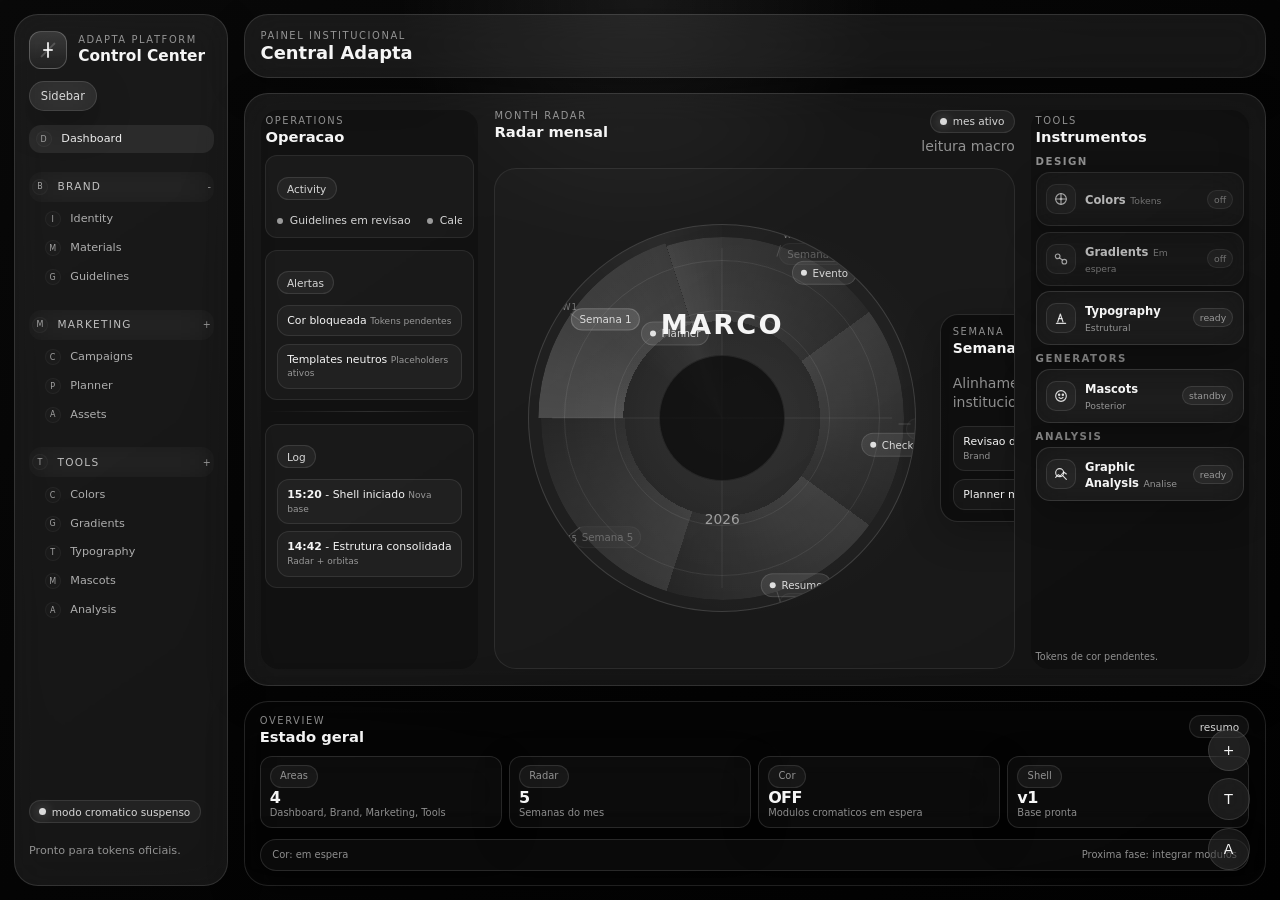
<file: index.html>
<!DOCTYPE html>
<html lang="pt-BR">
  <head>
    <meta charset="UTF-8" />
    <meta name="viewport" content="width=device-width, initial-scale=1.0" />
    <title>Adapta Platform - Control Center</title>
    <link rel="stylesheet" href="./estilos.css" />
  </head>
  <body>
    <div class="app-shell" id="app-shell" data-sidebar="expanded">
      <aside class="sidebar glass-panel">
        <div class="sidebar-top">
          <div class="brand-signature">
            <div class="brand-signature__mark">
              <span></span>
              <span></span>
              <span></span>
            </div>
            <div>
              <p class="eyebrow">Adapta Platform</p>
              <h1>Control Center</h1>
            </div>
          </div>
          <button class="ghost-button sidebar-toggle" id="sidebar-toggle" type="button">
            Sidebar
          </button>
        </div>

        <nav class="sidebar-nav" aria-label="Navegacao principal">
          <a class="nav-link nav-link--active" href="#dashboard">
            <span class="nav-icon">D</span>
            <span class="nav-label">Dashboard</span>
          </a>

          <section class="nav-group">
            <button
              class="nav-group__toggle"
              type="button"
              data-group-toggle="brand"
              aria-expanded="true"
            >
              <span class="nav-icon">B</span>
              <span class="nav-label">Brand</span>
              <span class="nav-caret">-</span>
            </button>
            <div class="nav-group__items" id="group-brand">
              <a class="nav-link nav-link--child" href="#identity">
                <span class="nav-icon">I</span>
                <span class="nav-label">Identity</span>
              </a>
              <a class="nav-link nav-link--child" href="#materials">
                <span class="nav-icon">M</span>
                <span class="nav-label">Materials</span>
              </a>
              <a class="nav-link nav-link--child" href="#guidelines">
                <span class="nav-icon">G</span>
                <span class="nav-label">Guidelines</span>
              </a>
            </div>
          </section>

          <section class="nav-group">
            <button
              class="nav-group__toggle"
              type="button"
              data-group-toggle="marketing"
              aria-expanded="false"
            >
              <span class="nav-icon">M</span>
              <span class="nav-label">Marketing</span>
              <span class="nav-caret">+</span>
            </button>
            <div class="nav-group__items" id="group-marketing" hidden>
              <a class="nav-link nav-link--child" href="#campaigns">
                <span class="nav-icon">C</span>
                <span class="nav-label">Campaigns</span>
              </a>
              <a class="nav-link nav-link--child" href="#planner">
                <span class="nav-icon">P</span>
                <span class="nav-label">Planner</span>
              </a>
              <a class="nav-link nav-link--child" href="#assets">
                <span class="nav-icon">A</span>
                <span class="nav-label">Assets</span>
              </a>
            </div>
          </section>

          <section class="nav-group">
            <button
              class="nav-group__toggle"
              type="button"
              data-group-toggle="tools"
              aria-expanded="false"
            >
              <span class="nav-icon">T</span>
              <span class="nav-label">Tools</span>
              <span class="nav-caret">+</span>
            </button>
            <div class="nav-group__items" id="group-tools" hidden>
              <a class="nav-link nav-link--child" href="#colors">
                <span class="nav-icon">C</span>
                <span class="nav-label">Colors</span>
              </a>
              <a class="nav-link nav-link--child" href="#gradients">
                <span class="nav-icon">G</span>
                <span class="nav-label">Gradients</span>
              </a>
              <a class="nav-link nav-link--child" href="#typography">
                <span class="nav-icon">T</span>
                <span class="nav-label">Typography</span>
              </a>
              <a class="nav-link nav-link--child" href="#mascots">
                <span class="nav-icon">M</span>
                <span class="nav-label">Mascots</span>
              </a>
              <a class="nav-link nav-link--child" href="#analysis">
                <span class="nav-icon">A</span>
                <span class="nav-label">Analysis</span>
              </a>
            </div>
          </section>
        </nav>

        <div class="sidebar-footer">
          <div class="status-pill status-pill--inline">
            <span class="status-dot"></span>
            modo cromatico suspenso
          </div>
          <p class="muted-copy">Pronto para tokens oficiais.</p>
        </div>
      </aside>

      <main class="dashboard" id="dashboard">
        <header class="topbar glass-panel">
          <div>
            <p class="eyebrow">Painel institucional</p>
            <h2>Central Adapta</h2>
          </div>

          <div class="topbar-actions">
          </div>
        </header>

        <section class="control-stage glass-panel">
          <aside class="stage-rail stage-rail--left">
            <div class="stage-rail__header">
              <p class="eyebrow">Operations</p>
              <h3>Operacao</h3>
            </div>

            <div class="rail-section rail-section--activity">
              <p class="section-label">Activity</p>
              <div class="activity-strip">
                <div class="activity-strip__viewport">
                  <div class="activity-strip__track" id="activity-track"></div>
                </div>
              </div>
            </div>

            <div class="rail-section">
              <p class="section-label">Alertas</p>
              <ul class="alert-list" id="alert-list"></ul>
            </div>

            <div class="rail-divider"></div>

            <div class="rail-section">
              <p class="section-label">Log</p>
              <ul class="timeline-list" id="timeline-list"></ul>
            </div>
          </aside>

          <section class="stage-core">
            <div class="stage-core__header">
              <div>
                <p class="eyebrow">Month radar</p>
                <h3>Radar mensal</h3>
              </div>
              <div class="status-stack">
                <span class="status-pill">
                  <span class="status-dot"></span>
                  mes ativo
                </span>
                <span class="mini-note">leitura macro</span>
              </div>
            </div>

            <div class="radar-stage">
              <div class="radar-well">
                <div class="radar-safe">
                  <div class="radar-frame">
                    <div class="radar-scan"></div>
                    <div class="radar-center">
                      <span class="radar-center__month" id="radar-month-label"></span>
                      <span class="radar-center__year">2026</span>
                    </div>
                    <div class="radar-ring radar-ring--outer"></div>
                    <div class="radar-ring radar-ring--inner"></div>
                    <div class="radar-calibration">
                      <span class="radar-calibration__tick radar-calibration__tick--1"></span>
                      <span class="radar-calibration__tick radar-calibration__tick--2"></span>
                      <span class="radar-calibration__tick radar-calibration__tick--3"></span>
                      <span class="radar-calibration__tick radar-calibration__tick--4"></span>
                      <span class="radar-calibration__tick radar-calibration__tick--5"></span>
                      <span class="radar-calibration__label radar-calibration__label--1">W1</span>
                      <span class="radar-calibration__label radar-calibration__label--2">W2</span>
                      <span class="radar-calibration__label radar-calibration__label--3">W3</span>
                      <span class="radar-calibration__label radar-calibration__label--4">W4</span>
                      <span class="radar-calibration__label radar-calibration__label--5">W5</span>
                    </div>
                    <div class="radar-grid"></div>
                    <div class="radar-segments" id="radar-segments"></div>
                    <div class="radar-events" id="radar-events"></div>
                  </div>
                </div>
              </div>

              <div class="radar-focus glass-subpanel">
                <p class="eyebrow">Semana</p>
                <h4 id="week-title">Semana 1</h4>
                <p class="radar-details__copy" id="week-summary"></p>
                <ul class="detail-list" id="week-items"></ul>
              </div>
            </div>

          </section>

          <aside class="stage-rail stage-rail--right">
            <div class="stage-rail__header">
              <p class="eyebrow">Tools</p>
              <h3>Instrumentos</h3>
            </div>

            <div class="tool-groups" id="tool-groups"></div>

            <div class="tool-note">
              Tokens de cor pendentes.
            </div>
          </aside>
        </section>

        <section class="status-deck glass-panel">
          <div class="status-deck__header">
            <div>
              <p class="eyebrow">Overview</p>
              <h3>Estado geral</h3>
            </div>
            <div class="status-pill">resumo</div>
          </div>

          <div class="overview-metrics" id="overview-metrics"></div>

          <div class="overview-strip glass-subpanel">
            <span>Cor: em espera</span>
            <span>Proxima fase: integrar modulos</span>
          </div>
        </section>

        <div class="fab-dock" aria-label="Acoes rapidas">
          <button class="fab fab--primary" type="button" title="Adicionar">
            <span>+</span>
          </button>
          <button class="fab" type="button" title="Tools">
            <span>T</span>
          </button>
          <button class="fab" type="button" title="Acoes">
            <span>A</span>
          </button>
        </div>
      </main>
    </div>

    <script src="./app.js"></script>
  </body>
</html>
</file>
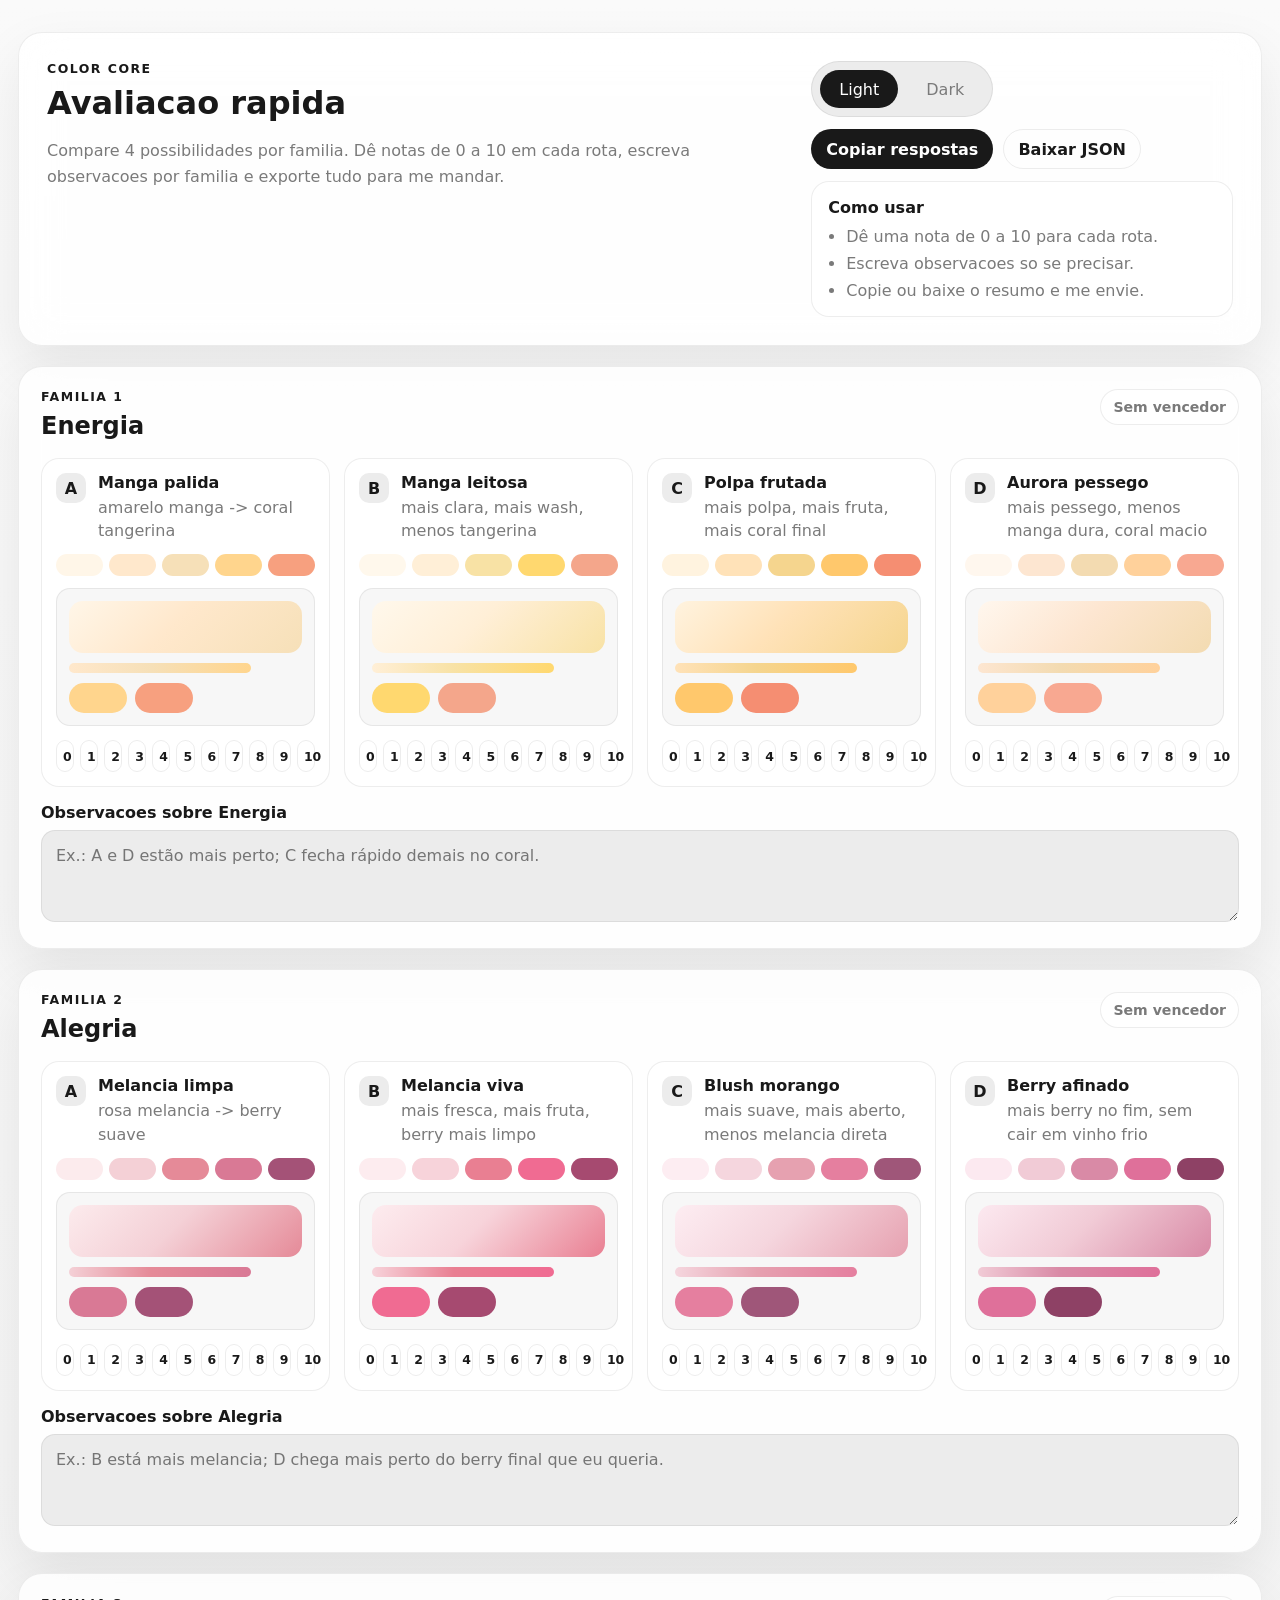
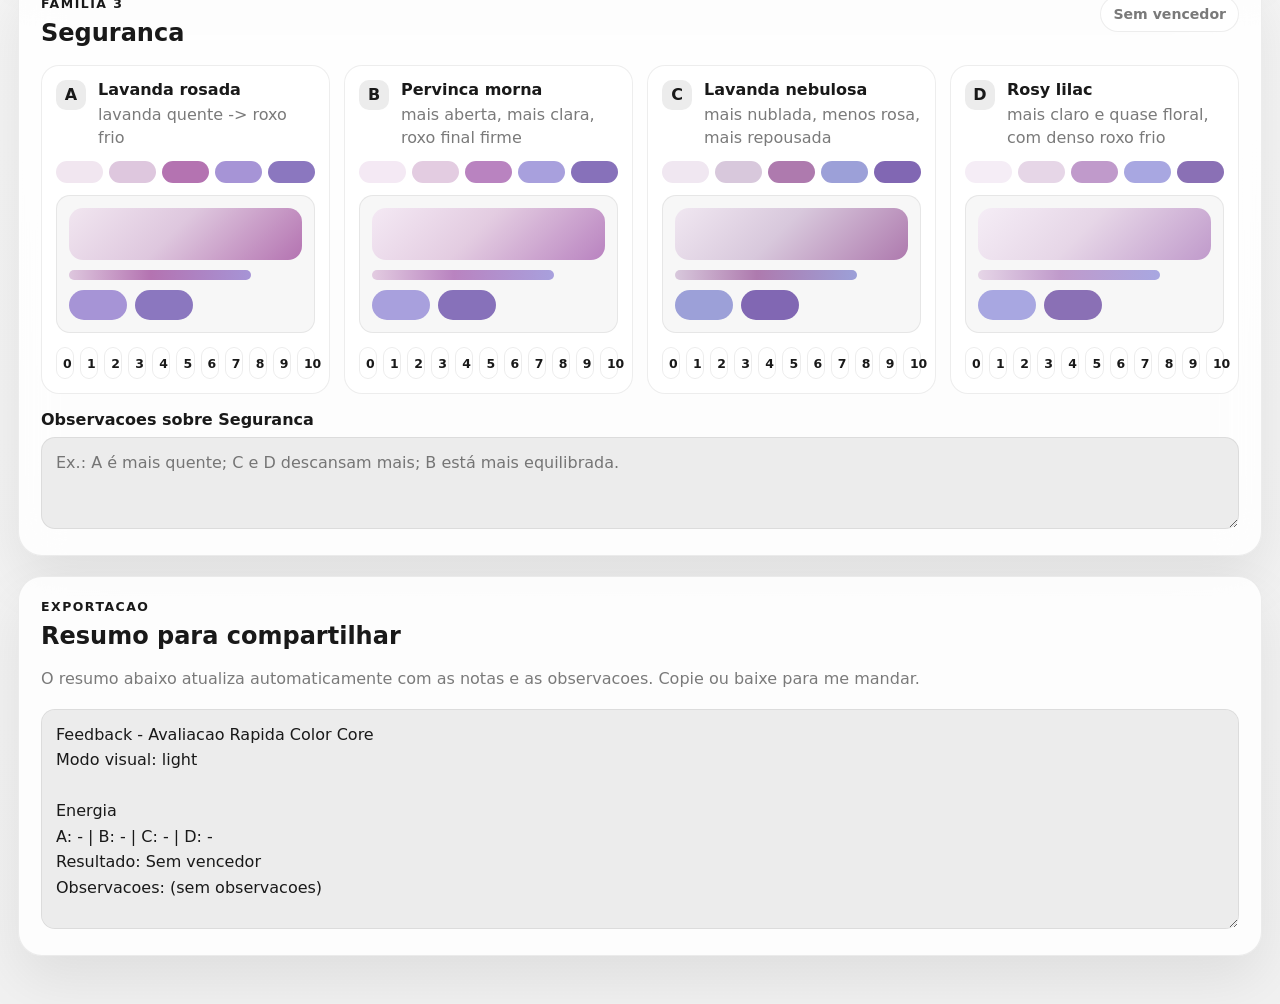
<file: color-core-avaliacao.html>
<!DOCTYPE html>
<html lang="pt-BR">
  <head>
    <meta charset="UTF-8" />
    <meta name="viewport" content="width=device-width, initial-scale=1.0" />
    <title>Adapta - Avaliacao Rapida Color Core</title>
    <link rel="stylesheet" href="./color-core-avaliacao.css" />
  </head>
  <body data-mode="light">
    <main class="page-shell">
      <header class="hero">
        <div class="hero-copy">
          <p class="eyebrow">Color Core</p>
          <h1>Avaliacao rapida</h1>
          <p class="hero-text">
            Compare 4 possibilidades por familia. Dê notas de 0 a 10 em cada
            rota, escreva observacoes por familia e exporte tudo para me mandar.
          </p>
        </div>

        <div class="hero-controls">
          <div class="segmented" role="group" aria-label="Alternar modo">
            <button class="segmented-btn is-active" data-mode-target="light">
              Light
            </button>
            <button class="segmented-btn" data-mode-target="dark">Dark</button>
          </div>

          <div class="action-row">
            <button id="copy-feedback-btn" class="action-btn" type="button">
              Copiar respostas
            </button>
            <button id="download-feedback-btn" class="action-btn ghost" type="button">
              Baixar JSON
            </button>
          </div>

          <div class="legend-card">
            <p class="legend-title">Como usar</p>
            <ul>
              <li>Dê uma nota de 0 a 10 para cada rota.</li>
              <li>Escreva observacoes so se precisar.</li>
              <li>Copie ou baixe o resumo e me envie.</li>
            </ul>
          </div>
        </div>
      </header>

      <section class="family-section">
        <div class="section-head">
          <div>
            <p class="section-kicker">Familia 1</p>
            <h2>Energia</h2>
          </div>
          <div class="winner-box" data-winner-family="energia">Sem vencedor</div>
        </div>

        <div class="option-grid">
          <article
            class="option-card"
            data-family="energia"
            data-option="A"
            style="
              --c1:#FFF6E8;
              --c2:#FFE8CC;
              --c3:#F6E0B8;
              --c4:#FFD58D;
              --c5:#F7A07F;
            "
          >
            <div class="option-head">
              <span class="option-id">A</span>
              <div>
                <strong>Manga palida</strong>
                <p>amarelo manga -> coral tangerina</p>
              </div>
            </div>
            <div class="swatch-line">
              <span></span><span></span><span></span><span></span><span></span>
            </div>
            <div class="mini-scene">
              <div class="mini-field"></div>
              <div class="mini-bar"></div>
              <div class="mini-pills">
                <span></span><span></span>
              </div>
            </div>
            <div class="score-row" data-score-row="energia-A"></div>
          </article>

          <article
            class="option-card"
            data-family="energia"
            data-option="B"
            style="
              --c1:#FFF8EC;
              --c2:#FFEFD7;
              --c3:#F8E2A5;
              --c4:#FFD86F;
              --c5:#F4A68B;
            "
          >
            <div class="option-head">
              <span class="option-id">B</span>
              <div>
                <strong>Manga leitosa</strong>
                <p>mais clara, mais wash, menos tangerina</p>
              </div>
            </div>
            <div class="swatch-line">
              <span></span><span></span><span></span><span></span><span></span>
            </div>
            <div class="mini-scene">
              <div class="mini-field"></div>
              <div class="mini-bar"></div>
              <div class="mini-pills">
                <span></span><span></span>
              </div>
            </div>
            <div class="score-row" data-score-row="energia-B"></div>
          </article>

          <article
            class="option-card"
            data-family="energia"
            data-option="C"
            style="
              --c1:#FFF3DF;
              --c2:#FFE2B8;
              --c3:#F5D58E;
              --c4:#FFC86C;
              --c5:#F58E72;
            "
          >
            <div class="option-head">
              <span class="option-id">C</span>
              <div>
                <strong>Polpa frutada</strong>
                <p>mais polpa, mais fruta, mais coral final</p>
              </div>
            </div>
            <div class="swatch-line">
              <span></span><span></span><span></span><span></span><span></span>
            </div>
            <div class="mini-scene">
              <div class="mini-field"></div>
              <div class="mini-bar"></div>
              <div class="mini-pills">
                <span></span><span></span>
              </div>
            </div>
            <div class="score-row" data-score-row="energia-C"></div>
          </article>

          <article
            class="option-card"
            data-family="energia"
            data-option="D"
            style="
              --c1:#FFF7EE;
              --c2:#FDE6D1;
              --c3:#F3DBB1;
              --c4:#FFD19B;
              --c5:#F8A891;
            "
          >
            <div class="option-head">
              <span class="option-id">D</span>
              <div>
                <strong>Aurora pessego</strong>
                <p>mais pessego, menos manga dura, coral macio</p>
              </div>
            </div>
            <div class="swatch-line">
              <span></span><span></span><span></span><span></span><span></span>
            </div>
            <div class="mini-scene">
              <div class="mini-field"></div>
              <div class="mini-bar"></div>
              <div class="mini-pills">
                <span></span><span></span>
              </div>
            </div>
            <div class="score-row" data-score-row="energia-D"></div>
          </article>
        </div>

        <label class="notes-label" for="notes-energia">Observacoes sobre Energia</label>
        <textarea
          id="notes-energia"
          class="notes-field"
          data-notes-family="energia"
          placeholder="Ex.: A e D estão mais perto; C fecha rápido demais no coral."
        ></textarea>
      </section>

      <section class="family-section">
        <div class="section-head">
          <div>
            <p class="section-kicker">Familia 2</p>
            <h2>Alegria</h2>
          </div>
          <div class="winner-box" data-winner-family="alegria">Sem vencedor</div>
        </div>

        <div class="option-grid">
          <article
            class="option-card"
            data-family="alegria"
            data-option="A"
            style="
              --c1:#FCEBED;
              --c2:#F4D0D6;
              --c3:#E58A98;
              --c4:#D97995;
              --c5:#A45277;
            "
          >
            <div class="option-head">
              <span class="option-id">A</span>
              <div>
                <strong>Melancia limpa</strong>
                <p>rosa melancia -> berry suave</p>
              </div>
            </div>
            <div class="swatch-line">
              <span></span><span></span><span></span><span></span><span></span>
            </div>
            <div class="mini-scene">
              <div class="mini-field"></div>
              <div class="mini-bar"></div>
              <div class="mini-pills">
                <span></span><span></span>
              </div>
            </div>
            <div class="score-row" data-score-row="alegria-A"></div>
          </article>

          <article
            class="option-card"
            data-family="alegria"
            data-option="B"
            style="
              --c1:#FDECEF;
              --c2:#F7D3DA;
              --c3:#E97F92;
              --c4:#F06B92;
              --c5:#A64A70;
            "
          >
            <div class="option-head">
              <span class="option-id">B</span>
              <div>
                <strong>Melancia viva</strong>
                <p>mais fresca, mais fruta, berry mais limpo</p>
              </div>
            </div>
            <div class="swatch-line">
              <span></span><span></span><span></span><span></span><span></span>
            </div>
            <div class="mini-scene">
              <div class="mini-field"></div>
              <div class="mini-bar"></div>
              <div class="mini-pills">
                <span></span><span></span>
              </div>
            </div>
            <div class="score-row" data-score-row="alegria-B"></div>
          </article>

          <article
            class="option-card"
            data-family="alegria"
            data-option="C"
            style="
              --c1:#FDEDF2;
              --c2:#F5D6DE;
              --c3:#E6A1B0;
              --c4:#E57F9F;
              --c5:#9F5679;
            "
          >
            <div class="option-head">
              <span class="option-id">C</span>
              <div>
                <strong>Blush morango</strong>
                <p>mais suave, mais aberto, menos melancia direta</p>
              </div>
            </div>
            <div class="swatch-line">
              <span></span><span></span><span></span><span></span><span></span>
            </div>
            <div class="mini-scene">
              <div class="mini-field"></div>
              <div class="mini-bar"></div>
              <div class="mini-pills">
                <span></span><span></span>
              </div>
            </div>
            <div class="score-row" data-score-row="alegria-C"></div>
          </article>

          <article
            class="option-card"
            data-family="alegria"
            data-option="D"
            style="
              --c1:#FCE9F0;
              --c2:#F1CBD6;
              --c3:#D98AA6;
              --c4:#DF709A;
              --c5:#8E4165;
            "
          >
            <div class="option-head">
              <span class="option-id">D</span>
              <div>
                <strong>Berry afinado</strong>
                <p>mais berry no fim, sem cair em vinho frio</p>
              </div>
            </div>
            <div class="swatch-line">
              <span></span><span></span><span></span><span></span><span></span>
            </div>
            <div class="mini-scene">
              <div class="mini-field"></div>
              <div class="mini-bar"></div>
              <div class="mini-pills">
                <span></span><span></span>
              </div>
            </div>
            <div class="score-row" data-score-row="alegria-D"></div>
          </article>
        </div>

        <label class="notes-label" for="notes-alegria">Observacoes sobre Alegria</label>
        <textarea
          id="notes-alegria"
          class="notes-field"
          data-notes-family="alegria"
          placeholder="Ex.: B está mais melancia; D chega mais perto do berry final que eu queria."
        ></textarea>
      </section>

      <section class="family-section">
        <div class="section-head">
          <div>
            <p class="section-kicker">Familia 3</p>
            <h2>Seguranca</h2>
          </div>
          <div class="winner-box" data-winner-family="seguranca">Sem vencedor</div>
        </div>

        <div class="option-grid">
          <article
            class="option-card"
            data-family="seguranca"
            data-option="A"
            style="
              --c1:#F1E6F0;
              --c2:#DEC7DE;
              --c3:#B473B1;
              --c4:#A694D6;
              --c5:#8B77BF;
            "
          >
            <div class="option-head">
              <span class="option-id">A</span>
              <div>
                <strong>Lavanda rosada</strong>
                <p>lavanda quente -> roxo frio</p>
              </div>
            </div>
            <div class="swatch-line">
              <span></span><span></span><span></span><span></span><span></span>
            </div>
            <div class="mini-scene">
              <div class="mini-field"></div>
              <div class="mini-bar"></div>
              <div class="mini-pills">
                <span></span><span></span>
              </div>
            </div>
            <div class="score-row" data-score-row="seguranca-A"></div>
          </article>

          <article
            class="option-card"
            data-family="seguranca"
            data-option="B"
            style="
              --c1:#F4E9F4;
              --c2:#E3CCE1;
              --c3:#B983C0;
              --c4:#A8A0DD;
              --c5:#8771BA;
            "
          >
            <div class="option-head">
              <span class="option-id">B</span>
              <div>
                <strong>Pervinca morna</strong>
                <p>mais aberta, mais clara, roxo final firme</p>
              </div>
            </div>
            <div class="swatch-line">
              <span></span><span></span><span></span><span></span><span></span>
            </div>
            <div class="mini-scene">
              <div class="mini-field"></div>
              <div class="mini-bar"></div>
              <div class="mini-pills">
                <span></span><span></span>
              </div>
            </div>
            <div class="score-row" data-score-row="seguranca-B"></div>
          </article>

          <article
            class="option-card"
            data-family="seguranca"
            data-option="C"
            style="
              --c1:#F0E7F1;
              --c2:#D8C8DC;
              --c3:#AE7AAE;
              --c4:#9CA0D8;
              --c5:#8167B3;
            "
          >
            <div class="option-head">
              <span class="option-id">C</span>
              <div>
                <strong>Lavanda nebulosa</strong>
                <p>mais nublada, menos rosa, mais repousada</p>
              </div>
            </div>
            <div class="swatch-line">
              <span></span><span></span><span></span><span></span><span></span>
            </div>
            <div class="mini-scene">
              <div class="mini-field"></div>
              <div class="mini-bar"></div>
              <div class="mini-pills">
                <span></span><span></span>
              </div>
            </div>
            <div class="score-row" data-score-row="seguranca-C"></div>
          </article>

          <article
            class="option-card"
            data-family="seguranca"
            data-option="D"
            style="
              --c1:#F5EDF6;
              --c2:#E6D6E7;
              --c3:#C09ACB;
              --c4:#A8A7E1;
              --c5:#8A70B5;
            "
          >
            <div class="option-head">
              <span class="option-id">D</span>
              <div>
                <strong>Rosy lilac</strong>
                <p>mais claro e quase floral, com denso roxo frio</p>
              </div>
            </div>
            <div class="swatch-line">
              <span></span><span></span><span></span><span></span><span></span>
            </div>
            <div class="mini-scene">
              <div class="mini-field"></div>
              <div class="mini-bar"></div>
              <div class="mini-pills">
                <span></span><span></span>
              </div>
            </div>
            <div class="score-row" data-score-row="seguranca-D"></div>
          </article>
        </div>

        <label class="notes-label" for="notes-seguranca">Observacoes sobre Seguranca</label>
        <textarea
          id="notes-seguranca"
          class="notes-field"
          data-notes-family="seguranca"
          placeholder="Ex.: A é mais quente; C e D descansam mais; B está mais equilibrada."
        ></textarea>
      </section>

      <section class="panel export-panel">
        <div class="panel-heading">
          <div>
            <p class="section-kicker">Exportacao</p>
            <h2>Resumo para compartilhar</h2>
          </div>
          <p class="section-note">
            O resumo abaixo atualiza automaticamente com as notas e as
            observacoes. Copie ou baixe para me mandar.
          </p>
        </div>

        <textarea
          id="feedback-export"
          class="export-output"
          readonly
          aria-label="Resumo exportavel da avaliacao"
        ></textarea>
      </section>
    </main>

    <script src="./color-core-avaliacao.js"></script>
  </body>
</html>
</file>
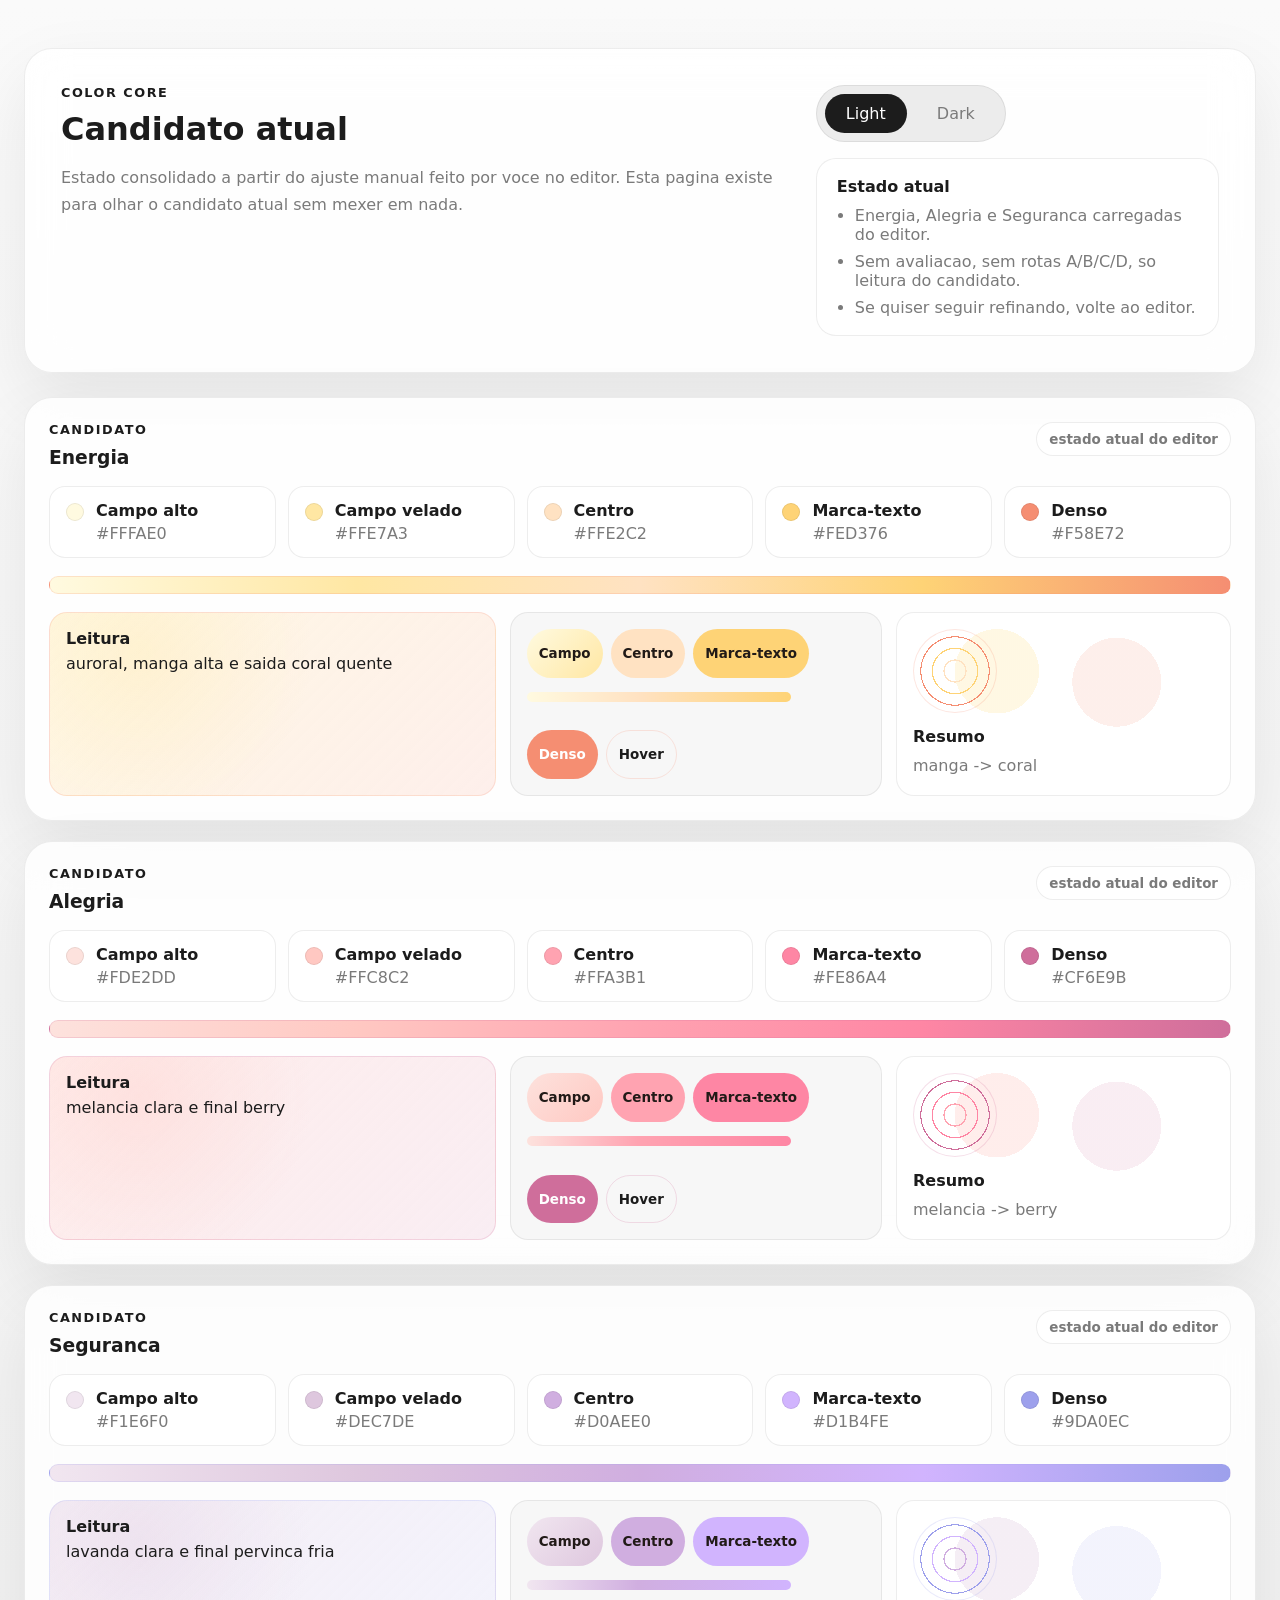
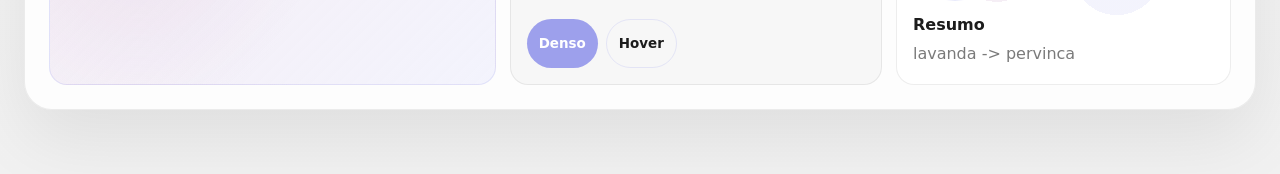
<file: color-core-candidato-atual.html>
<!DOCTYPE html>
<html lang="pt-BR">
  <head>
    <meta charset="UTF-8" />
    <meta name="viewport" content="width=device-width, initial-scale=1.0" />
    <title>Adapta - Color Core Candidato Atual</title>
    <link rel="stylesheet" href="./color-core-familias.css" />
  </head>
  <body data-mode="light">
    <main class="page-shell">
      <header class="hero">
        <div class="hero-copy">
          <p class="eyebrow">Color Core</p>
          <h1>Candidato atual</h1>
          <p class="hero-text">
            Estado consolidado a partir do ajuste manual feito por voce no editor.
            Esta pagina existe para olhar o candidato atual sem mexer em nada.
          </p>
        </div>

        <div class="hero-controls">
          <div class="segmented" role="group" aria-label="Alternar modo">
            <button class="segmented-btn is-active" data-mode-target="light">
              Light
            </button>
            <button class="segmented-btn" data-mode-target="dark">Dark</button>
          </div>

          <div class="legend-card">
            <p class="legend-title">Estado atual</p>
            <ul>
              <li>Energia, Alegria e Seguranca carregadas do editor.</li>
              <li>Sem avaliacao, sem rotas A/B/C/D, so leitura do candidato.</li>
              <li>Se quiser seguir refinando, volte ao editor.</li>
            </ul>
          </div>
        </div>
      </header>

      <section class="family-grid">
        <article
          class="family-card"
          style="
            --field-high: #FFFAE0;
            --field-low: #FFE7A3;
            --center: #FFE2C2;
            --accent-a: #FED376;
            --accent-b: #F58E72;
            --field-a: rgba(255, 231, 163, 0.30);
            --field-b: rgba(245, 142, 114, 0.14);
            --line-a: rgba(245, 142, 114, 0.22);
          "
        >
          <div class="family-head">
            <div>
              <p class="preview-kicker">Candidato</p>
              <h3>Energia</h3>
            </div>
            <span class="family-badge">estado atual do editor</span>
          </div>

          <div class="token-row">
            <div class="token-block"><span class="token-dot field-high"></span><div><strong>Campo alto</strong><p>#FFFAE0</p></div></div>
            <div class="token-block"><span class="token-dot field-low"></span><div><strong>Campo velado</strong><p>#FFE7A3</p></div></div>
            <div class="token-block"><span class="token-dot center"></span><div><strong>Centro</strong><p>#FFE2C2</p></div></div>
            <div class="token-block"><span class="token-dot accent-a"></span><div><strong>Marca-texto</strong><p>#FED376</p></div></div>
            <div class="token-block"><span class="token-dot accent-b"></span><div><strong>Denso</strong><p>#F58E72</p></div></div>
          </div>

          <div class="family-spectrum"></div>

          <div class="sample-grid">
            <div class="sample-card field-sample"><strong>Leitura</strong><p>auroral, manga alta e saida coral quente</p></div>
            <div class="sample-card interface-sample">
              <div class="sample-topbar"><span class="sample-chip chip-field">Campo</span><span class="sample-chip chip-center">Centro</span><span class="sample-chip chip-a">Marca-texto</span></div>
              <div class="sample-line"></div>
              <div class="sample-pills"><span class="sample-pill pill-b">Denso</span><span class="sample-pill pill-outline">Hover</span></div>
            </div>
            <div class="sample-card poster-sample"><div class="poster-orbit"></div><div class="poster-copy"><strong>Resumo</strong><p>manga -> coral</p></div></div>
          </div>
        </article>

        <article
          class="family-card"
          style="
            --field-high: #FDE2DD;
            --field-low: #FFC8C2;
            --center: #FFA3B1;
            --accent-a: #FE86A4;
            --accent-b: #CF6E9B;
            --field-a: rgba(255, 200, 194, 0.32);
            --field-b: rgba(207, 110, 155, 0.12);
            --line-a: rgba(207, 110, 155, 0.22);
          "
        >
          <div class="family-head">
            <div>
              <p class="preview-kicker">Candidato</p>
              <h3>Alegria</h3>
            </div>
            <span class="family-badge">estado atual do editor</span>
          </div>

          <div class="token-row">
            <div class="token-block"><span class="token-dot field-high"></span><div><strong>Campo alto</strong><p>#FDE2DD</p></div></div>
            <div class="token-block"><span class="token-dot field-low"></span><div><strong>Campo velado</strong><p>#FFC8C2</p></div></div>
            <div class="token-block"><span class="token-dot center"></span><div><strong>Centro</strong><p>#FFA3B1</p></div></div>
            <div class="token-block"><span class="token-dot accent-a"></span><div><strong>Marca-texto</strong><p>#FE86A4</p></div></div>
            <div class="token-block"><span class="token-dot accent-b"></span><div><strong>Denso</strong><p>#CF6E9B</p></div></div>
          </div>

          <div class="family-spectrum"></div>

          <div class="sample-grid">
            <div class="sample-card field-sample"><strong>Leitura</strong><p>melancia clara e final berry</p></div>
            <div class="sample-card interface-sample">
              <div class="sample-topbar"><span class="sample-chip chip-field">Campo</span><span class="sample-chip chip-center">Centro</span><span class="sample-chip chip-a">Marca-texto</span></div>
              <div class="sample-line"></div>
              <div class="sample-pills"><span class="sample-pill pill-b">Denso</span><span class="sample-pill pill-outline">Hover</span></div>
            </div>
            <div class="sample-card poster-sample"><div class="poster-orbit"></div><div class="poster-copy"><strong>Resumo</strong><p>melancia -> berry</p></div></div>
          </div>
        </article>

        <article
          class="family-card"
          style="
            --field-high: #F1E6F0;
            --field-low: #DEC7DE;
            --center: #D0AEE0;
            --accent-a: #D1B4FE;
            --accent-b: #9DA0EC;
            --field-a: rgba(222, 199, 222, 0.30);
            --field-b: rgba(157, 160, 236, 0.12);
            --line-a: rgba(157, 160, 236, 0.22);
          "
        >
          <div class="family-head">
            <div>
              <p class="preview-kicker">Candidato</p>
              <h3>Seguranca</h3>
            </div>
            <span class="family-badge">estado atual do editor</span>
          </div>

          <div class="token-row">
            <div class="token-block"><span class="token-dot field-high"></span><div><strong>Campo alto</strong><p>#F1E6F0</p></div></div>
            <div class="token-block"><span class="token-dot field-low"></span><div><strong>Campo velado</strong><p>#DEC7DE</p></div></div>
            <div class="token-block"><span class="token-dot center"></span><div><strong>Centro</strong><p>#D0AEE0</p></div></div>
            <div class="token-block"><span class="token-dot accent-a"></span><div><strong>Marca-texto</strong><p>#D1B4FE</p></div></div>
            <div class="token-block"><span class="token-dot accent-b"></span><div><strong>Denso</strong><p>#9DA0EC</p></div></div>
          </div>

          <div class="family-spectrum"></div>

          <div class="sample-grid">
            <div class="sample-card field-sample"><strong>Leitura</strong><p>lavanda clara e final pervinca fria</p></div>
            <div class="sample-card interface-sample">
              <div class="sample-topbar"><span class="sample-chip chip-field">Campo</span><span class="sample-chip chip-center">Centro</span><span class="sample-chip chip-a">Marca-texto</span></div>
              <div class="sample-line"></div>
              <div class="sample-pills"><span class="sample-pill pill-b">Denso</span><span class="sample-pill pill-outline">Hover</span></div>
            </div>
            <div class="sample-card poster-sample"><div class="poster-orbit"></div><div class="poster-copy"><strong>Resumo</strong><p>lavanda -> pervinca</p></div></div>
          </div>
        </article>
      </section>
    </main>

    <script src="./app.js"></script>
  </body>
</html>
</file>
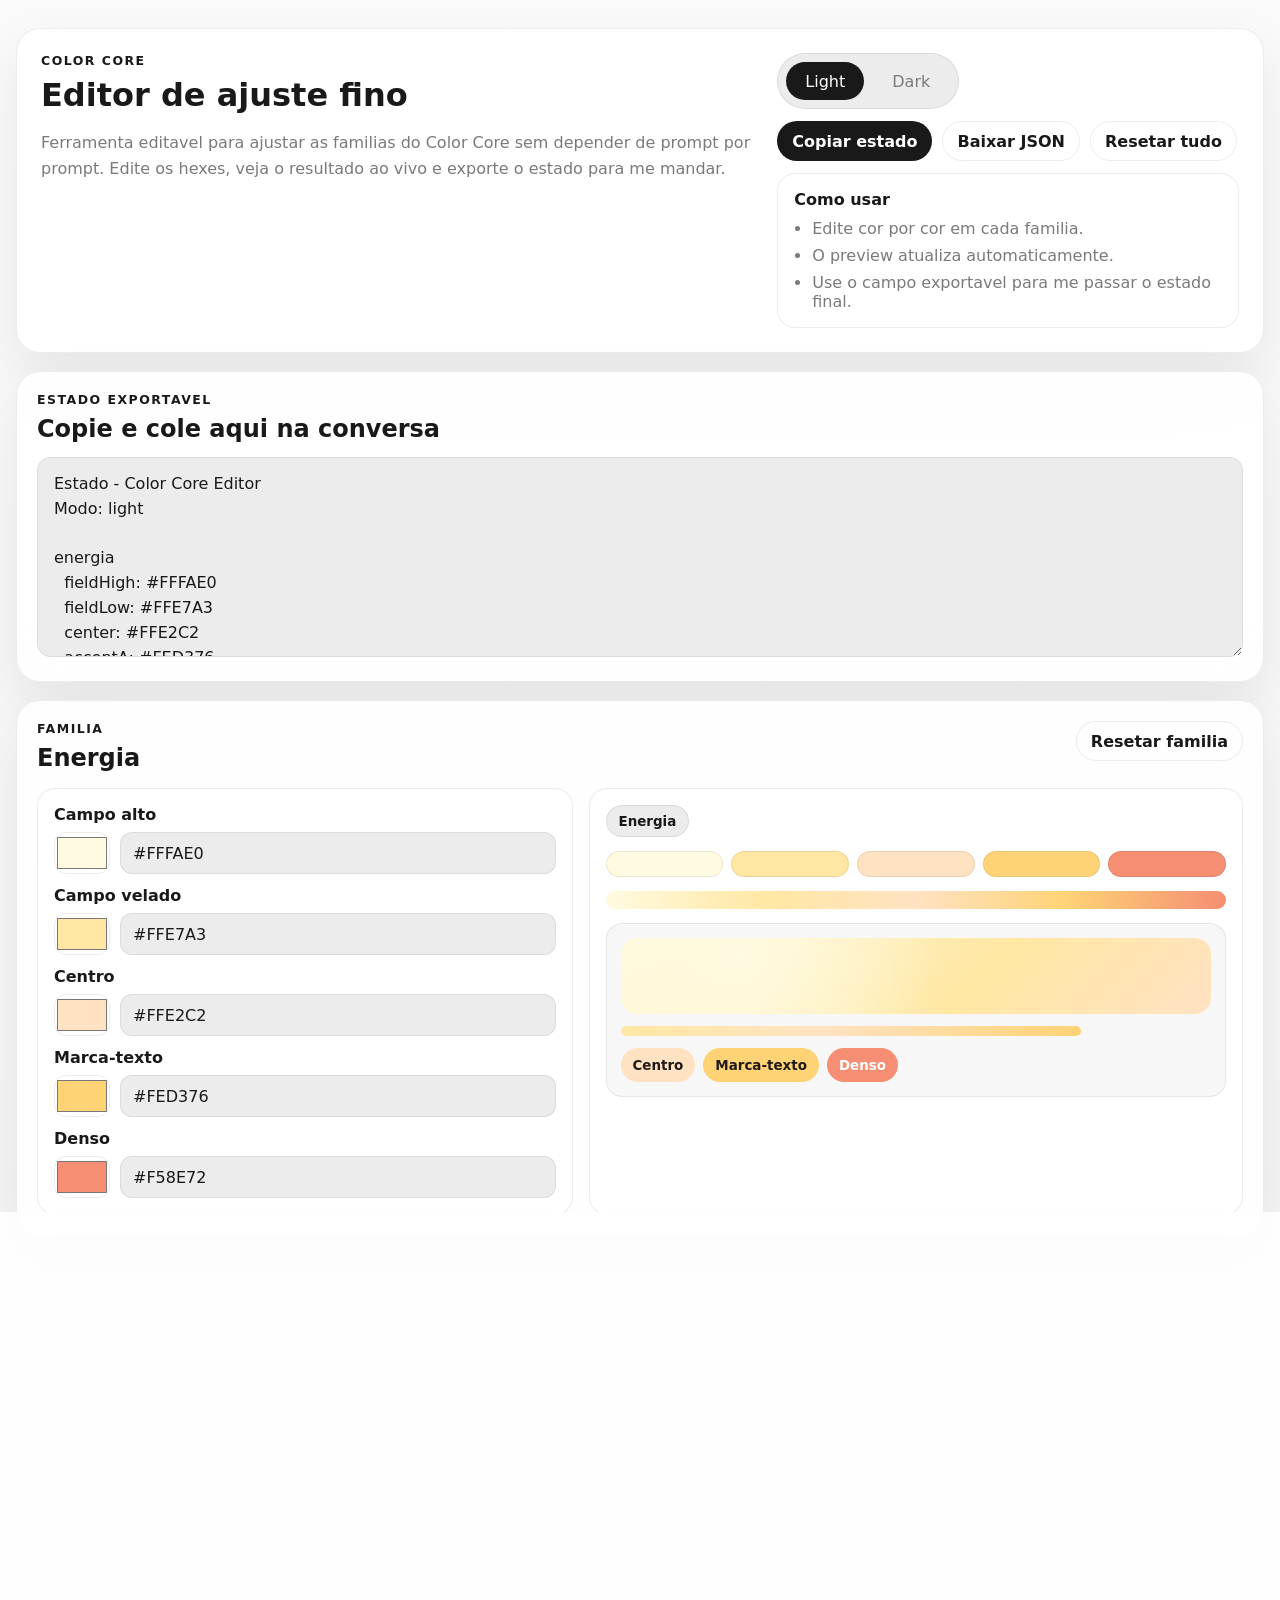
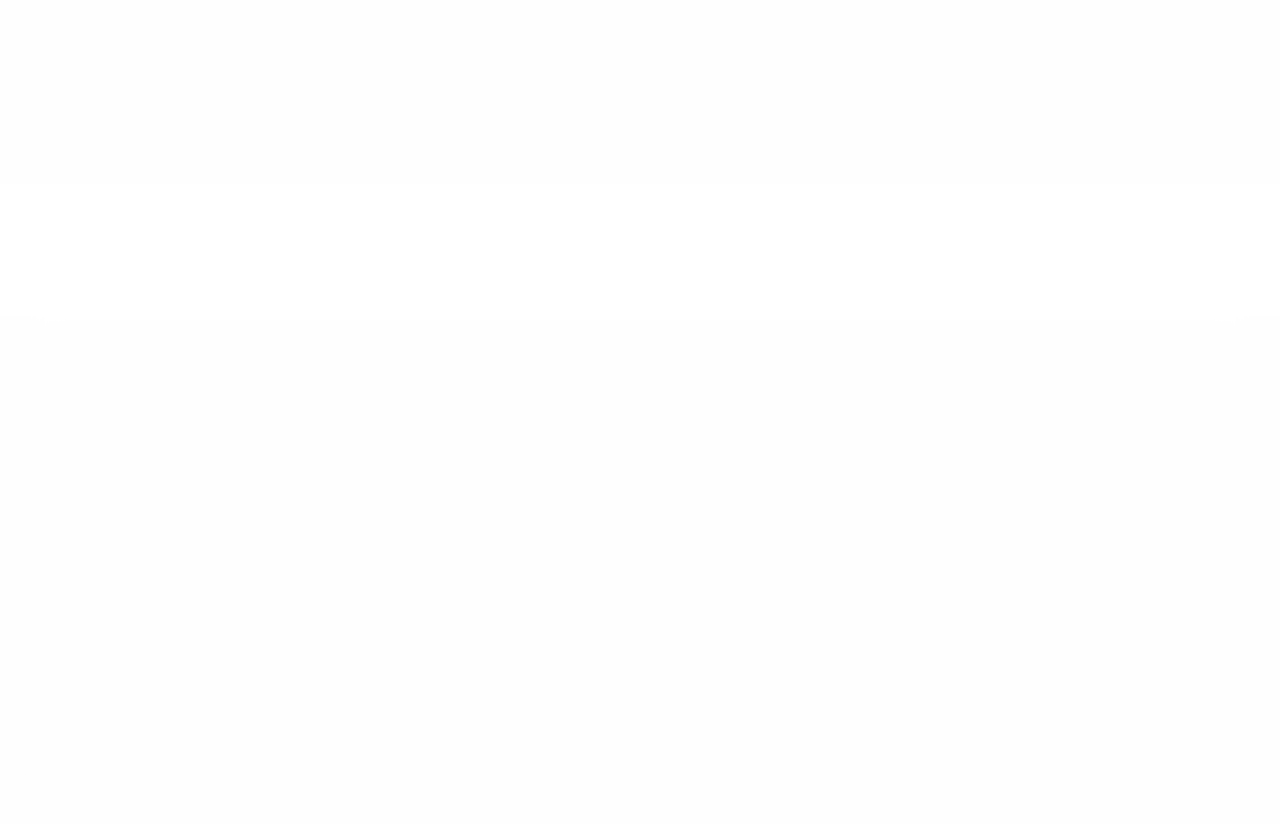
<file: color-core-editor.html>
<!DOCTYPE html>
<html lang="pt-BR">
  <head>
    <meta charset="UTF-8" />
    <meta name="viewport" content="width=device-width, initial-scale=1.0" />
    <title>Adapta - Color Core Editor</title>
    <link rel="stylesheet" href="./color-core-editor.css" />
  </head>
  <body data-mode="light">
    <main class="page-shell">
      <header class="hero">
        <div class="hero-copy">
          <p class="eyebrow">Color Core</p>
          <h1>Editor de ajuste fino</h1>
          <p class="hero-text">
            Ferramenta editavel para ajustar as familias do Color Core sem
            depender de prompt por prompt. Edite os hexes, veja o resultado ao
            vivo e exporte o estado para me mandar.
          </p>
        </div>

        <div class="hero-controls">
          <div class="segmented" role="group" aria-label="Alternar modo">
            <button class="segmented-btn is-active" data-mode-target="light">
              Light
            </button>
            <button class="segmented-btn" data-mode-target="dark">Dark</button>
          </div>

          <div class="toolbar">
            <button type="button" class="action-btn" id="copy-state-btn">
              Copiar estado
            </button>
            <button type="button" class="action-btn ghost" id="download-state-btn">
              Baixar JSON
            </button>
            <button type="button" class="action-btn ghost" id="reset-all-btn">
              Resetar tudo
            </button>
          </div>

          <div class="legend-card">
            <p class="legend-title">Como usar</p>
            <ul>
              <li>Edite cor por cor em cada familia.</li>
              <li>O preview atualiza automaticamente.</li>
              <li>Use o campo exportavel para me passar o estado final.</li>
            </ul>
          </div>
        </div>
      </header>

      <section class="panel export-panel">
        <div class="panel-heading">
          <div>
            <p class="section-kicker">Estado exportavel</p>
            <h2>Copie e cole aqui na conversa</h2>
          </div>
        </div>
        <textarea id="export-output" class="export-output" readonly></textarea>
      </section>

      <section class="editor-grid">
        <article class="editor-card" data-family-card="energia">
          <div class="editor-head">
            <div>
              <p class="preview-kicker">Familia</p>
              <h2>Energia</h2>
            </div>
            <button type="button" class="mini-btn" data-reset-family="energia">
              Resetar familia
            </button>
          </div>

          <div class="editor-body">
            <div class="controls-panel">
              <div class="token-control" data-token="fieldHigh">
                <label>Campo alto</label>
                <div class="input-row">
                  <input type="color" data-color-input data-family="energia" data-token="fieldHigh" />
                  <input type="text" data-text-input data-family="energia" data-token="fieldHigh" />
                </div>
              </div>
              <div class="token-control" data-token="fieldLow">
                <label>Campo velado</label>
                <div class="input-row">
                  <input type="color" data-color-input data-family="energia" data-token="fieldLow" />
                  <input type="text" data-text-input data-family="energia" data-token="fieldLow" />
                </div>
              </div>
              <div class="token-control" data-token="center">
                <label>Centro</label>
                <div class="input-row">
                  <input type="color" data-color-input data-family="energia" data-token="center" />
                  <input type="text" data-text-input data-family="energia" data-token="center" />
                </div>
              </div>
              <div class="token-control" data-token="accentA">
                <label>Marca-texto</label>
                <div class="input-row">
                  <input type="color" data-color-input data-family="energia" data-token="accentA" />
                  <input type="text" data-text-input data-family="energia" data-token="accentA" />
                </div>
              </div>
              <div class="token-control" data-token="accentB">
                <label>Denso</label>
                <div class="input-row">
                  <input type="color" data-color-input data-family="energia" data-token="accentB" />
                  <input type="text" data-text-input data-family="energia" data-token="accentB" />
                </div>
              </div>
            </div>

            <div class="preview-panel family-preview" data-preview-family="energia">
              <div class="preview-badge">Energia</div>
              <div class="swatch-line">
                <span class="swatch field-high"></span>
                <span class="swatch field-low"></span>
                <span class="swatch center"></span>
                <span class="swatch accent-a"></span>
                <span class="swatch accent-b"></span>
              </div>
              <div class="spectrum-bar"></div>
              <div class="preview-scene">
                <div class="preview-field"></div>
                <div class="preview-bar"></div>
                <div class="preview-pills">
                  <span class="pill center-pill">Centro</span>
                  <span class="pill accent-pill">Marca-texto</span>
                  <span class="pill dense-pill">Denso</span>
                </div>
              </div>
            </div>
          </div>
        </article>

        <article class="editor-card" data-family-card="alegria">
          <div class="editor-head">
            <div>
              <p class="preview-kicker">Familia</p>
              <h2>Alegria</h2>
            </div>
            <button type="button" class="mini-btn" data-reset-family="alegria">
              Resetar familia
            </button>
          </div>

          <div class="editor-body">
            <div class="controls-panel">
              <div class="token-control">
                <label>Campo alto</label>
                <div class="input-row">
                  <input type="color" data-color-input data-family="alegria" data-token="fieldHigh" />
                  <input type="text" data-text-input data-family="alegria" data-token="fieldHigh" />
                </div>
              </div>
              <div class="token-control">
                <label>Campo velado</label>
                <div class="input-row">
                  <input type="color" data-color-input data-family="alegria" data-token="fieldLow" />
                  <input type="text" data-text-input data-family="alegria" data-token="fieldLow" />
                </div>
              </div>
              <div class="token-control">
                <label>Centro</label>
                <div class="input-row">
                  <input type="color" data-color-input data-family="alegria" data-token="center" />
                  <input type="text" data-text-input data-family="alegria" data-token="center" />
                </div>
              </div>
              <div class="token-control">
                <label>Marca-texto</label>
                <div class="input-row">
                  <input type="color" data-color-input data-family="alegria" data-token="accentA" />
                  <input type="text" data-text-input data-family="alegria" data-token="accentA" />
                </div>
              </div>
              <div class="token-control">
                <label>Denso</label>
                <div class="input-row">
                  <input type="color" data-color-input data-family="alegria" data-token="accentB" />
                  <input type="text" data-text-input data-family="alegria" data-token="accentB" />
                </div>
              </div>
            </div>

            <div class="preview-panel family-preview" data-preview-family="alegria">
              <div class="preview-badge">Alegria</div>
              <div class="swatch-line">
                <span class="swatch field-high"></span>
                <span class="swatch field-low"></span>
                <span class="swatch center"></span>
                <span class="swatch accent-a"></span>
                <span class="swatch accent-b"></span>
              </div>
              <div class="spectrum-bar"></div>
              <div class="preview-scene">
                <div class="preview-field"></div>
                <div class="preview-bar"></div>
                <div class="preview-pills">
                  <span class="pill center-pill">Centro</span>
                  <span class="pill accent-pill">Marca-texto</span>
                  <span class="pill dense-pill">Denso</span>
                </div>
              </div>
            </div>
          </div>
        </article>

        <article class="editor-card" data-family-card="seguranca">
          <div class="editor-head">
            <div>
              <p class="preview-kicker">Familia</p>
              <h2>Seguranca</h2>
            </div>
            <button type="button" class="mini-btn" data-reset-family="seguranca">
              Resetar familia
            </button>
          </div>

          <div class="editor-body">
            <div class="controls-panel">
              <div class="token-control">
                <label>Campo alto</label>
                <div class="input-row">
                  <input type="color" data-color-input data-family="seguranca" data-token="fieldHigh" />
                  <input type="text" data-text-input data-family="seguranca" data-token="fieldHigh" />
                </div>
              </div>
              <div class="token-control">
                <label>Campo velado</label>
                <div class="input-row">
                  <input type="color" data-color-input data-family="seguranca" data-token="fieldLow" />
                  <input type="text" data-text-input data-family="seguranca" data-token="fieldLow" />
                </div>
              </div>
              <div class="token-control">
                <label>Centro</label>
                <div class="input-row">
                  <input type="color" data-color-input data-family="seguranca" data-token="center" />
                  <input type="text" data-text-input data-family="seguranca" data-token="center" />
                </div>
              </div>
              <div class="token-control">
                <label>Marca-texto</label>
                <div class="input-row">
                  <input type="color" data-color-input data-family="seguranca" data-token="accentA" />
                  <input type="text" data-text-input data-family="seguranca" data-token="accentA" />
                </div>
              </div>
              <div class="token-control">
                <label>Denso</label>
                <div class="input-row">
                  <input type="color" data-color-input data-family="seguranca" data-token="accentB" />
                  <input type="text" data-text-input data-family="seguranca" data-token="accentB" />
                </div>
              </div>
            </div>

            <div class="preview-panel family-preview" data-preview-family="seguranca">
              <div class="preview-badge">Seguranca</div>
              <div class="swatch-line">
                <span class="swatch field-high"></span>
                <span class="swatch field-low"></span>
                <span class="swatch center"></span>
                <span class="swatch accent-a"></span>
                <span class="swatch accent-b"></span>
              </div>
              <div class="spectrum-bar"></div>
              <div class="preview-scene">
                <div class="preview-field"></div>
                <div class="preview-bar"></div>
                <div class="preview-pills">
                  <span class="pill center-pill">Centro</span>
                  <span class="pill accent-pill">Marca-texto</span>
                  <span class="pill dense-pill">Denso</span>
                </div>
              </div>
            </div>
          </div>
        </article>
      </section>
    </main>

    <script src="./color-core-editor.js"></script>
  </body>
</html>
</file>
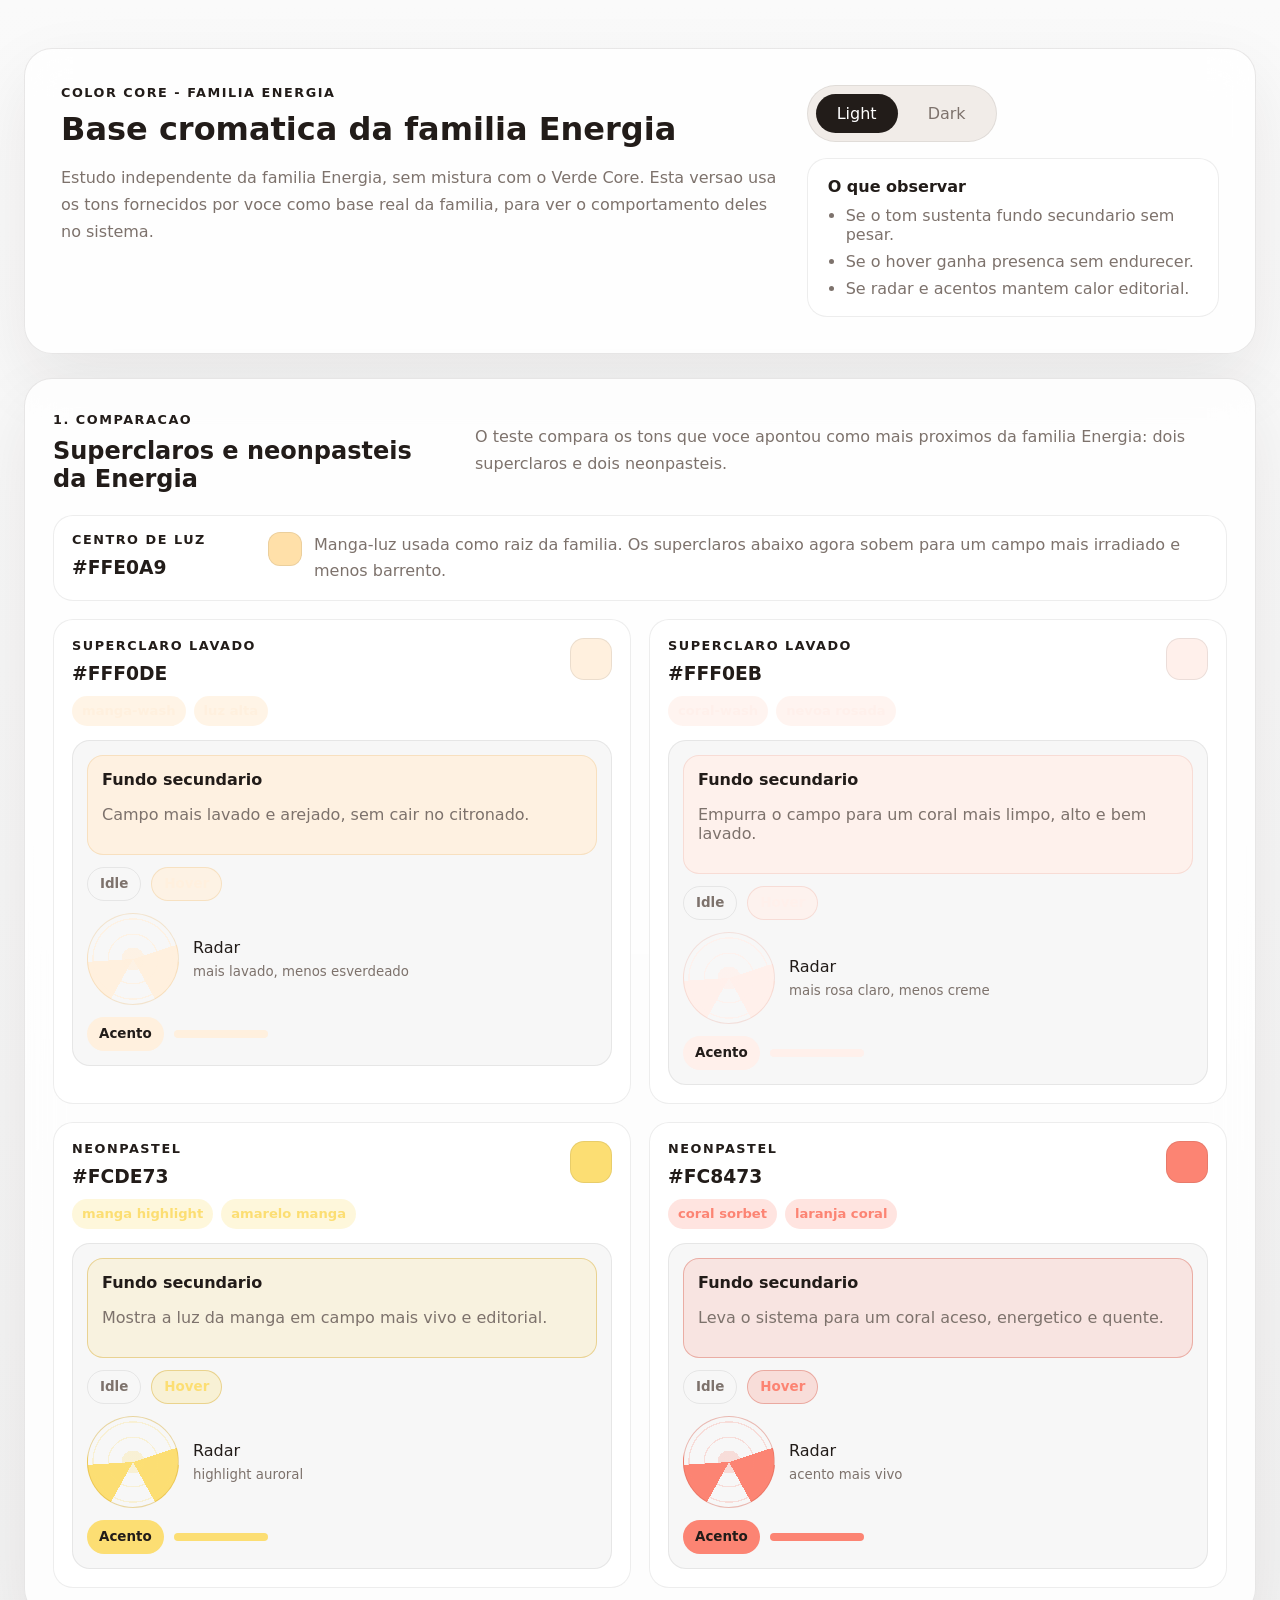
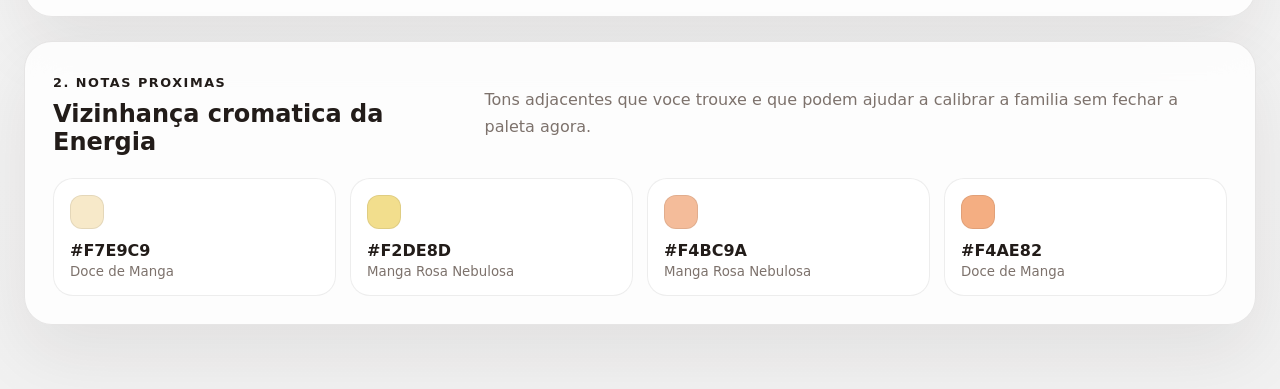
<file: color-core-energia.html>
<!DOCTYPE html>
<html lang="pt-BR">
  <head>
    <meta charset="UTF-8" />
    <meta name="viewport" content="width=device-width, initial-scale=1.0" />
    <title>Adapta - Color Core Energia</title>
    <link rel="stylesheet" href="./color-core-energia.css" />
  </head>
  <body data-mode="light">
    <main class="page-shell">
      <header class="hero">
        <div class="hero-copy">
          <p class="eyebrow">Color Core - familia Energia</p>
          <h1>Base cromatica da familia Energia</h1>
          <p class="hero-text">
            Estudo independente da familia Energia, sem mistura com o Verde
            Core. Esta versao usa os tons fornecidos por voce como base real da
            familia, para ver o comportamento deles no sistema.
          </p>
        </div>

        <div class="hero-controls">
          <div class="segmented" role="group" aria-label="Alternar modo">
            <button class="segmented-btn is-active" data-mode-target="light">
              Light
            </button>
            <button class="segmented-btn" data-mode-target="dark">Dark</button>
          </div>

          <div class="legend-card">
            <p class="legend-title">O que observar</p>
            <ul>
              <li>Se o tom sustenta fundo secundario sem pesar.</li>
              <li>Se o hover ganha presenca sem endurecer.</li>
              <li>Se radar e acentos mantem calor editorial.</li>
            </ul>
          </div>
        </div>
      </header>

      <section class="panel">
        <div class="panel-heading">
          <div>
            <p class="section-kicker">1. Comparacao</p>
            <h2>Superclaros e neonpasteis da Energia</h2>
          </div>
          <p class="section-note">
            O teste compara os tons que voce apontou como mais proximos da
            familia Energia: dois superclaros e dois neonpasteis.
          </p>
        </div>

        <div class="center-tone-banner">
          <div>
            <p class="preview-kicker">Centro de luz</p>
            <h3>#FFE0A9</h3>
          </div>
          <div class="center-tone-meta">
            <span class="center-tone-dot"></span>
            <p>
              Manga-luz usada como raiz da familia. Os superclaros abaixo agora
              sobem para um campo mais irradiado e menos barrento.
            </p>
          </div>
        </div>

        <div class="tone-lab">
          <article
            class="tone-card"
            style="
              --tone-main: #fff0de;
              --tone-soft: rgba(255, 240, 222, 0.74);
              --tone-surface: rgba(255, 240, 222, 0.86);
              --tone-line: rgba(233, 186, 120, 0.32);
              --tone-contrast: #221c19;
            "
          >
            <div class="tone-head">
              <div>
                <p class="preview-kicker">Superclaro lavado</p>
                <h3>#FFF0DE</h3>
              </div>
              <span class="tone-swatch"></span>
            </div>

            <div class="tone-meta">
              <span class="tone-chip">manga-wash</span>
              <span class="tone-chip">luz alta</span>
            </div>

            <div class="tone-demo">
              <div class="tone-surface-secondary">
                <strong>Fundo secundario</strong>
                <p>Campo mais lavado e arejado, sem cair no citronado.</p>
              </div>

              <div class="tone-hover-row">
                <span class="tone-hover-idle">Idle</span>
                <span class="tone-hover-active">Hover</span>
              </div>

              <div class="tone-radar-block">
                <div class="tone-radar"></div>
                <div class="tone-radar-legend">
                  <span>Radar</span>
                  <small>mais lavado, menos esverdeado</small>
                </div>
              </div>

              <div class="tone-accent-row">
                <span class="tone-accent-pill">Acento</span>
                <span class="tone-accent-line"></span>
              </div>
            </div>
          </article>

          <article
            class="tone-card"
            style="
              --tone-main: #fff0eb;
              --tone-soft: rgba(255, 240, 235, 0.74);
              --tone-surface: rgba(255, 240, 235, 0.86);
              --tone-line: rgba(232, 170, 156, 0.3);
              --tone-contrast: #221c19;
            "
          >
            <div class="tone-head">
              <div>
                <p class="preview-kicker">Superclaro lavado</p>
                <h3>#FFF0EB</h3>
              </div>
              <span class="tone-swatch"></span>
            </div>

            <div class="tone-meta">
              <span class="tone-chip">coral-wash</span>
              <span class="tone-chip">nevoa rosada</span>
            </div>

            <div class="tone-demo">
              <div class="tone-surface-secondary">
                <strong>Fundo secundario</strong>
                <p>Empurra o campo para um coral mais limpo, alto e bem lavado.</p>
              </div>

              <div class="tone-hover-row">
                <span class="tone-hover-idle">Idle</span>
                <span class="tone-hover-active">Hover</span>
              </div>

              <div class="tone-radar-block">
                <div class="tone-radar"></div>
                <div class="tone-radar-legend">
                  <span>Radar</span>
                  <small>mais rosa claro, menos creme</small>
                </div>
              </div>

              <div class="tone-accent-row">
                <span class="tone-accent-pill">Acento</span>
                <span class="tone-accent-line"></span>
              </div>
            </div>
          </article>

          <article
            class="tone-card"
            style="
              --tone-main: #fcde73;
              --tone-soft: rgba(252, 222, 115, 0.26);
              --tone-surface: rgba(252, 222, 115, 0.18);
              --tone-line: rgba(212, 168, 42, 0.42);
              --tone-contrast: #221c19;
            "
          >
            <div class="tone-head">
              <div>
                <p class="preview-kicker">Neonpastel</p>
                <h3>#FCDE73</h3>
              </div>
              <span class="tone-swatch"></span>
            </div>

            <div class="tone-meta">
              <span class="tone-chip">manga highlight</span>
              <span class="tone-chip">amarelo manga</span>
            </div>

            <div class="tone-demo">
              <div class="tone-surface-secondary">
                <strong>Fundo secundario</strong>
                <p>Mostra a luz da manga em campo mais vivo e editorial.</p>
              </div>

              <div class="tone-hover-row">
                <span class="tone-hover-idle">Idle</span>
                <span class="tone-hover-active">Hover</span>
              </div>

              <div class="tone-radar-block">
                <div class="tone-radar"></div>
                <div class="tone-radar-legend">
                  <span>Radar</span>
                  <small>highlight auroral</small>
                </div>
              </div>

              <div class="tone-accent-row">
                <span class="tone-accent-pill">Acento</span>
                <span class="tone-accent-line"></span>
              </div>
            </div>
          </article>

          <article
            class="tone-card"
            style="
              --tone-main: #fc8473;
              --tone-soft: rgba(252, 132, 115, 0.22);
              --tone-surface: rgba(252, 132, 115, 0.16);
              --tone-line: rgba(214, 98, 82, 0.42);
              --tone-contrast: #221c19;
            "
          >
            <div class="tone-head">
              <div>
                <p class="preview-kicker">Neonpastel</p>
                <h3>#FC8473</h3>
              </div>
              <span class="tone-swatch"></span>
            </div>

            <div class="tone-meta">
              <span class="tone-chip">coral sorbet</span>
              <span class="tone-chip">laranja coral</span>
            </div>

            <div class="tone-demo">
              <div class="tone-surface-secondary">
                <strong>Fundo secundario</strong>
                <p>Leva o sistema para um coral aceso, energetico e quente.</p>
              </div>

              <div class="tone-hover-row">
                <span class="tone-hover-idle">Idle</span>
                <span class="tone-hover-active">Hover</span>
              </div>

              <div class="tone-radar-block">
                <div class="tone-radar"></div>
                <div class="tone-radar-legend">
                  <span>Radar</span>
                  <small>acento mais vivo</small>
                </div>
              </div>

              <div class="tone-accent-row">
                <span class="tone-accent-pill">Acento</span>
                <span class="tone-accent-line"></span>
              </div>
            </div>
          </article>
        </div>
      </section>

      <section class="panel">
        <div class="panel-heading">
          <div>
            <p class="section-kicker">2. Notas proximas</p>
            <h2>Vizinhança cromatica da Energia</h2>
          </div>
          <p class="section-note">
            Tons adjacentes que voce trouxe e que podem ajudar a calibrar a
            familia sem fechar a paleta agora.
          </p>
        </div>

        <div class="swatch-notes">
          <div class="swatch-note" style="--note:#F7E9C9;">
            <span class="swatch-note-dot"></span>
            <strong>#F7E9C9</strong>
            <small>Doce de Manga</small>
          </div>
          <div class="swatch-note" style="--note:#F2DE8D;">
            <span class="swatch-note-dot"></span>
            <strong>#F2DE8D</strong>
            <small>Manga Rosa Nebulosa</small>
          </div>
          <div class="swatch-note" style="--note:#F4BC9A;">
            <span class="swatch-note-dot"></span>
            <strong>#F4BC9A</strong>
            <small>Manga Rosa Nebulosa</small>
          </div>
          <div class="swatch-note" style="--note:#F4AE82;">
            <span class="swatch-note-dot"></span>
            <strong>#F4AE82</strong>
            <small>Doce de Manga</small>
          </div>
        </div>
      </section>
    </main>

    <script src="./app.js"></script>
  </body>
</html>
</file>
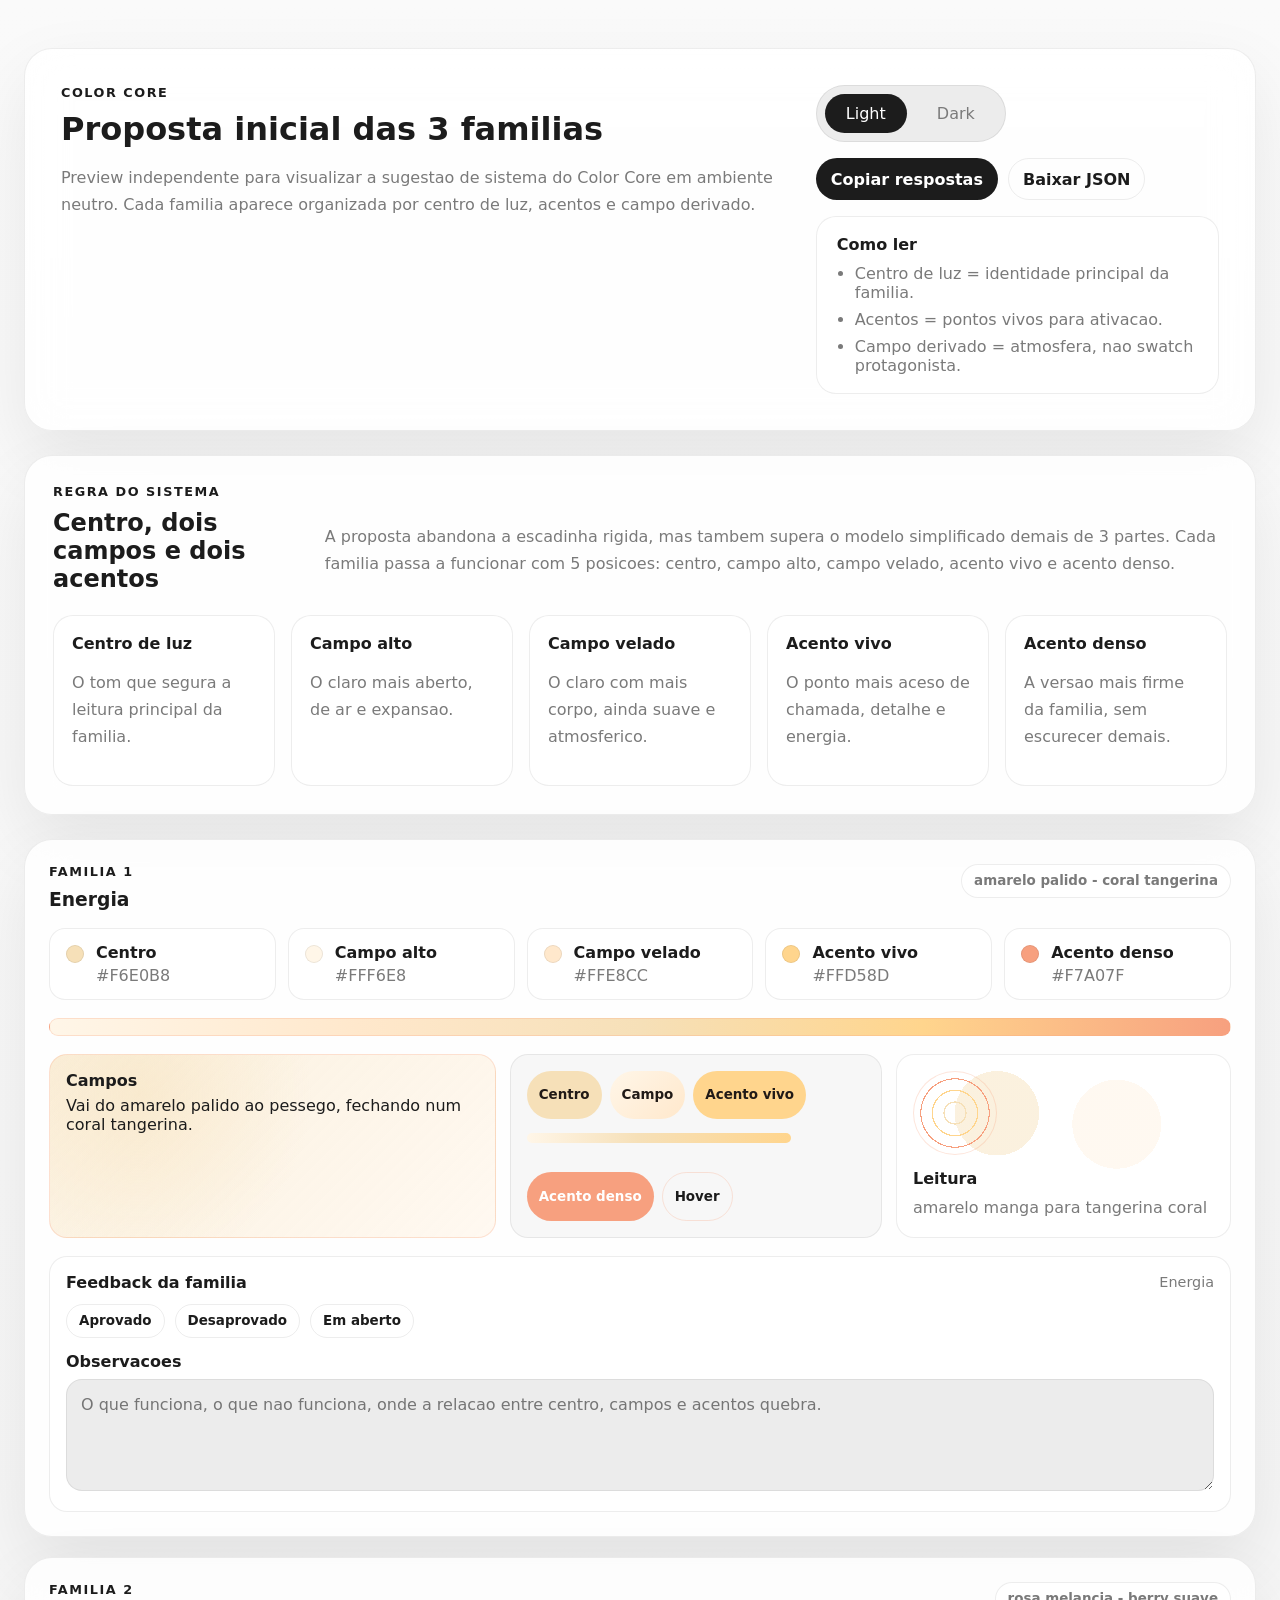
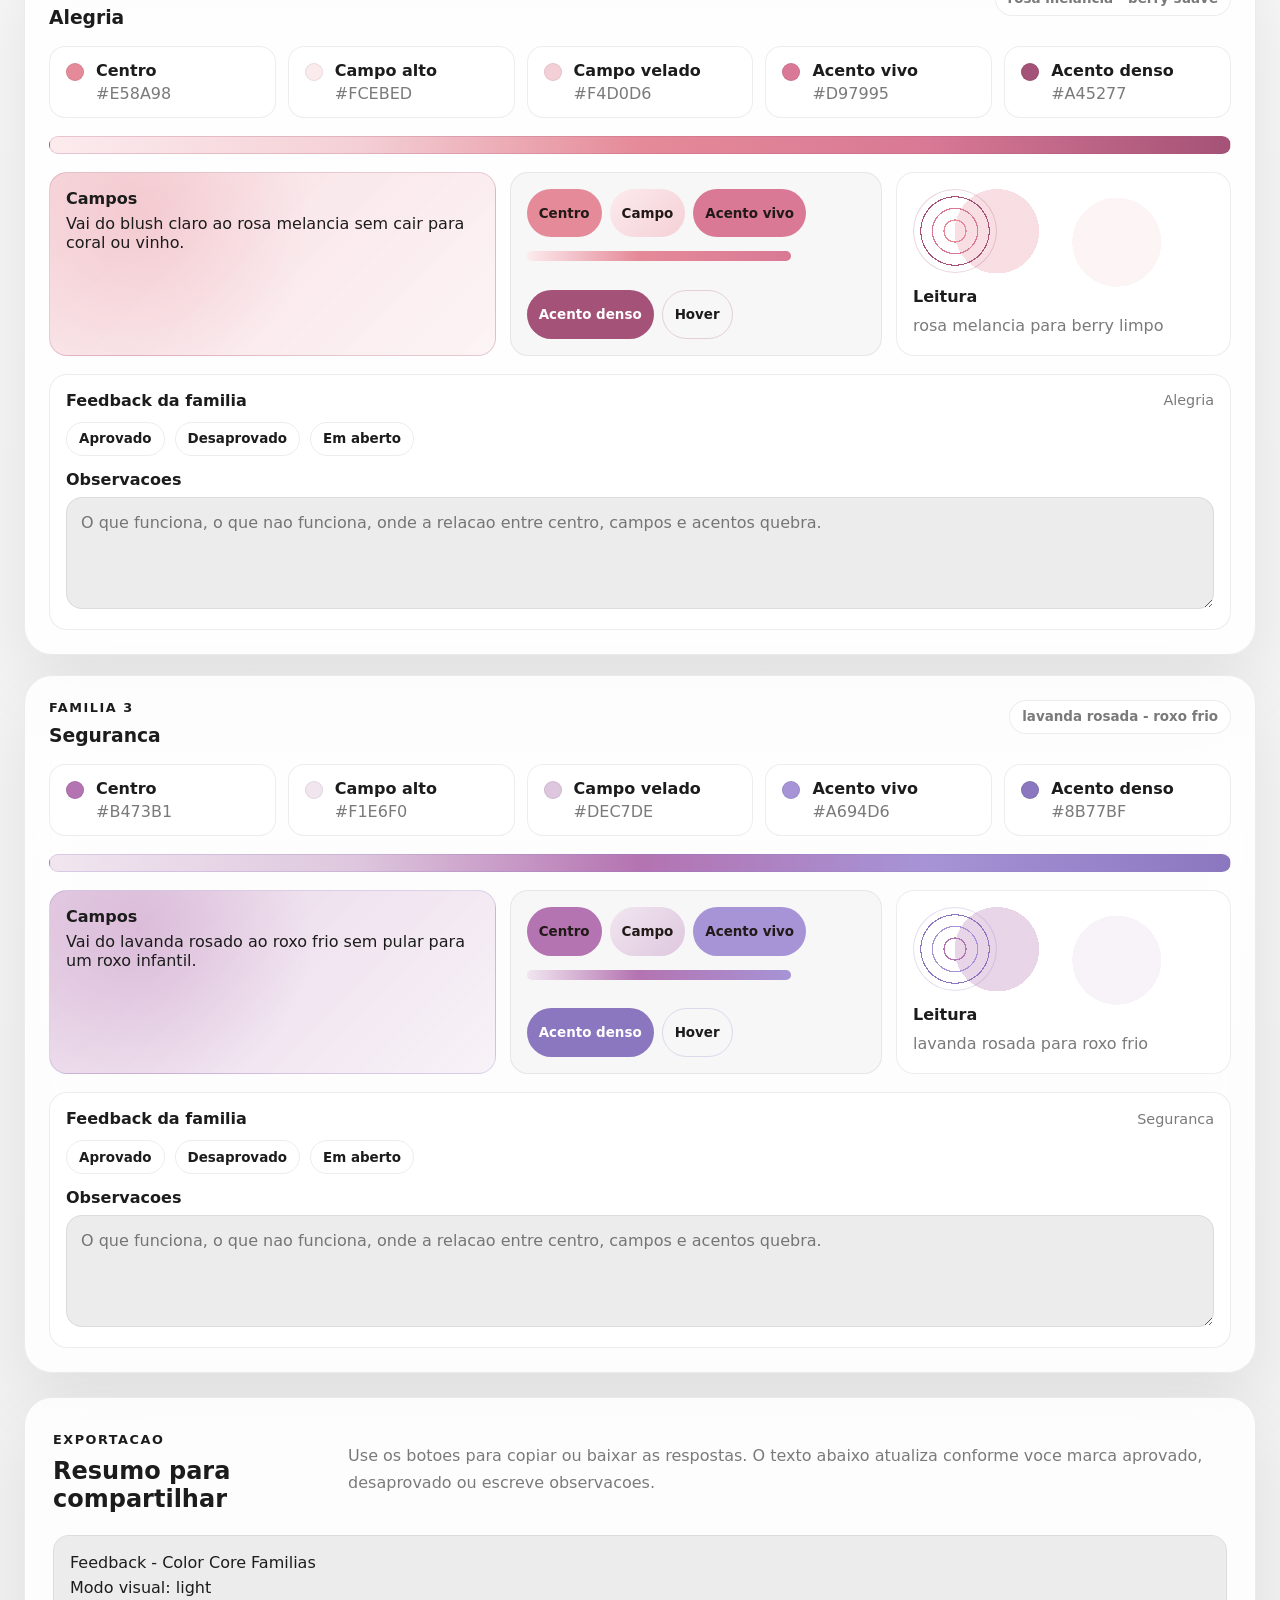
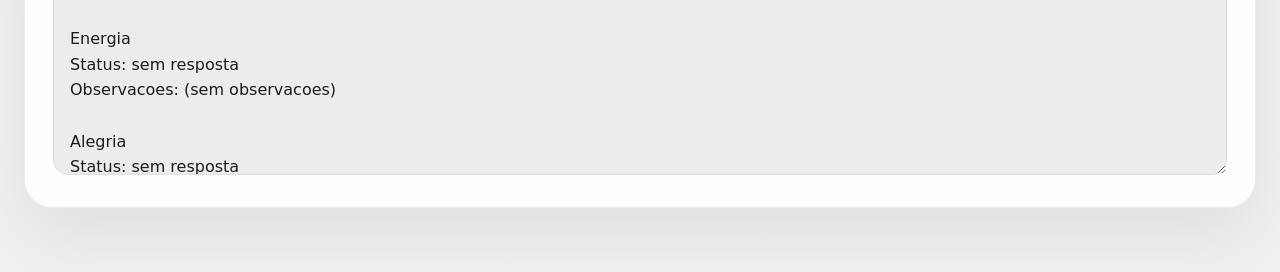
<file: color-core-familias.html>
<!DOCTYPE html>
<html lang="pt-BR">
  <head>
    <meta charset="UTF-8" />
    <meta name="viewport" content="width=device-width, initial-scale=1.0" />
    <title>Adapta - Color Core Familias</title>
    <link rel="stylesheet" href="./color-core-familias.css" />
  </head>
  <body data-mode="light">
    <main class="page-shell">
      <header class="hero">
        <div class="hero-copy">
          <p class="eyebrow">Color Core</p>
          <h1>Proposta inicial das 3 familias</h1>
          <p class="hero-text">
            Preview independente para visualizar a sugestao de sistema do Color
            Core em ambiente neutro. Cada familia aparece organizada por centro
            de luz, acentos e campo derivado.
          </p>
        </div>

        <div class="hero-controls">
          <div class="segmented" role="group" aria-label="Alternar modo">
            <button class="segmented-btn is-active" data-mode-target="light">
              Light
            </button>
            <button class="segmented-btn" data-mode-target="dark">Dark</button>
          </div>

          <div class="export-actions">
            <button class="action-btn" id="copy-feedback-btn" type="button">
              Copiar respostas
            </button>
            <button class="action-btn ghost" id="download-feedback-btn" type="button">
              Baixar JSON
            </button>
          </div>

          <div class="legend-card">
            <p class="legend-title">Como ler</p>
            <ul>
              <li>Centro de luz = identidade principal da familia.</li>
              <li>Acentos = pontos vivos para ativacao.</li>
              <li>Campo derivado = atmosfera, nao swatch protagonista.</li>
            </ul>
          </div>
        </div>
      </header>

      <section class="panel intro-panel">
        <div class="panel-heading">
          <div>
            <p class="section-kicker">Regra do sistema</p>
            <h2>Centro, dois campos e dois acentos</h2>
          </div>
          <p class="section-note">
            A proposta abandona a escadinha rigida, mas tambem supera o modelo
            simplificado demais de 3 partes. Cada familia passa a funcionar com
            5 posicoes: centro, campo alto, campo velado, acento vivo e acento
            denso.
          </p>
        </div>

        <div class="rule-grid">
          <article>
            <strong>Centro de luz</strong>
            <p>O tom que segura a leitura principal da familia.</p>
          </article>
          <article>
            <strong>Campo alto</strong>
            <p>O claro mais aberto, de ar e expansao.</p>
          </article>
          <article>
            <strong>Campo velado</strong>
            <p>O claro com mais corpo, ainda suave e atmosferico.</p>
          </article>
          <article>
            <strong>Acento vivo</strong>
            <p>O ponto mais aceso de chamada, detalhe e energia.</p>
          </article>
          <article>
            <strong>Acento denso</strong>
            <p>A versao mais firme da familia, sem escurecer demais.</p>
          </article>
        </div>
      </section>

      <section class="family-grid">
        <article
          class="family-card"
          style="
            --center: #F6E0B8;
            --field-high: #FFF6E8;
            --field-low: #FFE8CC;
            --accent-a: #FFD58D;
            --accent-b: #F7A07F;
            --field-a: rgba(246, 224, 184, 0.46);
            --field-b: rgba(255, 232, 204, 0.28);
            --line-a: rgba(247, 160, 127, 0.28);
          "
        >
          <div class="family-head">
            <div>
              <p class="preview-kicker">Familia 1</p>
              <h3>Energia</h3>
            </div>
            <span class="family-badge">amarelo palido - coral tangerina</span>
          </div>

          <div class="token-row">
            <div class="token-block">
              <span class="token-dot center"></span>
              <div>
                <strong>Centro</strong>
                <p>#F6E0B8</p>
              </div>
            </div>
            <div class="token-block">
              <span class="token-dot field-high"></span>
              <div>
                <strong>Campo alto</strong>
                <p>#FFF6E8</p>
              </div>
            </div>
            <div class="token-block">
              <span class="token-dot field-low"></span>
              <div>
                <strong>Campo velado</strong>
                <p>#FFE8CC</p>
              </div>
            </div>
            <div class="token-block">
              <span class="token-dot accent-a"></span>
              <div>
                <strong>Acento vivo</strong>
                <p>#FFD58D</p>
              </div>
            </div>
            <div class="token-block">
              <span class="token-dot accent-b"></span>
              <div>
                <strong>Acento denso</strong>
                <p>#F7A07F</p>
              </div>
            </div>
          </div>

          <div class="family-spectrum"></div>

          <div class="sample-grid">
            <div class="sample-card field-sample">
              <strong>Campos</strong>
              <p>Vai do amarelo palido ao pessego, fechando num coral tangerina.</p>
            </div>

            <div class="sample-card interface-sample">
              <div class="sample-topbar">
                <span class="sample-chip chip-center">Centro</span>
                <span class="sample-chip chip-field">Campo</span>
                <span class="sample-chip chip-a">Acento vivo</span>
              </div>
              <div class="sample-line"></div>
              <div class="sample-pills">
                <span class="sample-pill pill-b">Acento denso</span>
                <span class="sample-pill pill-outline">Hover</span>
              </div>
            </div>

            <div class="sample-card poster-sample">
              <div class="poster-orbit"></div>
              <div class="poster-copy">
                <strong>Leitura</strong>
                <p>amarelo manga para tangerina coral</p>
              </div>
            </div>
          </div>

          <div class="feedback-card" data-family="Energia">
            <div class="feedback-head">
              <strong>Feedback da familia</strong>
              <span>Energia</span>
            </div>
            <div class="feedback-options" role="group" aria-label="Avaliar Energia">
              <label class="feedback-option">
                <input type="radio" name="status-energia" value="aprovado" />
                <span>Aprovado</span>
              </label>
              <label class="feedback-option">
                <input type="radio" name="status-energia" value="desaprovado" />
                <span>Desaprovado</span>
              </label>
              <label class="feedback-option">
                <input type="radio" name="status-energia" value="em aberto" />
                <span>Em aberto</span>
              </label>
            </div>
            <label class="feedback-label" for="obs-energia">Observacoes</label>
            <textarea
              id="obs-energia"
              class="feedback-notes"
              data-notes-family="Energia"
              placeholder="O que funciona, o que nao funciona, onde a relacao entre centro, campos e acentos quebra."
            ></textarea>
          </div>
        </article>

        <article
          class="family-card"
          style="
            --center: #E58A98;
            --field-high: #FCEBED;
            --field-low: #F4D0D6;
            --accent-a: #D97995;
            --accent-b: #A45277;
            --field-a: rgba(229, 138, 152, 0.28);
            --field-b: rgba(244, 208, 214, 0.24);
            --line-a: rgba(164, 82, 119, 0.24);
          "
        >
          <div class="family-head">
            <div>
              <p class="preview-kicker">Familia 2</p>
              <h3>Alegria</h3>
            </div>
            <span class="family-badge">rosa melancia - berry suave</span>
          </div>

          <div class="token-row">
            <div class="token-block">
              <span class="token-dot center"></span>
              <div>
                <strong>Centro</strong>
                <p>#E58A98</p>
              </div>
            </div>
            <div class="token-block">
              <span class="token-dot field-high"></span>
              <div>
                <strong>Campo alto</strong>
                <p>#FCEBED</p>
              </div>
            </div>
            <div class="token-block">
              <span class="token-dot field-low"></span>
              <div>
                <strong>Campo velado</strong>
                <p>#F4D0D6</p>
              </div>
            </div>
            <div class="token-block">
              <span class="token-dot accent-a"></span>
              <div>
                <strong>Acento vivo</strong>
                <p>#D97995</p>
              </div>
            </div>
            <div class="token-block">
              <span class="token-dot accent-b"></span>
              <div>
                <strong>Acento denso</strong>
                <p>#A45277</p>
              </div>
            </div>
          </div>

          <div class="family-spectrum"></div>

          <div class="sample-grid">
            <div class="sample-card field-sample">
              <strong>Campos</strong>
              <p>Vai do blush claro ao rosa melancia sem cair para coral ou vinho.</p>
            </div>

            <div class="sample-card interface-sample">
              <div class="sample-topbar">
                <span class="sample-chip chip-center">Centro</span>
                <span class="sample-chip chip-field">Campo</span>
                <span class="sample-chip chip-a">Acento vivo</span>
              </div>
              <div class="sample-line"></div>
              <div class="sample-pills">
                <span class="sample-pill pill-b">Acento denso</span>
                <span class="sample-pill pill-outline">Hover</span>
              </div>
            </div>

            <div class="sample-card poster-sample">
              <div class="poster-orbit"></div>
              <div class="poster-copy">
                <strong>Leitura</strong>
                <p>rosa melancia para berry limpo</p>
              </div>
            </div>
          </div>

          <div class="feedback-card" data-family="Alegria">
            <div class="feedback-head">
              <strong>Feedback da familia</strong>
              <span>Alegria</span>
            </div>
            <div class="feedback-options" role="group" aria-label="Avaliar Alegria">
              <label class="feedback-option">
                <input type="radio" name="status-alegria" value="aprovado" />
                <span>Aprovado</span>
              </label>
              <label class="feedback-option">
                <input type="radio" name="status-alegria" value="desaprovado" />
                <span>Desaprovado</span>
              </label>
              <label class="feedback-option">
                <input type="radio" name="status-alegria" value="em aberto" />
                <span>Em aberto</span>
              </label>
            </div>
            <label class="feedback-label" for="obs-alegria">Observacoes</label>
            <textarea
              id="obs-alegria"
              class="feedback-notes"
              data-notes-family="Alegria"
              placeholder="O que funciona, o que nao funciona, onde a relacao entre centro, campos e acentos quebra."
            ></textarea>
          </div>
        </article>

        <article
          class="family-card"
          style="
            --center: #B473B1;
            --field-high: #F1E6F0;
            --field-low: #DEC7DE;
            --accent-a: #A694D6;
            --accent-b: #8B77BF;
            --field-a: rgba(180, 115, 177, 0.30);
            --field-b: rgba(222, 199, 222, 0.22);
            --line-a: rgba(139, 119, 191, 0.24);
          "
        >
          <div class="family-head">
            <div>
              <p class="preview-kicker">Familia 3</p>
              <h3>Seguranca</h3>
            </div>
            <span class="family-badge">lavanda rosada - roxo frio</span>
          </div>

          <div class="token-row">
            <div class="token-block">
              <span class="token-dot center"></span>
              <div>
                <strong>Centro</strong>
                <p>#B473B1</p>
              </div>
            </div>
            <div class="token-block">
              <span class="token-dot field-high"></span>
              <div>
                <strong>Campo alto</strong>
                <p>#F1E6F0</p>
              </div>
            </div>
            <div class="token-block">
              <span class="token-dot field-low"></span>
              <div>
                <strong>Campo velado</strong>
                <p>#DEC7DE</p>
              </div>
            </div>
            <div class="token-block">
              <span class="token-dot accent-a"></span>
              <div>
                <strong>Acento vivo</strong>
                <p>#A694D6</p>
              </div>
            </div>
            <div class="token-block">
              <span class="token-dot accent-b"></span>
              <div>
                <strong>Acento denso</strong>
                <p>#8B77BF</p>
              </div>
            </div>
          </div>

          <div class="family-spectrum"></div>

          <div class="sample-grid">
            <div class="sample-card field-sample">
              <strong>Campos</strong>
              <p>Vai do lavanda rosado ao roxo frio sem pular para um roxo infantil.</p>
            </div>

            <div class="sample-card interface-sample">
              <div class="sample-topbar">
                <span class="sample-chip chip-center">Centro</span>
                <span class="sample-chip chip-field">Campo</span>
                <span class="sample-chip chip-a">Acento vivo</span>
              </div>
              <div class="sample-line"></div>
              <div class="sample-pills">
                <span class="sample-pill pill-b">Acento denso</span>
                <span class="sample-pill pill-outline">Hover</span>
              </div>
            </div>

            <div class="sample-card poster-sample">
              <div class="poster-orbit"></div>
              <div class="poster-copy">
                <strong>Leitura</strong>
                <p>lavanda rosada para roxo frio</p>
              </div>
            </div>
          </div>

          <div class="feedback-card" data-family="Seguranca">
            <div class="feedback-head">
              <strong>Feedback da familia</strong>
              <span>Seguranca</span>
            </div>
            <div class="feedback-options" role="group" aria-label="Avaliar Seguranca">
              <label class="feedback-option">
                <input type="radio" name="status-seguranca" value="aprovado" />
                <span>Aprovado</span>
              </label>
              <label class="feedback-option">
                <input type="radio" name="status-seguranca" value="desaprovado" />
                <span>Desaprovado</span>
              </label>
              <label class="feedback-option">
                <input type="radio" name="status-seguranca" value="em aberto" />
                <span>Em aberto</span>
              </label>
            </div>
            <label class="feedback-label" for="obs-seguranca">Observacoes</label>
            <textarea
              id="obs-seguranca"
              class="feedback-notes"
              data-notes-family="Seguranca"
              placeholder="O que funciona, o que nao funciona, onde a relacao entre centro, campos e acentos quebra."
            ></textarea>
          </div>
        </article>
      </section>

      <section class="panel export-panel">
        <div class="panel-heading">
          <div>
            <p class="section-kicker">Exportacao</p>
            <h2>Resumo para compartilhar</h2>
          </div>
          <p class="section-note">
            Use os botoes para copiar ou baixar as respostas. O texto abaixo
            atualiza conforme voce marca aprovado, desaprovado ou escreve
            observacoes.
          </p>
        </div>

        <textarea
          id="feedback-export"
          class="export-output"
          readonly
          aria-label="Resumo exportavel do feedback"
        ></textarea>
      </section>
    </main>

    <script src="./color-core-familias.js"></script>
  </body>
</html>
</file>
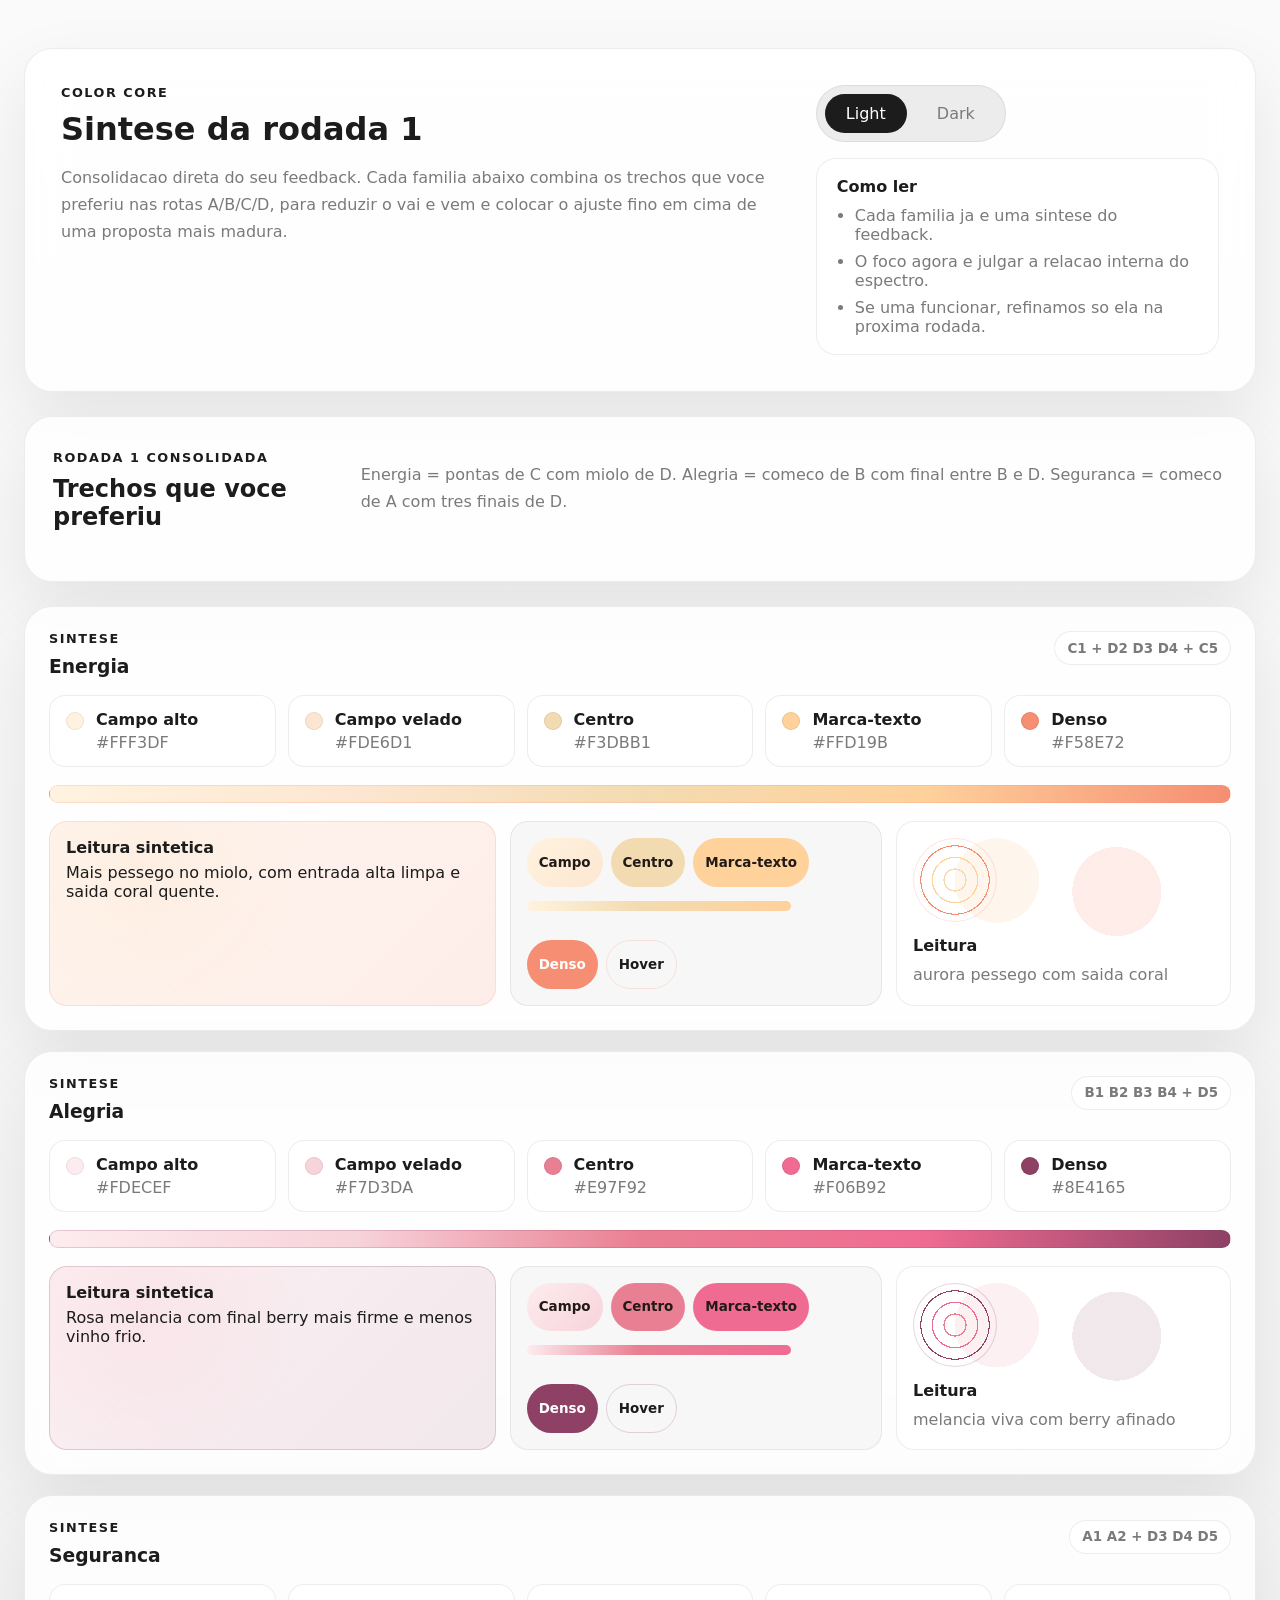
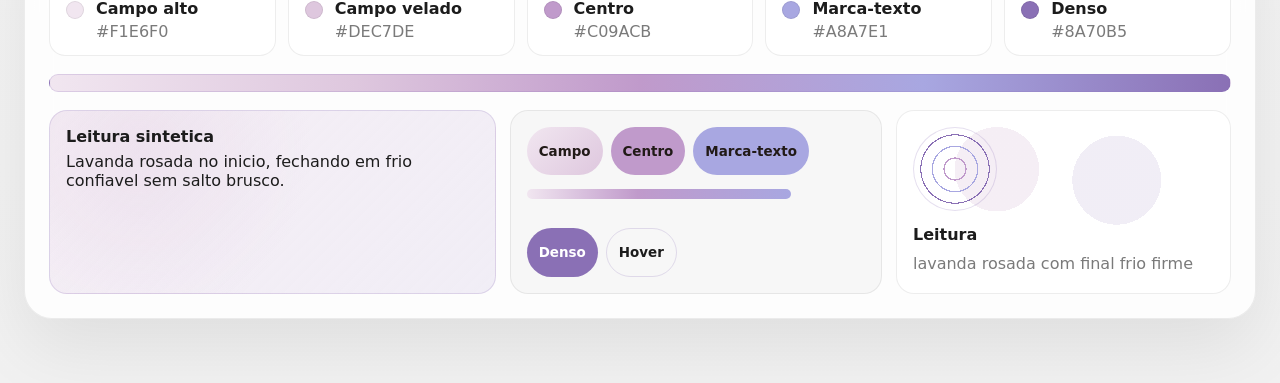
<file: color-core-sintese-1.html>
<!DOCTYPE html>
<html lang="pt-BR">
  <head>
    <meta charset="UTF-8" />
    <meta name="viewport" content="width=device-width, initial-scale=1.0" />
    <title>Adapta - Color Core Sintese 1</title>
    <link rel="stylesheet" href="./color-core-familias.css" />
  </head>
  <body data-mode="light">
    <main class="page-shell">
      <header class="hero">
        <div class="hero-copy">
          <p class="eyebrow">Color Core</p>
          <h1>Sintese da rodada 1</h1>
          <p class="hero-text">
            Consolidacao direta do seu feedback. Cada familia abaixo combina os
            trechos que voce preferiu nas rotas A/B/C/D, para reduzir o vai e
            vem e colocar o ajuste fino em cima de uma proposta mais madura.
          </p>
        </div>

        <div class="hero-controls">
          <div class="segmented" role="group" aria-label="Alternar modo">
            <button class="segmented-btn is-active" data-mode-target="light">
              Light
            </button>
            <button class="segmented-btn" data-mode-target="dark">Dark</button>
          </div>

          <div class="legend-card">
            <p class="legend-title">Como ler</p>
            <ul>
              <li>Cada familia ja e uma sintese do feedback.</li>
              <li>O foco agora e julgar a relacao interna do espectro.</li>
              <li>Se uma funcionar, refinamos so ela na proxima rodada.</li>
            </ul>
          </div>
        </div>
      </header>

      <section class="panel intro-panel">
        <div class="panel-heading">
          <div>
            <p class="section-kicker">Rodada 1 consolidada</p>
            <h2>Trechos que voce preferiu</h2>
          </div>
          <p class="section-note">
            Energia = pontas de C com miolo de D. Alegria = comeco de B com
            final entre B e D. Seguranca = comeco de A com tres finais de D.
          </p>
        </div>
      </section>

      <section class="family-grid">
        <article
          class="family-card"
          style="
            --field-high: #FFF3DF;
            --field-low: #FDE6D1;
            --center: #F3DBB1;
            --accent-a: #FFD19B;
            --accent-b: #F58E72;
            --field-a: rgba(253, 230, 209, 0.38);
            --field-b: rgba(245, 142, 114, 0.16);
            --line-a: rgba(245, 142, 114, 0.22);
          "
        >
          <div class="family-head">
            <div>
              <p class="preview-kicker">Sintese</p>
              <h3>Energia</h3>
            </div>
            <span class="family-badge">C1 + D2 D3 D4 + C5</span>
          </div>

          <div class="token-row">
            <div class="token-block">
              <span class="token-dot field-high"></span>
              <div>
                <strong>Campo alto</strong>
                <p>#FFF3DF</p>
              </div>
            </div>
            <div class="token-block">
              <span class="token-dot field-low"></span>
              <div>
                <strong>Campo velado</strong>
                <p>#FDE6D1</p>
              </div>
            </div>
            <div class="token-block">
              <span class="token-dot center"></span>
              <div>
                <strong>Centro</strong>
                <p>#F3DBB1</p>
              </div>
            </div>
            <div class="token-block">
              <span class="token-dot accent-a"></span>
              <div>
                <strong>Marca-texto</strong>
                <p>#FFD19B</p>
              </div>
            </div>
            <div class="token-block">
              <span class="token-dot accent-b"></span>
              <div>
                <strong>Denso</strong>
                <p>#F58E72</p>
              </div>
            </div>
          </div>

          <div class="family-spectrum"></div>

          <div class="sample-grid">
            <div class="sample-card field-sample">
              <strong>Leitura sintetica</strong>
              <p>Mais pessego no miolo, com entrada alta limpa e saida coral quente.</p>
            </div>

            <div class="sample-card interface-sample">
              <div class="sample-topbar">
                <span class="sample-chip chip-field">Campo</span>
                <span class="sample-chip chip-center">Centro</span>
                <span class="sample-chip chip-a">Marca-texto</span>
              </div>
              <div class="sample-line"></div>
              <div class="sample-pills">
                <span class="sample-pill pill-b">Denso</span>
                <span class="sample-pill pill-outline">Hover</span>
              </div>
            </div>

            <div class="sample-card poster-sample">
              <div class="poster-orbit"></div>
              <div class="poster-copy">
                <strong>Leitura</strong>
                <p>aurora pessego com saida coral</p>
              </div>
            </div>
          </div>
        </article>

        <article
          class="family-card"
          style="
            --field-high: #FDECEF;
            --field-low: #F7D3DA;
            --center: #E97F92;
            --accent-a: #F06B92;
            --accent-b: #8E4165;
            --field-a: rgba(247, 211, 218, 0.34);
            --field-b: rgba(142, 65, 101, 0.12);
            --line-a: rgba(142, 65, 101, 0.22);
          "
        >
          <div class="family-head">
            <div>
              <p class="preview-kicker">Sintese</p>
              <h3>Alegria</h3>
            </div>
            <span class="family-badge">B1 B2 B3 B4 + D5</span>
          </div>

          <div class="token-row">
            <div class="token-block">
              <span class="token-dot field-high"></span>
              <div>
                <strong>Campo alto</strong>
                <p>#FDECEF</p>
              </div>
            </div>
            <div class="token-block">
              <span class="token-dot field-low"></span>
              <div>
                <strong>Campo velado</strong>
                <p>#F7D3DA</p>
              </div>
            </div>
            <div class="token-block">
              <span class="token-dot center"></span>
              <div>
                <strong>Centro</strong>
                <p>#E97F92</p>
              </div>
            </div>
            <div class="token-block">
              <span class="token-dot accent-a"></span>
              <div>
                <strong>Marca-texto</strong>
                <p>#F06B92</p>
              </div>
            </div>
            <div class="token-block">
              <span class="token-dot accent-b"></span>
              <div>
                <strong>Denso</strong>
                <p>#8E4165</p>
              </div>
            </div>
          </div>

          <div class="family-spectrum"></div>

          <div class="sample-grid">
            <div class="sample-card field-sample">
              <strong>Leitura sintetica</strong>
              <p>Rosa melancia com final berry mais firme e menos vinho frio.</p>
            </div>

            <div class="sample-card interface-sample">
              <div class="sample-topbar">
                <span class="sample-chip chip-field">Campo</span>
                <span class="sample-chip chip-center">Centro</span>
                <span class="sample-chip chip-a">Marca-texto</span>
              </div>
              <div class="sample-line"></div>
              <div class="sample-pills">
                <span class="sample-pill pill-b">Denso</span>
                <span class="sample-pill pill-outline">Hover</span>
              </div>
            </div>

            <div class="sample-card poster-sample">
              <div class="poster-orbit"></div>
              <div class="poster-copy">
                <strong>Leitura</strong>
                <p>melancia viva com berry afinado</p>
              </div>
            </div>
          </div>
        </article>

        <article
          class="family-card"
          style="
            --field-high: #F1E6F0;
            --field-low: #DEC7DE;
            --center: #C09ACB;
            --accent-a: #A8A7E1;
            --accent-b: #8A70B5;
            --field-a: rgba(222, 199, 222, 0.30);
            --field-b: rgba(138, 112, 181, 0.12);
            --line-a: rgba(138, 112, 181, 0.22);
          "
        >
          <div class="family-head">
            <div>
              <p class="preview-kicker">Sintese</p>
              <h3>Seguranca</h3>
            </div>
            <span class="family-badge">A1 A2 + D3 D4 D5</span>
          </div>

          <div class="token-row">
            <div class="token-block">
              <span class="token-dot field-high"></span>
              <div>
                <strong>Campo alto</strong>
                <p>#F1E6F0</p>
              </div>
            </div>
            <div class="token-block">
              <span class="token-dot field-low"></span>
              <div>
                <strong>Campo velado</strong>
                <p>#DEC7DE</p>
              </div>
            </div>
            <div class="token-block">
              <span class="token-dot center"></span>
              <div>
                <strong>Centro</strong>
                <p>#C09ACB</p>
              </div>
            </div>
            <div class="token-block">
              <span class="token-dot accent-a"></span>
              <div>
                <strong>Marca-texto</strong>
                <p>#A8A7E1</p>
              </div>
            </div>
            <div class="token-block">
              <span class="token-dot accent-b"></span>
              <div>
                <strong>Denso</strong>
                <p>#8A70B5</p>
              </div>
            </div>
          </div>

          <div class="family-spectrum"></div>

          <div class="sample-grid">
            <div class="sample-card field-sample">
              <strong>Leitura sintetica</strong>
              <p>Lavanda rosada no inicio, fechando em frio confiavel sem salto brusco.</p>
            </div>

            <div class="sample-card interface-sample">
              <div class="sample-topbar">
                <span class="sample-chip chip-field">Campo</span>
                <span class="sample-chip chip-center">Centro</span>
                <span class="sample-chip chip-a">Marca-texto</span>
              </div>
              <div class="sample-line"></div>
              <div class="sample-pills">
                <span class="sample-pill pill-b">Denso</span>
                <span class="sample-pill pill-outline">Hover</span>
              </div>
            </div>

            <div class="sample-card poster-sample">
              <div class="poster-orbit"></div>
              <div class="poster-copy">
                <strong>Leitura</strong>
                <p>lavanda rosada com final frio firme</p>
              </div>
            </div>
          </div>
        </article>
      </section>
    </main>

    <script src="./app.js"></script>
  </body>
</html>
</file>
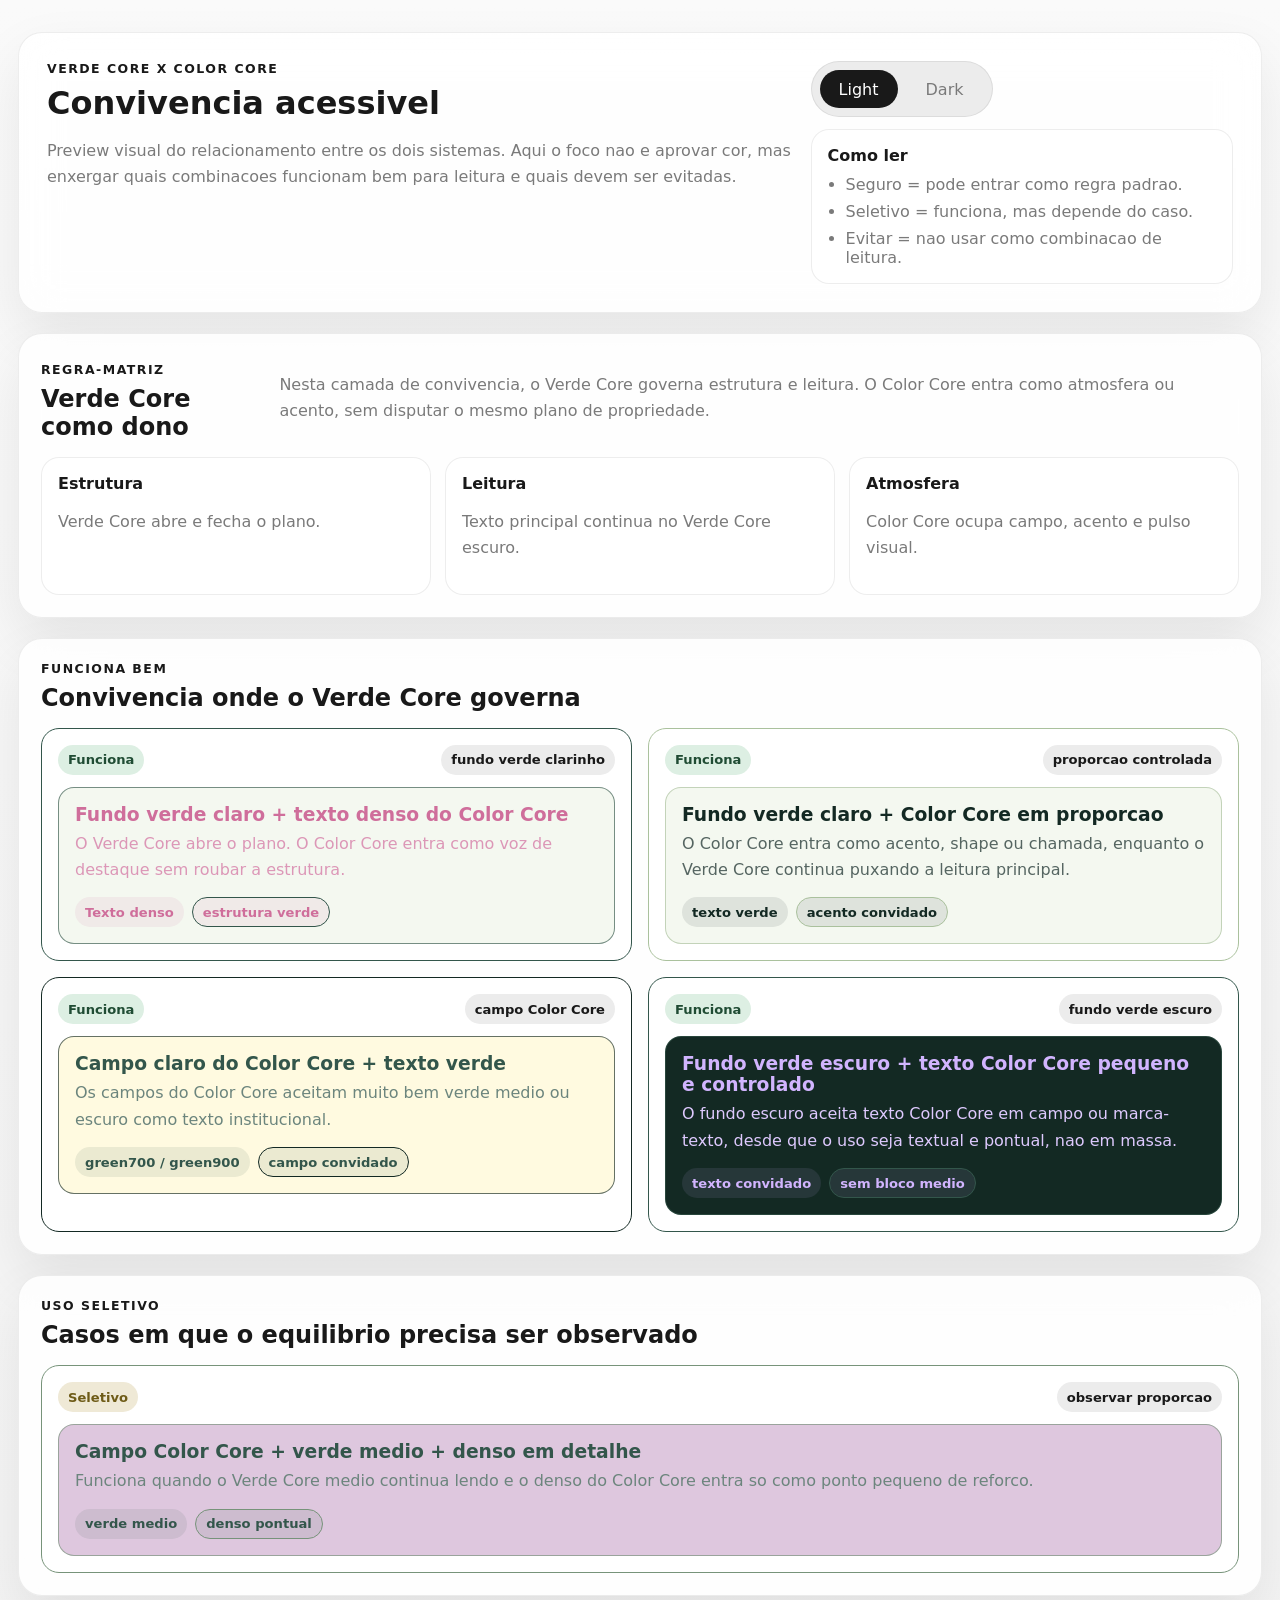
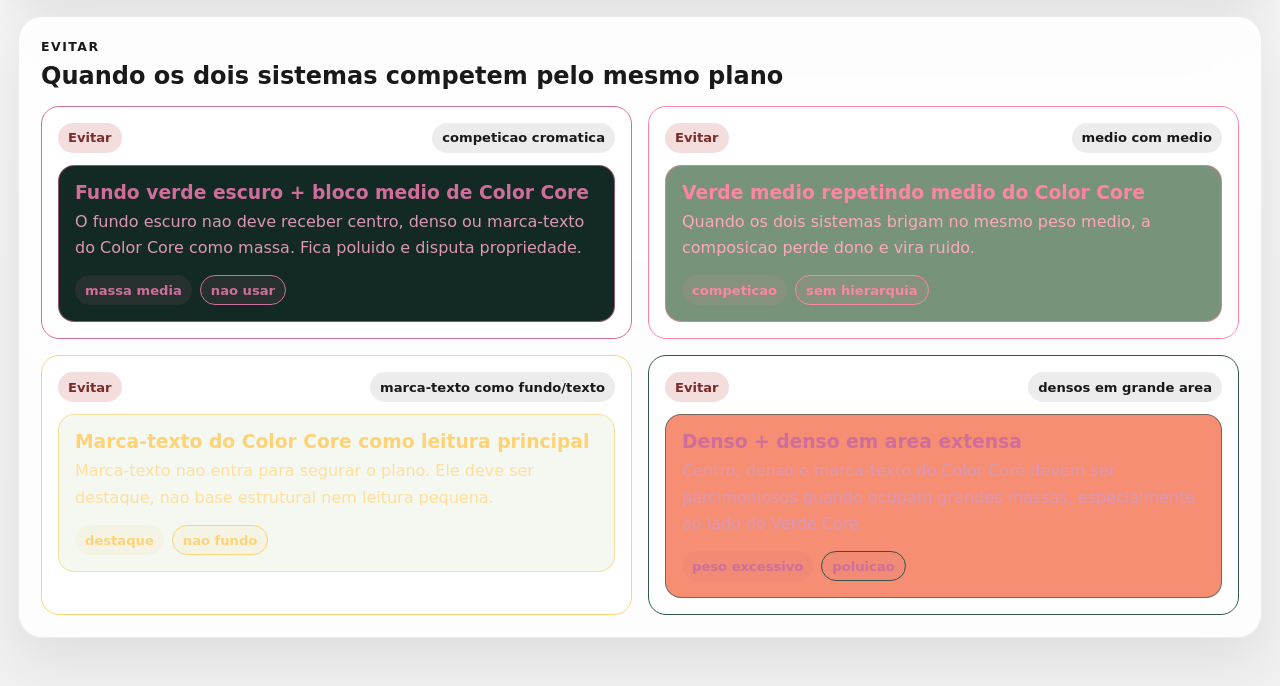
<file: color-core-verde-acessibilidade.html>
<!DOCTYPE html>
<html lang="pt-BR">
  <head>
    <meta charset="UTF-8" />
    <meta name="viewport" content="width=device-width, initial-scale=1.0" />
    <title>Adapta - Acessibilidade Verde Core x Color Core</title>
    <link rel="stylesheet" href="./color-core-verde-acessibilidade.css" />
  </head>
  <body data-mode="light">
    <main class="page-shell">
      <header class="hero">
        <div class="hero-copy">
          <p class="eyebrow">Verde Core x Color Core</p>
          <h1>Convivencia acessivel</h1>
          <p class="hero-text">
            Preview visual do relacionamento entre os dois sistemas. Aqui o foco
            nao e aprovar cor, mas enxergar quais combinacoes funcionam bem para
            leitura e quais devem ser evitadas.
          </p>
        </div>

        <div class="hero-controls">
          <div class="segmented" role="group" aria-label="Alternar modo">
            <button class="segmented-btn is-active" data-mode-target="light">
              Light
            </button>
            <button class="segmented-btn" data-mode-target="dark">Dark</button>
          </div>

          <div class="legend-card">
            <p class="legend-title">Como ler</p>
            <ul>
              <li>Seguro = pode entrar como regra padrao.</li>
              <li>Seletivo = funciona, mas depende do caso.</li>
              <li>Evitar = nao usar como combinacao de leitura.</li>
            </ul>
          </div>
        </div>
      </header>

      <section class="panel">
        <div class="panel-heading">
          <div>
            <p class="section-kicker">Regra-matriz</p>
            <h2>Verde Core como dono</h2>
          </div>
          <p class="section-note">
            Nesta camada de convivencia, o Verde Core governa estrutura e
            leitura. O Color Core entra como atmosfera ou acento, sem disputar o
            mesmo plano de propriedade.
          </p>
        </div>

        <div class="rule-grid">
          <article>
            <strong>Estrutura</strong>
            <p>Verde Core abre e fecha o plano.</p>
          </article>
          <article>
            <strong>Leitura</strong>
            <p>Texto principal continua no Verde Core escuro.</p>
          </article>
          <article>
            <strong>Atmosfera</strong>
            <p>Color Core ocupa campo, acento e pulso visual.</p>
          </article>
        </div>
      </section>

      <section class="panel">
        <div class="panel-heading">
          <div>
            <p class="section-kicker">Funciona bem</p>
            <h2>Convivencia onde o Verde Core governa</h2>
          </div>
        </div>

        <div class="example-grid">
          <article
            class="example-card safe"
            style="--bg:#F4F8F0; --fg:#CF6E9B; --line:#33564B; --fg2:#132923;"
          >
            <div class="example-top">
              <span class="status-badge safe-badge">Funciona</span>
              <span class="ratio-badge">fundo verde clarinho</span>
            </div>
            <div class="example-surface">
              <h3>Fundo verde claro + texto denso do Color Core</h3>
              <p>
                O Verde Core abre o plano. O Color Core entra como voz de
                destaque sem roubar a estrutura.
              </p>
              <div class="example-row">
                <span class="chip">Texto denso</span>
                <span class="chip line-chip">estrutura verde</span>
              </div>
            </div>
          </article>

          <article
            class="example-card safe"
            style="--bg:#F4F8F0; --fg:#132923; --line:#AAC19D; --fg2:#FE86A4;"
          >
            <div class="example-top">
              <span class="status-badge safe-badge">Funciona</span>
              <span class="ratio-badge">proporcao controlada</span>
            </div>
            <div class="example-surface">
              <h3>Fundo verde claro + Color Core em proporcao</h3>
              <p>
                O Color Core entra como acento, shape ou chamada, enquanto o
                Verde Core continua puxando a leitura principal.
              </p>
              <div class="example-row">
                <span class="chip">texto verde</span>
                <span class="chip line-chip">acento convidado</span>
              </div>
            </div>
          </article>

          <article
            class="example-card safe"
            style="--bg:#FFFAE0; --fg:#33564B; --line:#132923; --fg2:#CF6E9B;"
          >
            <div class="example-top">
              <span class="status-badge safe-badge">Funciona</span>
              <span class="ratio-badge">campo Color Core</span>
            </div>
            <div class="example-surface">
              <h3>Campo claro do Color Core + texto verde</h3>
              <p>
                Os campos do Color Core aceitam muito bem verde medio ou escuro
                como texto institucional.
              </p>
              <div class="example-row">
                <span class="chip">green700 / green900</span>
                <span class="chip line-chip">campo convidado</span>
              </div>
            </div>
          </article>

          <article
            class="example-card safe"
            style="--bg:#132923; --fg:#D1B4FE; --line:#33564B; --fg2:#FFFAE0;"
          >
            <div class="example-top">
              <span class="status-badge safe-badge">Funciona</span>
              <span class="ratio-badge">fundo verde escuro</span>
            </div>
            <div class="example-surface">
              <h3>Fundo verde escuro + texto Color Core pequeno e controlado</h3>
              <p>
                O fundo escuro aceita texto Color Core em campo ou marca-texto,
                desde que o uso seja textual e pontual, nao em massa.
              </p>
              <div class="example-row">
                <span class="chip">texto convidado</span>
                <span class="chip line-chip">sem bloco medio</span>
              </div>
            </div>
          </article>
        </div>
      </section>

      <section class="panel">
        <div class="panel-heading">
          <div>
            <p class="section-kicker">Uso seletivo</p>
            <h2>Casos em que o equilibrio precisa ser observado</h2>
          </div>
        </div>

        <div class="example-grid single">
          <article
            class="example-card selective"
            style="--bg:#DEC7DE; --fg:#33564B; --line:#77937A; --fg2:#9DA0EC;"
          >
            <div class="example-top">
              <span class="status-badge selective-badge">Seletivo</span>
              <span class="ratio-badge">observar proporcao</span>
            </div>
            <div class="example-surface">
              <h3>Campo Color Core + verde medio + denso em detalhe</h3>
              <p>
                Funciona quando o Verde Core medio continua lendo e o denso do
                Color Core entra so como ponto pequeno de reforco.
              </p>
              <div class="example-row">
                <span class="chip">verde medio</span>
                <span class="chip line-chip">denso pontual</span>
              </div>
            </div>
          </article>
        </div>
      </section>

      <section class="panel">
        <div class="panel-heading">
          <div>
            <p class="section-kicker">Evitar</p>
            <h2>Quando os dois sistemas competem pelo mesmo plano</h2>
          </div>
        </div>

        <div class="example-grid">
          <article
            class="example-card avoid"
            style="--bg:#132923; --fg:#CF6E9B; --line:#CF6E9B;"
          >
            <div class="example-top">
              <span class="status-badge avoid-badge">Evitar</span>
              <span class="ratio-badge">competicao cromatica</span>
            </div>
            <div class="example-surface">
              <h3>Fundo verde escuro + bloco medio de Color Core</h3>
              <p>
                O fundo escuro nao deve receber centro, denso ou marca-texto do
                Color Core como massa. Fica poluido e disputa propriedade.
              </p>
              <div class="example-row">
                <span class="chip">massa media</span>
                <span class="chip line-chip">nao usar</span>
              </div>
            </div>
          </article>

          <article
            class="example-card avoid"
            style="--bg:#77937A; --fg:#FE86A4; --line:#FE86A4;"
          >
            <div class="example-top">
              <span class="status-badge avoid-badge">Evitar</span>
              <span class="ratio-badge">medio com medio</span>
            </div>
            <div class="example-surface">
              <h3>Verde medio repetindo medio do Color Core</h3>
              <p>
                Quando os dois sistemas brigam no mesmo peso medio, a composicao
                perde dono e vira ruido.
              </p>
              <div class="example-row">
                <span class="chip">competicao</span>
                <span class="chip line-chip">sem hierarquia</span>
              </div>
            </div>
          </article>

          <article
            class="example-card avoid"
            style="--bg:#F4F8F0; --fg:#FED376; --line:#FED376;"
          >
            <div class="example-top">
              <span class="status-badge avoid-badge">Evitar</span>
              <span class="ratio-badge">marca-texto como fundo/texto</span>
            </div>
            <div class="example-surface">
              <h3>Marca-texto do Color Core como leitura principal</h3>
              <p>
                Marca-texto nao entra para segurar o plano. Ele deve ser
                destaque, nao base estrutural nem leitura pequena.
              </p>
              <div class="example-row">
                <span class="chip">destaque</span>
                <span class="chip line-chip">nao fundo</span>
              </div>
            </div>
          </article>

          <article
            class="example-card avoid"
            style="--bg:#F58E72; --fg:#CF6E9B; --line:#33564B;"
          >
            <div class="example-top">
              <span class="status-badge avoid-badge">Evitar</span>
              <span class="ratio-badge">densos em grande area</span>
            </div>
            <div class="example-surface">
              <h3>Denso + denso em area extensa</h3>
              <p>
                Centro, denso e marca-texto do Color Core devem ser parcimoniosos
                quando ocupam grandes massas, especialmente ao lado do Verde Core.
              </p>
              <div class="example-row">
                <span class="chip">peso excessivo</span>
                <span class="chip line-chip">poluicao</span>
              </div>
            </div>
          </article>
        </div>
      </section>
    </main>

    <script src="./app.js"></script>
  </body>
</html>
</file>
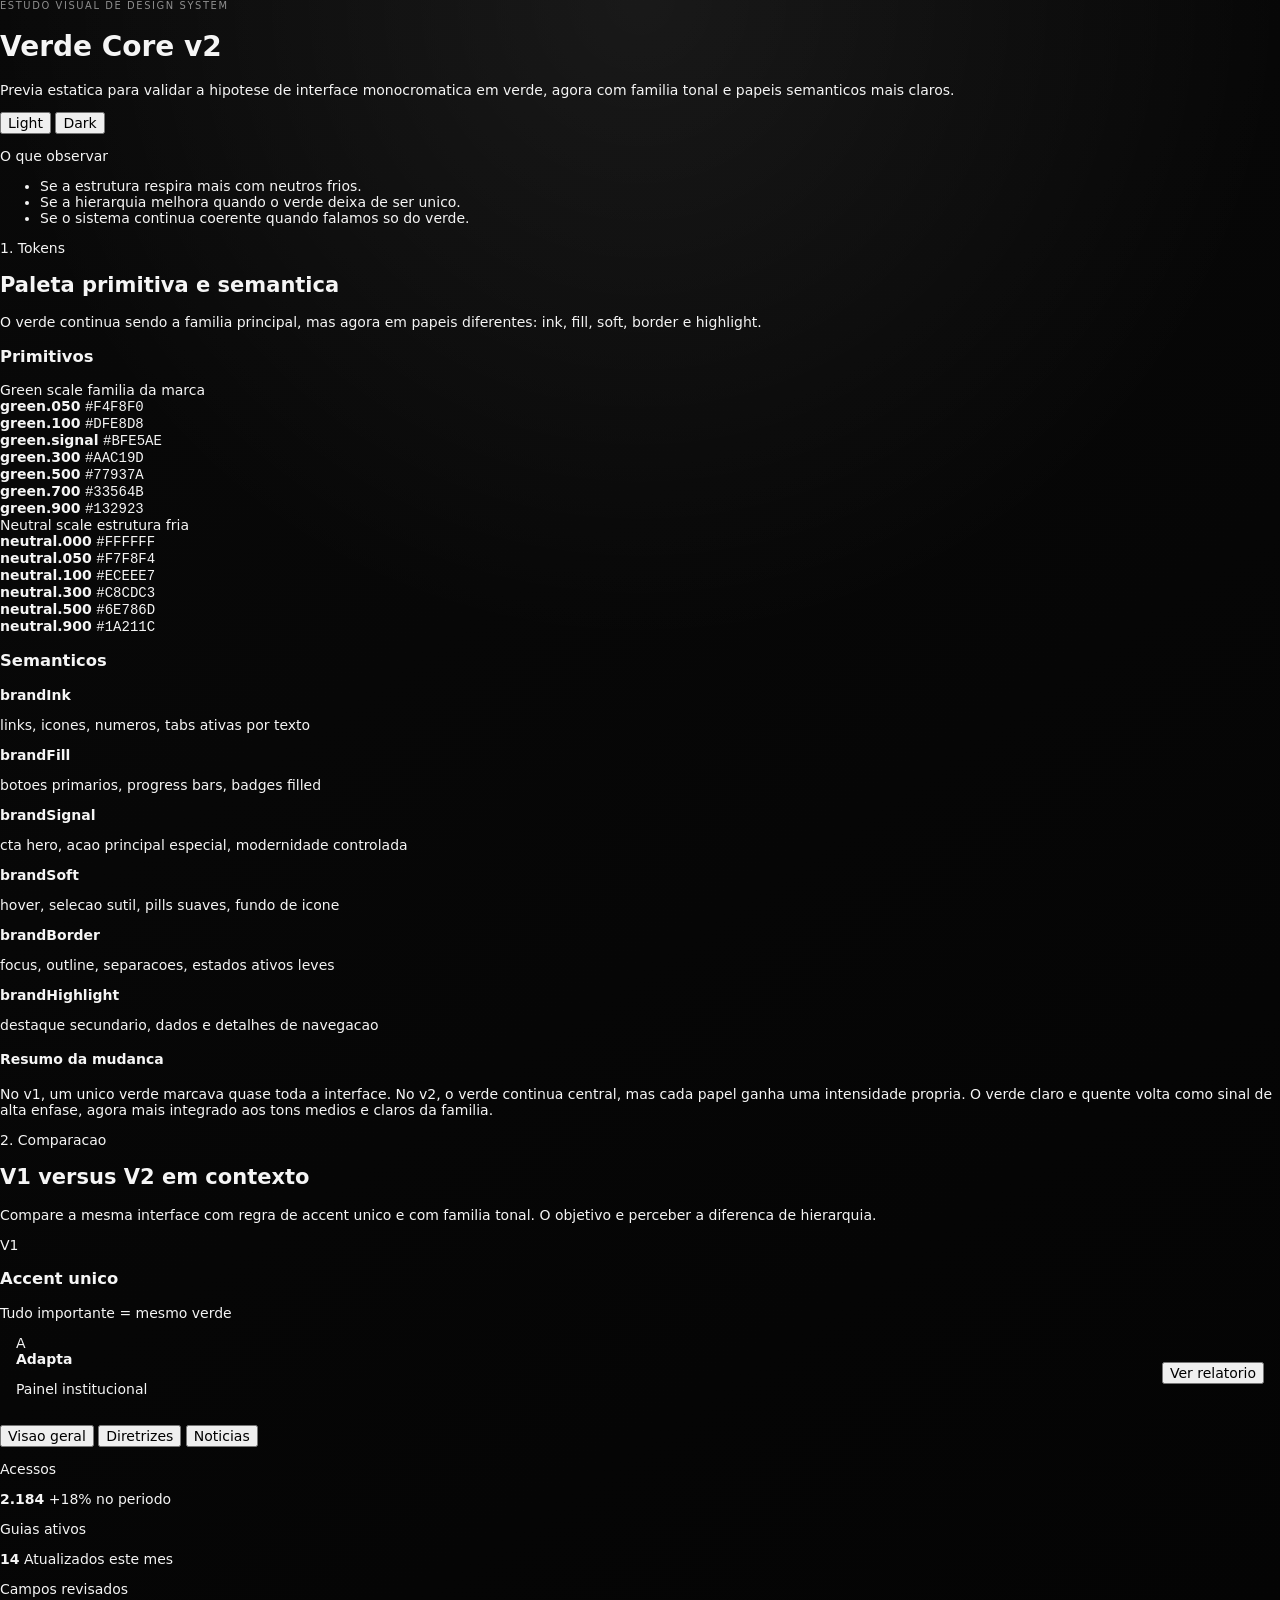
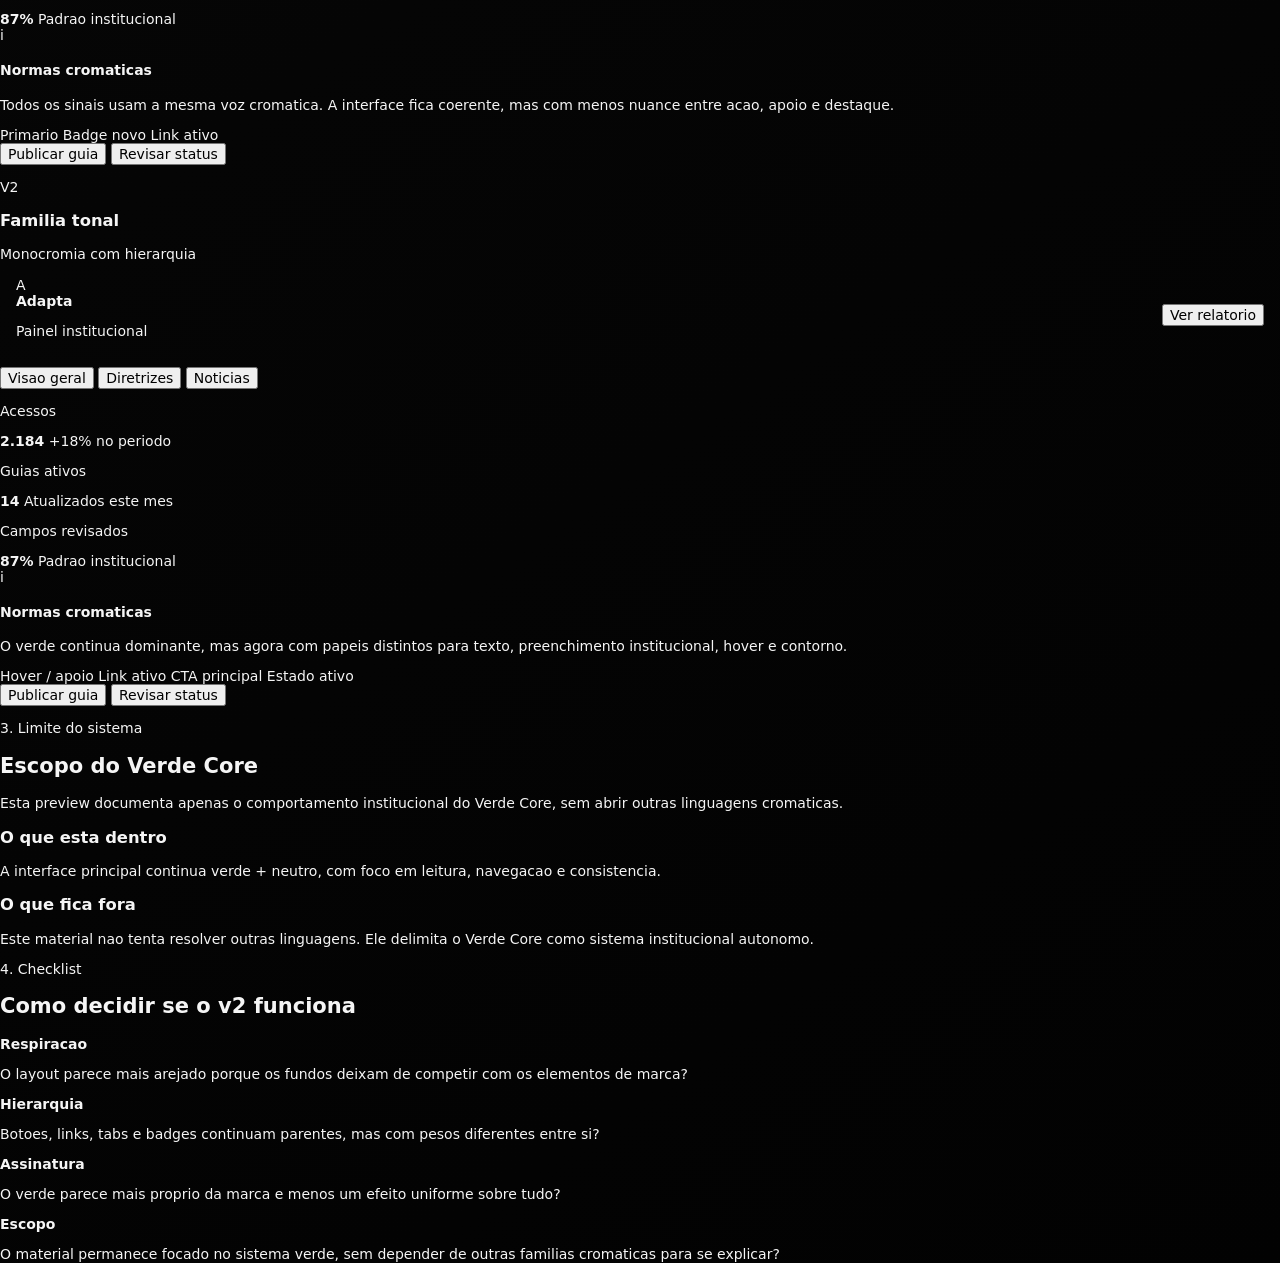
<file: integracao-funcional.html>
<!DOCTYPE html>
<html lang="pt-BR">
  <head>
    <meta charset="UTF-8" />
    <meta name="viewport" content="width=device-width, initial-scale=1.0" />
    <title>Adapta - Verde Core v2</title>
    <link rel="stylesheet" href="./estilos.css" />
  </head>
  <body data-mode="light">
    <main class="page-shell">
      <header class="hero">
        <div class="hero-copy">
          <p class="eyebrow">Estudo visual de design system</p>
          <h1>Verde Core v2</h1>
          <p class="hero-text">
            Previa estatica para validar a hipotese de interface monocromatica
            em verde, agora com familia tonal e papeis semanticos mais claros.
          </p>
        </div>

        <div class="hero-controls">
          <div class="segmented" role="group" aria-label="Alternar modo">
            <button class="segmented-btn is-active" data-mode-target="light">
              Light
            </button>
            <button class="segmented-btn" data-mode-target="dark">Dark</button>
          </div>

          <div class="legend-card">
            <p class="legend-title">O que observar</p>
            <ul>
              <li>Se a estrutura respira mais com neutros frios.</li>
              <li>Se a hierarquia melhora quando o verde deixa de ser unico.</li>
              <li>Se o sistema continua coerente quando falamos so do verde.</li>
            </ul>
          </div>
        </div>
      </header>

      <section class="panel">
        <div class="panel-heading">
          <div>
            <p class="section-kicker">1. Tokens</p>
            <h2>Paleta primitiva e semantica</h2>
          </div>
          <p class="section-note">
            O verde continua sendo a familia principal, mas agora em papeis
            diferentes: ink, fill, soft, border e highlight.
          </p>
        </div>

        <div class="grid two-up">
          <article class="subpanel">
            <h3>Primitivos</h3>
            <div class="swatch-group">
              <div class="swatch-group-head">
                <span>Green scale</span>
                <span class="token-hint">familia da marca</span>
              </div>
              <div class="swatch-list">
                <div class="swatch-row">
                  <span class="swatch" style="background:#F4F8F0;"></span>
                  <strong>green.050</strong>
                  <code>#F4F8F0</code>
                </div>
                <div class="swatch-row">
                  <span class="swatch" style="background:#DFE8D8;"></span>
                  <strong>green.100</strong>
                  <code>#DFE8D8</code>
                </div>
                <div class="swatch-row signal-row">
                  <span class="swatch" style="background:#BFE5AE;"></span>
                  <strong>green.signal</strong>
                  <code>#BFE5AE</code>
                </div>
                <div class="swatch-row">
                  <span class="swatch" style="background:#AAC19D;"></span>
                  <strong>green.300</strong>
                  <code>#AAC19D</code>
                </div>
                <div class="swatch-row">
                  <span class="swatch" style="background:#77937A;"></span>
                  <strong>green.500</strong>
                  <code>#77937A</code>
                </div>
                <div class="swatch-row">
                  <span class="swatch" style="background:#33564B;"></span>
                  <strong>green.700</strong>
                  <code>#33564B</code>
                </div>
                <div class="swatch-row">
                  <span class="swatch" style="background:#132923;"></span>
                  <strong>green.900</strong>
                  <code>#132923</code>
                </div>
              </div>
            </div>

            <div class="swatch-group">
              <div class="swatch-group-head">
                <span>Neutral scale</span>
                <span class="token-hint">estrutura fria</span>
              </div>
              <div class="swatch-list">
                <div class="swatch-row">
                  <span class="swatch outlined" style="background:#FFFFFF;"></span>
                  <strong>neutral.000</strong>
                  <code>#FFFFFF</code>
                </div>
                <div class="swatch-row">
                  <span class="swatch" style="background:#F7F8F4;"></span>
                  <strong>neutral.050</strong>
                  <code>#F7F8F4</code>
                </div>
                <div class="swatch-row">
                  <span class="swatch" style="background:#ECEEE7;"></span>
                  <strong>neutral.100</strong>
                  <code>#ECEEE7</code>
                </div>
                <div class="swatch-row">
                  <span class="swatch" style="background:#C8CDC3;"></span>
                  <strong>neutral.300</strong>
                  <code>#C8CDC3</code>
                </div>
                <div class="swatch-row">
                  <span class="swatch" style="background:#6E786D;"></span>
                  <strong>neutral.500</strong>
                  <code>#6E786D</code>
                </div>
                <div class="swatch-row">
                  <span class="swatch" style="background:#1A211C;"></span>
                  <strong>neutral.900</strong>
                  <code>#1A211C</code>
                </div>
              </div>
            </div>
          </article>

          <article class="subpanel">
            <h3>Semanticos</h3>
            <div class="semantic-list">
              <div class="semantic-card">
                <span class="semantic-dot ink"></span>
                <div>
                  <strong>brandInk</strong>
                  <p>links, icones, numeros, tabs ativas por texto</p>
                </div>
              </div>
              <div class="semantic-card">
                <span class="semantic-dot fill"></span>
                <div>
                  <strong>brandFill</strong>
                  <p>botoes primarios, progress bars, badges filled</p>
                </div>
              </div>
              <div class="semantic-card">
                <span class="semantic-dot signal"></span>
                <div>
                  <strong>brandSignal</strong>
                  <p>cta hero, acao principal especial, modernidade controlada</p>
                </div>
              </div>
              <div class="semantic-card">
                <span class="semantic-dot soft"></span>
                <div>
                  <strong>brandSoft</strong>
                  <p>hover, selecao sutil, pills suaves, fundo de icone</p>
                </div>
              </div>
              <div class="semantic-card">
                <span class="semantic-dot border"></span>
                <div>
                  <strong>brandBorder</strong>
                  <p>focus, outline, separacoes, estados ativos leves</p>
                </div>
              </div>
              <div class="semantic-card">
                <span class="semantic-dot highlight"></span>
                <div>
                  <strong>brandHighlight</strong>
                  <p>destaque secundario, dados e detalhes de navegacao</p>
                </div>
              </div>
            </div>

            <div class="note-card">
              <h4>Resumo da mudanca</h4>
              <p>
                No v1, um unico verde marcava quase toda a interface. No v2,
                o verde continua central, mas cada papel ganha uma intensidade
                propria. O verde claro e quente volta como sinal de alta enfase,
                agora mais integrado aos tons medios e claros da familia.
              </p>
            </div>
          </article>
        </div>
      </section>

      <section class="panel">
        <div class="panel-heading">
          <div>
            <p class="section-kicker">2. Comparacao</p>
            <h2>V1 versus V2 em contexto</h2>
          </div>
          <p class="section-note">
            Compare a mesma interface com regra de accent unico e com familia
            tonal. O objetivo e perceber a diferenca de hierarquia.
          </p>
        </div>

        <div class="grid two-up">
          <article class="preview-card" data-preview="v1">
            <div class="preview-head">
              <div>
                <p class="preview-kicker">V1</p>
                <h3>Accent unico</h3>
              </div>
              <span class="preview-badge">Tudo importante = mesmo verde</span>
            </div>

            <div class="product-demo v1-demo">
              <div class="topbar">
                <div class="brand-lockup">
                  <span class="brand-mark">A</span>
                  <div>
                    <strong>Adapta</strong>
                    <p>Painel institucional</p>
                  </div>
                </div>
                <button class="ghost-btn">Ver relatorio</button>
              </div>

              <div class="tabs">
                <button class="tab is-active">Visao geral</button>
                <button class="tab">Diretrizes</button>
                <button class="tab">Noticias</button>
              </div>

              <div class="stats-grid">
                <article class="stat-card">
                  <p class="stat-label">Acessos</p>
                  <strong class="stat-value">2.184</strong>
                  <span class="stat-meta">+18% no periodo</span>
                </article>
                <article class="stat-card">
                  <p class="stat-label">Guias ativos</p>
                  <strong class="stat-value">14</strong>
                  <span class="stat-meta">Atualizados este mes</span>
                </article>
                <article class="stat-card">
                  <p class="stat-label">Campos revisados</p>
                  <strong class="stat-value">87%</strong>
                  <span class="stat-meta">Padrao institucional</span>
                </article>
              </div>

              <article class="content-card">
                <div class="content-head">
                  <div class="icon-chip">i</div>
                  <div>
                    <h4>Normas cromaticas</h4>
                    <p>
                      Todos os sinais usam a mesma voz cromatica. A interface
                      fica coerente, mas com menos nuance entre acao, apoio e
                      destaque.
                    </p>
                  </div>
                </div>

                <div class="pill-row">
                  <span class="pill filled">Primario</span>
                  <span class="pill filled">Badge novo</span>
                  <span class="pill filled">Link ativo</span>
                </div>

                <div class="action-row">
                  <button class="primary-btn">Publicar guia</button>
                  <button class="secondary-btn">Revisar status</button>
                </div>
              </article>
            </div>
          </article>

          <article class="preview-card" data-preview="v2">
            <div class="preview-head">
              <div>
                <p class="preview-kicker">V2</p>
                <h3>Familia tonal</h3>
              </div>
              <span class="preview-badge">Monocromia com hierarquia</span>
            </div>

            <div class="product-demo v2-demo">
              <div class="topbar">
                <div class="brand-lockup">
                  <span class="brand-mark">A</span>
                  <div>
                    <strong>Adapta</strong>
                    <p>Painel institucional</p>
                  </div>
                </div>
                <button class="ghost-btn">Ver relatorio</button>
              </div>

              <div class="tabs">
                <button class="tab is-active">Visao geral</button>
                <button class="tab">Diretrizes</button>
                <button class="tab">Noticias</button>
              </div>

              <div class="stats-grid">
                <article class="stat-card">
                  <p class="stat-label">Acessos</p>
                  <strong class="stat-value">2.184</strong>
                  <span class="stat-meta">+18% no periodo</span>
                </article>
                <article class="stat-card">
                  <p class="stat-label">Guias ativos</p>
                  <strong class="stat-value">14</strong>
                  <span class="stat-meta">Atualizados este mes</span>
                </article>
                <article class="stat-card">
                  <p class="stat-label">Campos revisados</p>
                  <strong class="stat-value">87%</strong>
                  <span class="stat-meta">Padrao institucional</span>
                </article>
              </div>

              <article class="content-card">
                <div class="content-head">
                  <div class="icon-chip">i</div>
                  <div>
                    <h4>Normas cromaticas</h4>
                    <p>
                      O verde continua dominante, mas agora com papeis distintos
                      para texto, preenchimento institucional, hover e contorno.
                    </p>
                  </div>
                </div>

                <div class="pill-row">
                  <span class="pill soft">Hover / apoio</span>
                  <span class="pill filled">Link ativo</span>
                  <span class="pill signal">CTA principal</span>
                  <span class="pill outline">Estado ativo</span>
                </div>

                <div class="action-row">
                  <button class="primary-btn">Publicar guia</button>
                  <button class="secondary-btn">Revisar status</button>
                </div>
              </article>
            </div>
          </article>
        </div>
      </section>

      <section class="panel">
        <div class="panel-heading">
          <div>
            <p class="section-kicker">3. Limite do sistema</p>
            <h2>Escopo do Verde Core</h2>
          </div>
          <p class="section-note">
            Esta preview documenta apenas o comportamento institucional do
            Verde Core, sem abrir outras linguagens cromaticas.
          </p>
        </div>

        <div class="grid two-up">
          <article class="subpanel">
            <h3>O que esta dentro</h3>
            <div class="mini-shell institutional">
              <div class="mini-bar"></div>
              <div class="mini-lines">
                <span></span>
                <span></span>
                <span></span>
              </div>
              <div class="mini-chart mono">
                <span></span>
                <span></span>
                <span></span>
                <span></span>
              </div>
            </div>
            <p class="subpanel-copy">
              A interface principal continua verde + neutro, com foco em
              leitura, navegacao e consistencia.
            </p>
          </article>

          <article class="subpanel">
            <h3>O que fica fora</h3>
            <div class="mini-shell boundary">
              <div class="mini-bar"></div>
              <div class="mini-lines">
                <span></span>
                <span></span>
                <span></span>
              </div>
              <div class="mini-chart boundary-chart">
                <span></span>
                <span></span>
                <span></span>
                <span></span>
              </div>
            </div>
            <p class="subpanel-copy">
              Este material nao tenta resolver outras linguagens. Ele delimita o
              Verde Core como sistema institucional autonomo.
            </p>
          </article>
        </div>
      </section>

      <section class="panel">
        <div class="panel-heading">
          <div>
            <p class="section-kicker">4. Checklist</p>
            <h2>Como decidir se o v2 funciona</h2>
          </div>
        </div>

        <div class="checklist">
          <article>
            <strong>Respiracao</strong>
            <p>
              O layout parece mais arejado porque os fundos deixam de competir
              com os elementos de marca?
            </p>
          </article>
          <article>
            <strong>Hierarquia</strong>
            <p>
              Botoes, links, tabs e badges continuam parentes, mas com pesos
              diferentes entre si?
            </p>
          </article>
          <article>
            <strong>Assinatura</strong>
            <p>
              O verde parece mais proprio da marca e menos um efeito uniforme
              sobre tudo?
            </p>
          </article>
          <article>
            <strong>Escopo</strong>
            <p>
              O material permanece focado no sistema verde, sem depender de
              outras familias cromaticas para se explicar?
            </p>
          </article>
        </div>
      </section>

    </main>

    <script src="./app.js"></script>
  </body>
</html>
</file>
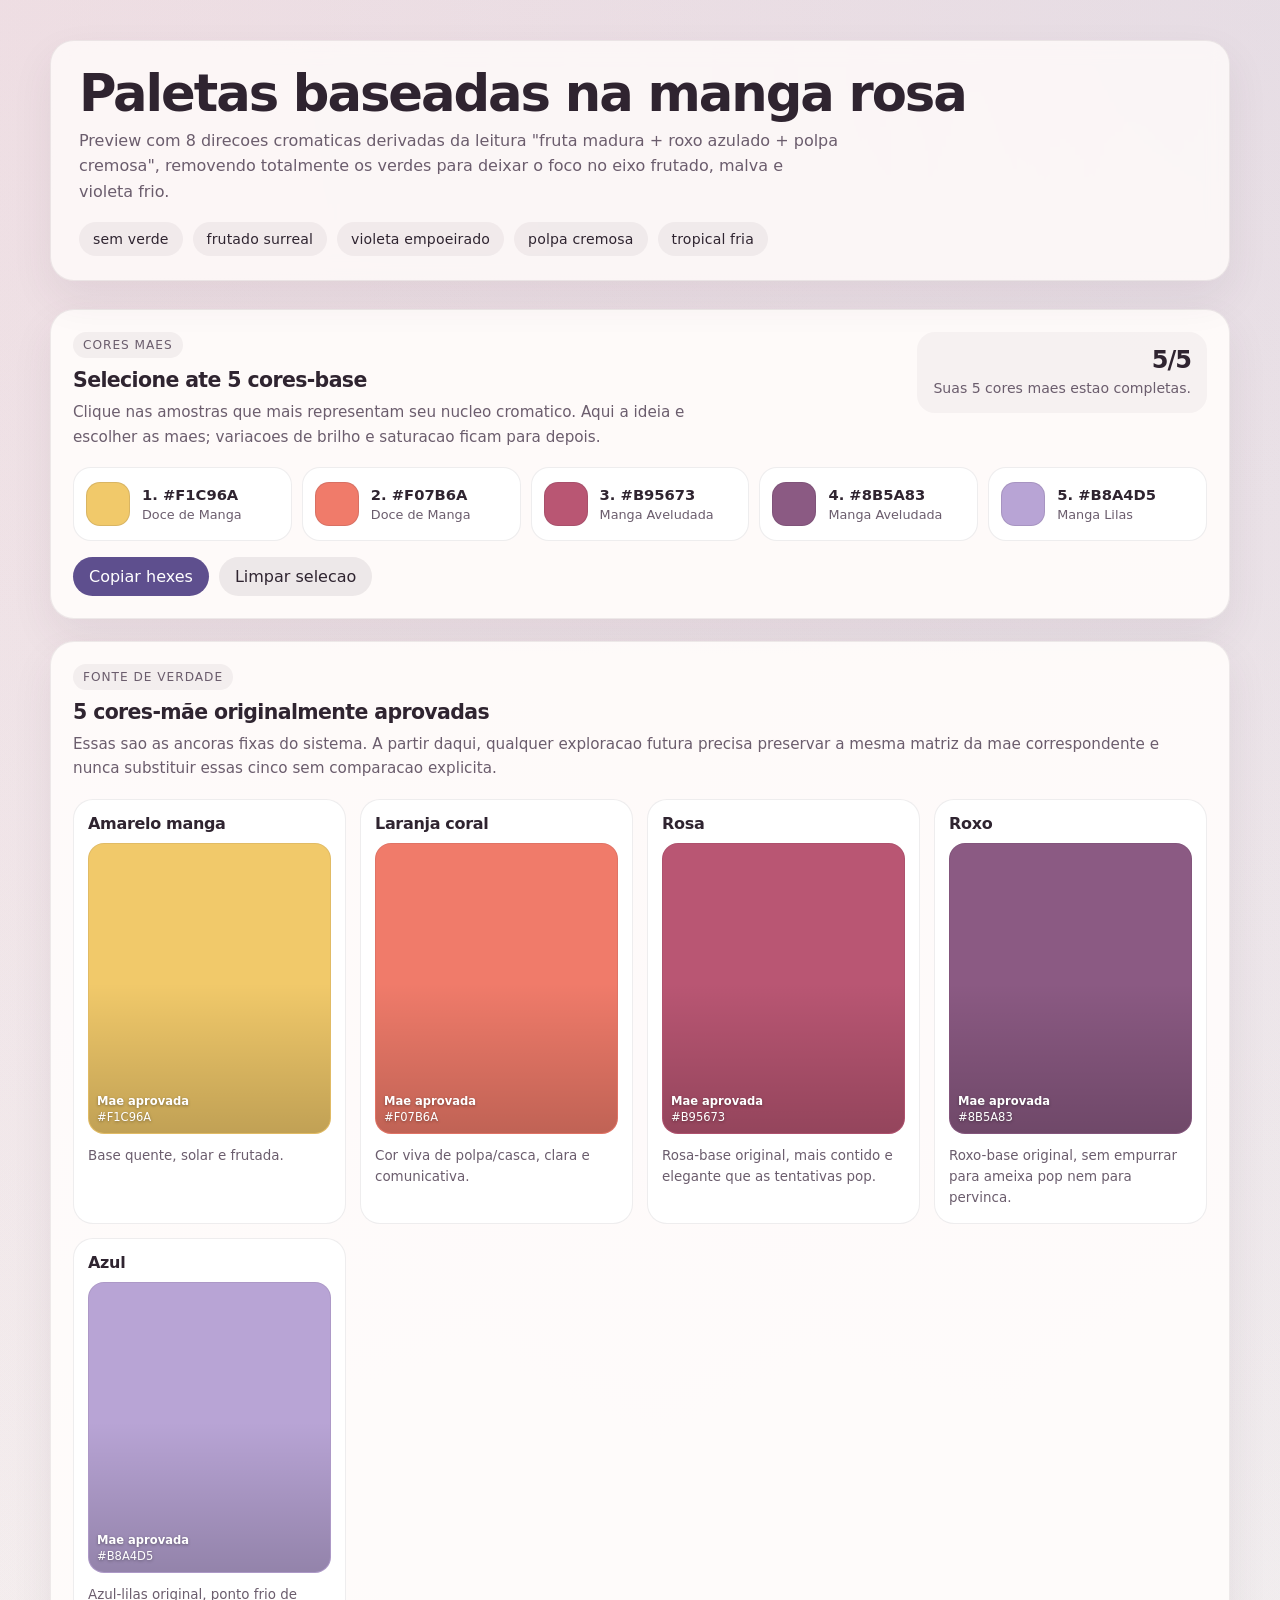
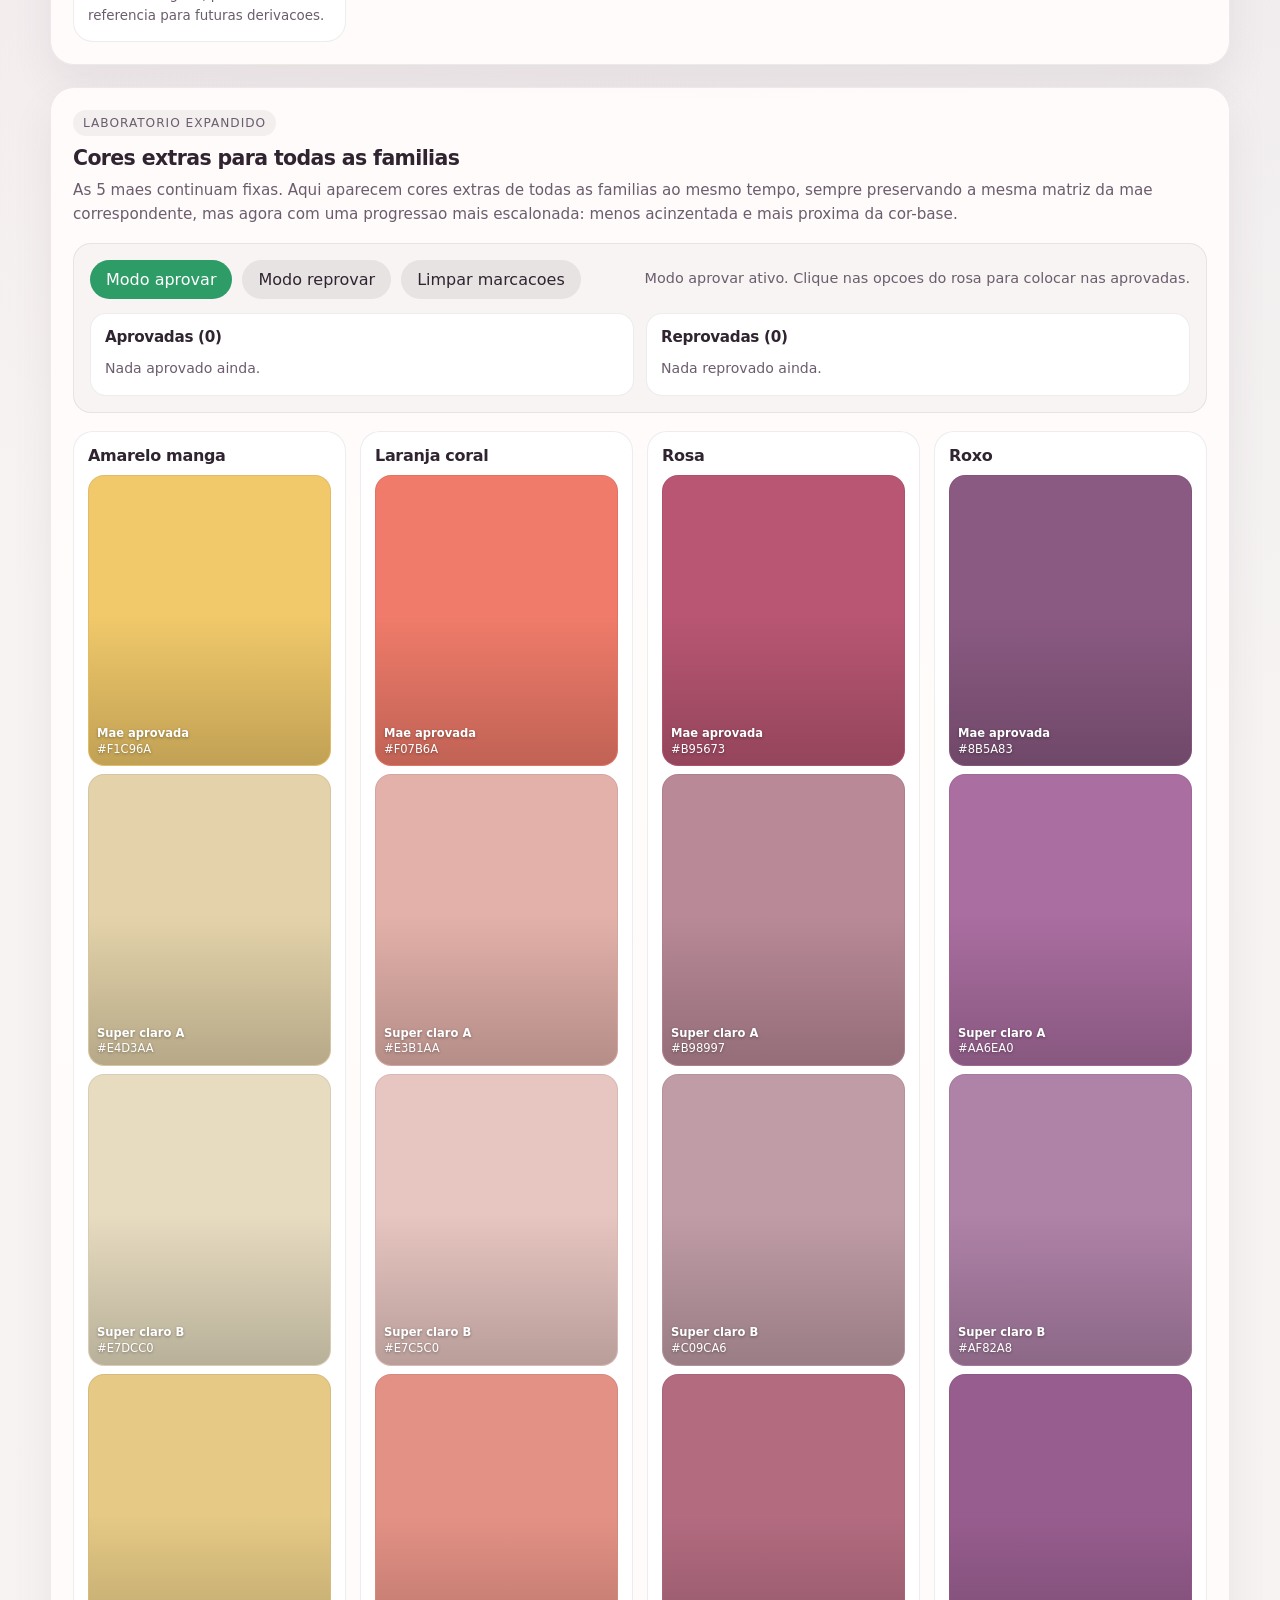
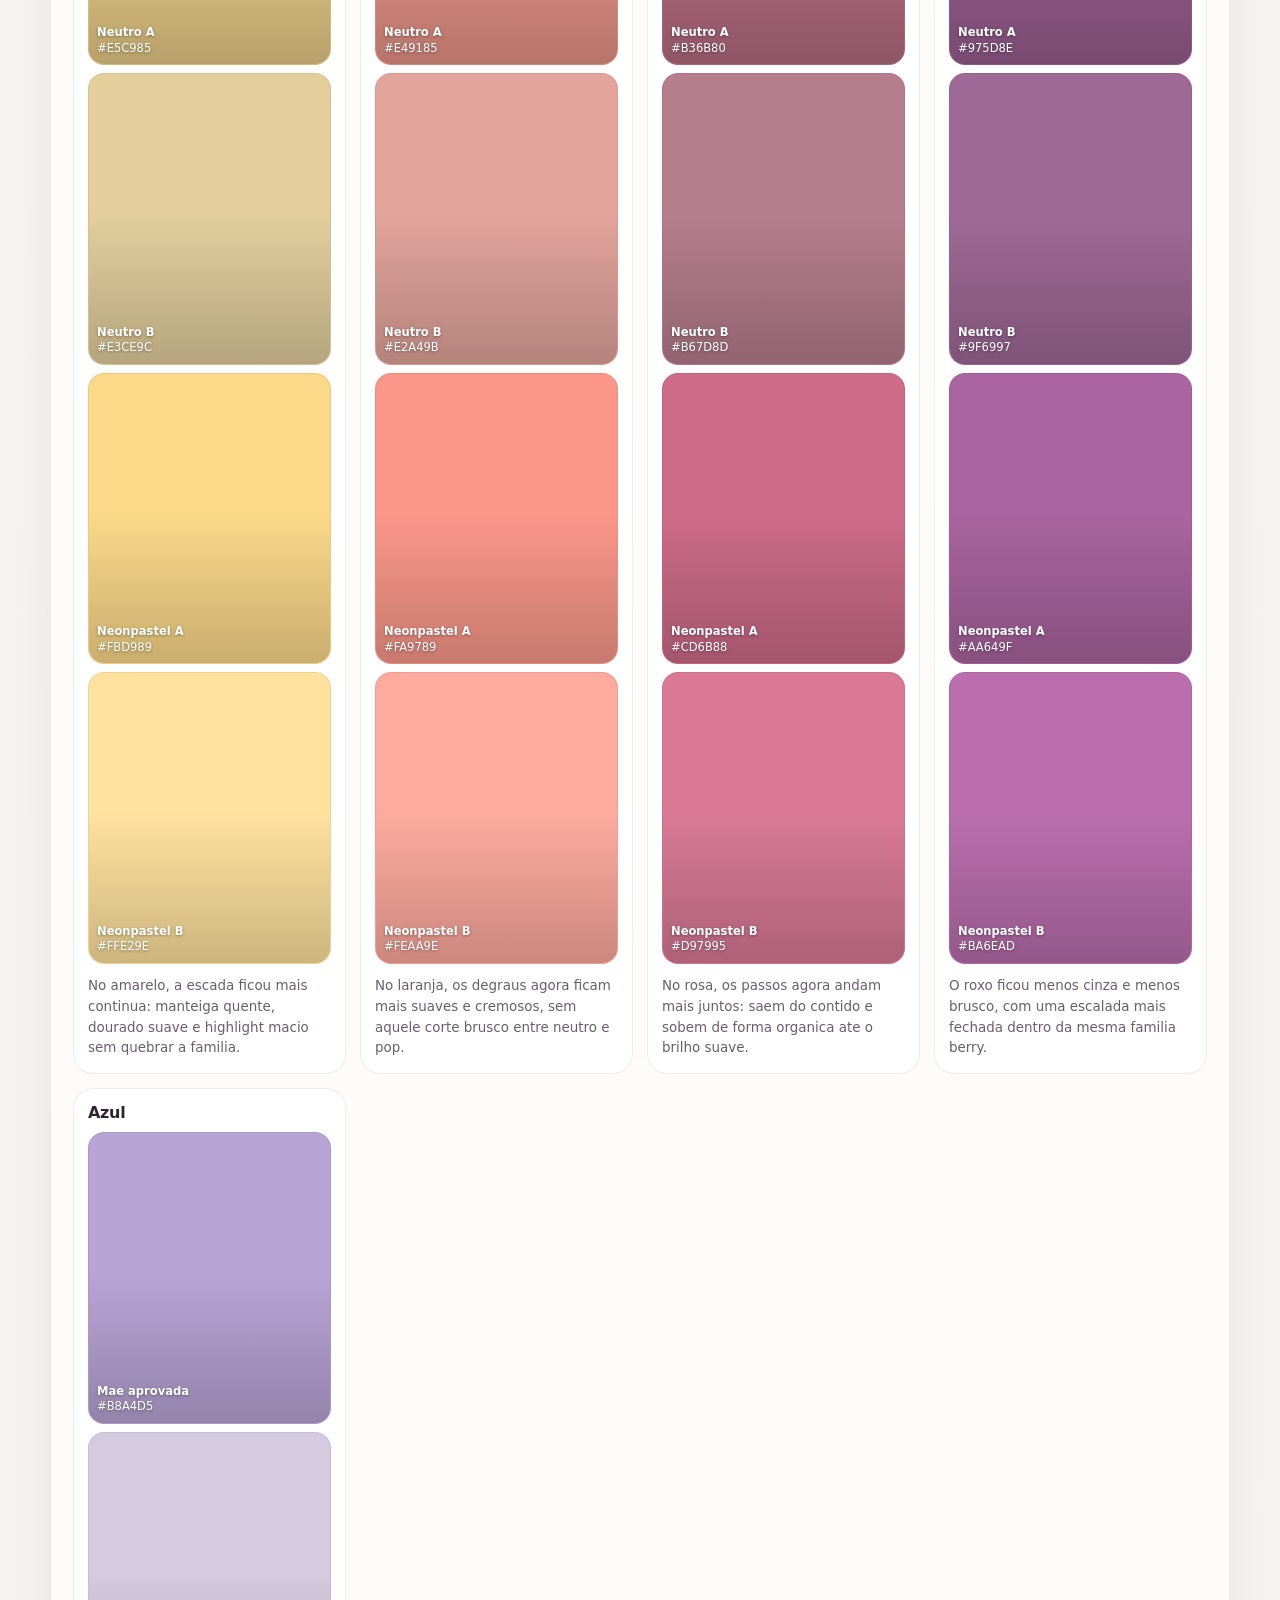
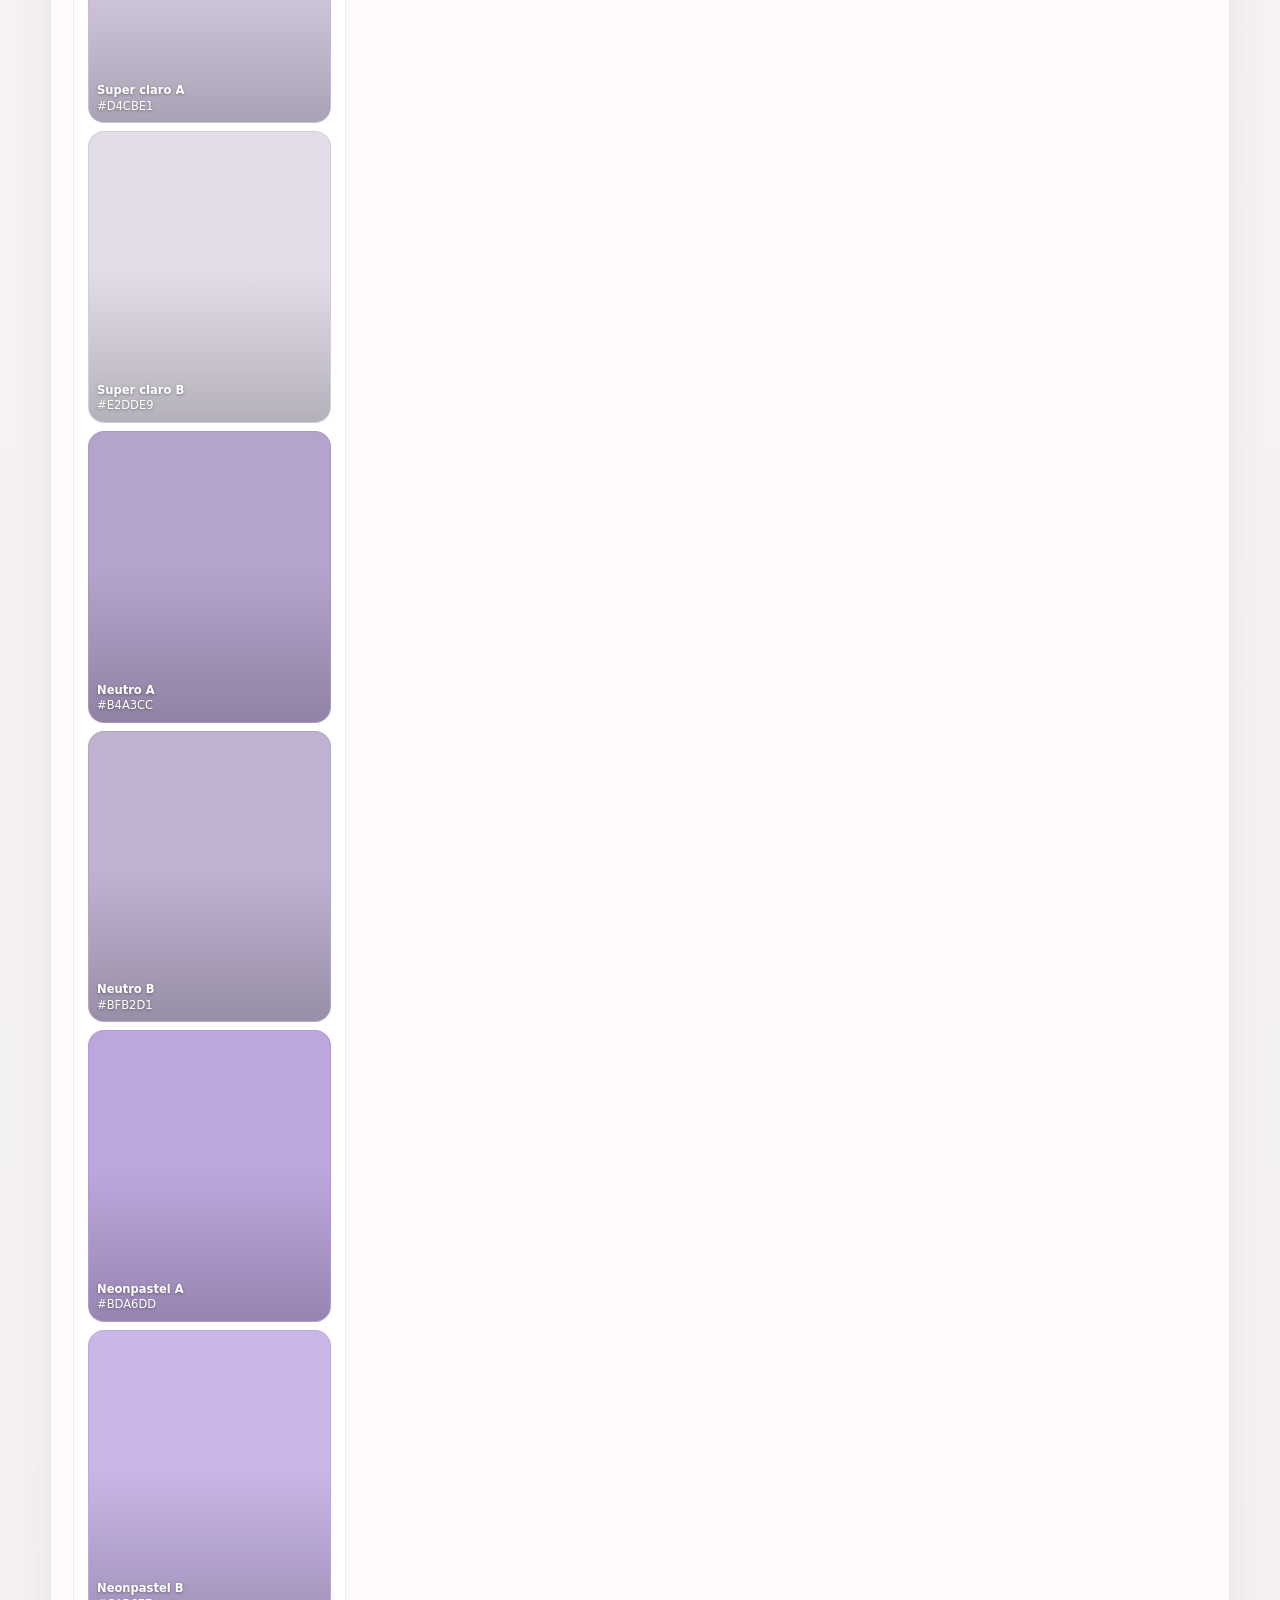
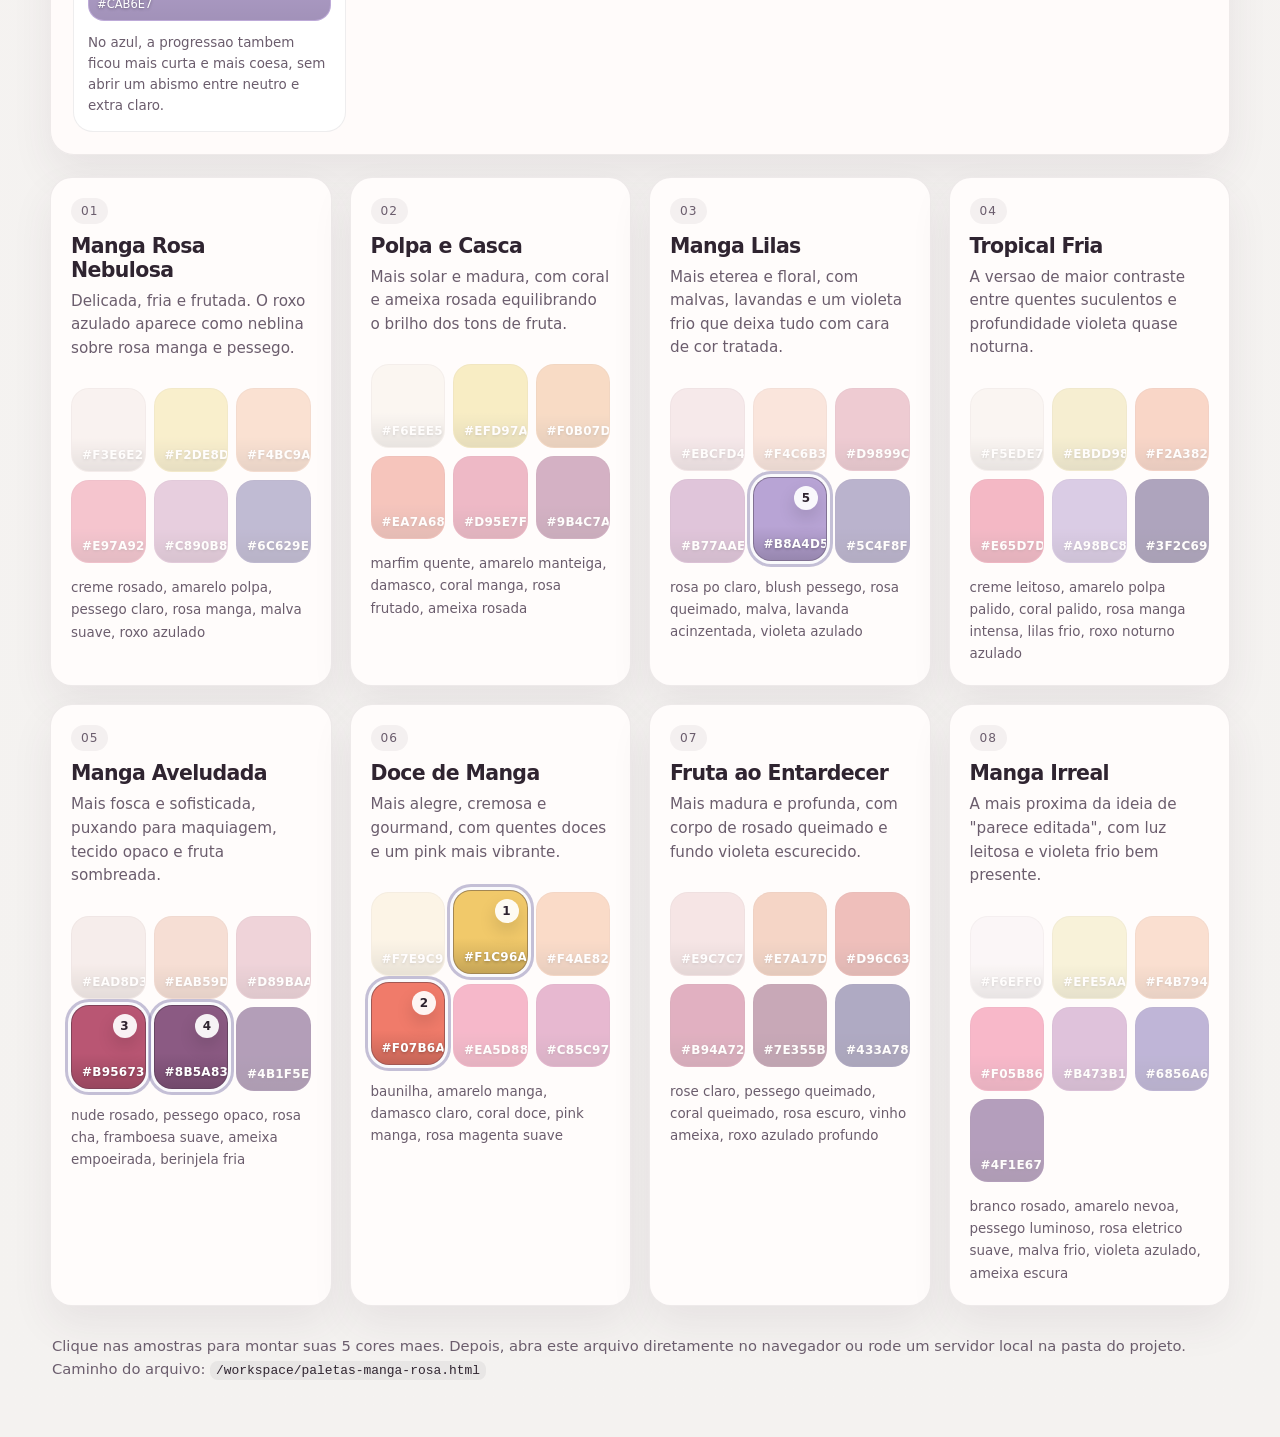
<file: paletas-manga-rosa.html>
<!DOCTYPE html>
<html lang="pt-BR">
<head>
  <meta charset="UTF-8">
  <meta name="viewport" content="width=device-width, initial-scale=1.0">
  <title>Preview - Paletas Manga Rosa</title>
  <style>
    :root {
      color-scheme: light;
      --bg: #f4f2f0;
      --card: #fffcfb;
      --text: #2f2430;
      --muted: #6b5d6d;
      --border: rgba(47, 36, 48, 0.08);
      --shadow: 0 18px 42px rgba(81, 56, 75, 0.08);
    }

    * {
      box-sizing: border-box;
    }

    body {
      margin: 0;
      font-family: Inter, ui-sans-serif, system-ui, -apple-system, BlinkMacSystemFont, "Segoe UI", sans-serif;
      background:
        radial-gradient(circle at top left, rgba(232, 121, 146, 0.12), transparent 28%),
        radial-gradient(circle at top right, rgba(108, 98, 158, 0.12), transparent 30%),
        linear-gradient(180deg, #f7f4f3 0%, var(--bg) 100%);
      color: var(--text);
      min-height: 100vh;
    }

    .page {
      width: min(1180px, calc(100vw - 32px));
      margin: 0 auto;
      padding: 40px 0 56px;
    }

    .hero {
      margin-bottom: 28px;
      padding: 28px 28px 24px;
      border: 1px solid var(--border);
      border-radius: 24px;
      background: rgba(255, 252, 251, 0.8);
      backdrop-filter: blur(10px);
      box-shadow: var(--shadow);
    }

    h1 {
      margin: 0 0 10px;
      font-size: clamp(2rem, 4vw, 3.4rem);
      line-height: 0.95;
      letter-spacing: -0.04em;
    }

    .hero p {
      margin: 0;
      max-width: 760px;
      font-size: 1rem;
      line-height: 1.6;
      color: var(--muted);
    }

    .pill-row {
      display: flex;
      flex-wrap: wrap;
      gap: 10px;
      margin-top: 18px;
    }

    .pill {
      padding: 9px 14px;
      border-radius: 999px;
      background: rgba(47, 36, 48, 0.05);
      color: var(--text);
      font-size: 0.88rem;
      letter-spacing: 0.01em;
    }

    .grid {
      display: grid;
      grid-template-columns: repeat(auto-fit, minmax(280px, 1fr));
      gap: 18px;
    }

    .card {
      border: 1px solid var(--border);
      border-radius: 22px;
      background: var(--card);
      overflow: hidden;
      box-shadow: var(--shadow);
    }

    .card-header {
      padding: 20px 20px 10px;
    }

    .eyebrow {
      display: inline-block;
      margin-bottom: 10px;
      padding: 6px 10px;
      border-radius: 999px;
      background: rgba(47, 36, 48, 0.05);
      font-size: 0.76rem;
      text-transform: uppercase;
      letter-spacing: 0.08em;
      color: var(--muted);
    }

    h2 {
      margin: 0;
      font-size: 1.28rem;
      letter-spacing: -0.03em;
    }

    .description {
      margin: 8px 0 0;
      font-size: 0.95rem;
      line-height: 1.55;
      color: var(--muted);
    }

    .swatches {
      display: grid;
      grid-template-columns: repeat(auto-fit, minmax(64px, 1fr));
      gap: 8px;
      padding: 18px 20px 14px;
    }

    .swatch {
      position: relative;
      aspect-ratio: 1 / 1.12;
      border-radius: 18px;
      overflow: hidden;
      border: 1px solid rgba(47, 36, 48, 0.08);
      background: #ddd;
      cursor: pointer;
      transition: transform 0.16s ease, box-shadow 0.16s ease, border-color 0.16s ease, opacity 0.16s ease;
    }

    .swatch:hover {
      transform: translateY(-2px);
      box-shadow: 0 12px 22px rgba(47, 36, 48, 0.14);
    }

    .swatch:focus-visible {
      outline: 3px solid rgba(108, 98, 158, 0.45);
      outline-offset: 2px;
    }

    .swatch.is-selected {
      border-color: rgba(47, 36, 48, 0.4);
      box-shadow: 0 0 0 3px rgba(255, 255, 255, 0.92), 0 0 0 6px rgba(108, 98, 158, 0.4);
      transform: translateY(-2px);
    }

    .swatch.is-selected::before {
      content: attr(data-order);
      position: absolute;
      top: 8px;
      right: 8px;
      z-index: 2;
      width: 24px;
      height: 24px;
      border-radius: 999px;
      display: grid;
      place-items: center;
      background: rgba(255, 255, 255, 0.92);
      color: var(--text);
      font-size: 0.75rem;
      font-weight: 700;
      box-shadow: 0 8px 18px rgba(0, 0, 0, 0.14);
    }

    .swatch.is-disabled {
      opacity: 0.42;
      cursor: not-allowed;
    }

    .swatch::after {
      content: "";
      position: absolute;
      inset: auto 0 0 0;
      height: 42%;
      background: linear-gradient(180deg, transparent 0%, rgba(0, 0, 0, 0.18) 100%);
    }

    .label {
      position: absolute;
      left: 10px;
      bottom: 9px;
      z-index: 1;
      font-size: 0.75rem;
      font-weight: 600;
      color: #fff;
      text-shadow: 0 1px 3px rgba(0, 0, 0, 0.3);
      letter-spacing: 0.02em;
    }

    .meta {
      padding: 0 20px 20px;
      font-size: 0.84rem;
      line-height: 1.65;
      color: var(--muted);
    }

    .selection-panel {
      margin-bottom: 22px;
      padding: 22px;
      border: 1px solid var(--border);
      border-radius: 24px;
      background: rgba(255, 252, 251, 0.92);
      box-shadow: var(--shadow);
    }

    .selection-header {
      display: flex;
      gap: 18px;
      justify-content: space-between;
      align-items: flex-start;
      margin-bottom: 18px;
    }

    .selection-copy {
      max-width: 620px;
    }

    .selection-copy h2 {
      margin-bottom: 8px;
    }

    .selection-copy p {
      margin: 0;
      color: var(--muted);
      line-height: 1.6;
      font-size: 0.95rem;
    }

    .selection-summary {
      min-width: 148px;
      padding: 14px 16px;
      border-radius: 18px;
      background: rgba(47, 36, 48, 0.04);
      text-align: right;
    }

    .selection-summary strong {
      display: block;
      font-size: 1.5rem;
      letter-spacing: -0.04em;
    }

    .selection-summary span {
      display: block;
      margin-top: 4px;
      font-size: 0.88rem;
      color: var(--muted);
      line-height: 1.45;
    }

    .selection-grid {
      display: grid;
      grid-template-columns: repeat(auto-fit, minmax(180px, 1fr));
      gap: 10px;
    }

    .selection-empty {
      grid-column: 1 / -1;
      padding: 16px 18px;
      border-radius: 18px;
      border: 1px dashed rgba(47, 36, 48, 0.16);
      color: var(--muted);
      font-size: 0.92rem;
      line-height: 1.55;
      background: rgba(47, 36, 48, 0.02);
    }

    .selected-chip {
      display: flex;
      align-items: center;
      gap: 12px;
      padding: 12px;
      border-radius: 18px;
      border: 1px solid rgba(47, 36, 48, 0.08);
      background: #fff;
      min-height: 74px;
    }

    .selected-chip-swatch {
      width: 44px;
      height: 44px;
      border-radius: 14px;
      border: 1px solid rgba(47, 36, 48, 0.12);
      flex: 0 0 auto;
    }

    .selected-chip-copy {
      min-width: 0;
    }

    .selected-chip-copy strong,
    .selected-chip-copy span {
      display: block;
      white-space: nowrap;
      overflow: hidden;
      text-overflow: ellipsis;
    }

    .selected-chip-copy strong {
      font-size: 0.92rem;
    }

    .selected-chip-copy span {
      font-size: 0.8rem;
      color: var(--muted);
      margin-top: 4px;
    }

    .selection-actions {
      display: flex;
      flex-wrap: wrap;
      gap: 10px;
      margin-top: 16px;
    }

    .action-button {
      appearance: none;
      border: 0;
      border-radius: 999px;
      padding: 10px 16px;
      font: inherit;
      color: #fff;
      background: #5e4f8e;
      cursor: pointer;
      transition: opacity 0.16s ease, transform 0.16s ease;
    }

    .action-button.secondary {
      background: rgba(47, 36, 48, 0.08);
      color: var(--text);
    }

    .action-button:hover:enabled {
      transform: translateY(-1px);
    }

    .action-button:disabled {
      opacity: 0.45;
      cursor: not-allowed;
    }

    .value-panel {
      margin-bottom: 22px;
      padding: 22px;
      border: 1px solid var(--border);
      border-radius: 24px;
      background: rgba(255, 252, 251, 0.92);
      box-shadow: var(--shadow);
    }

    .value-panel p {
      margin: 8px 0 0;
      color: var(--muted);
      line-height: 1.6;
      font-size: 0.95rem;
    }

    .value-grid {
      display: grid;
      grid-template-columns: repeat(auto-fit, minmax(220px, 1fr));
      gap: 14px;
      margin-top: 18px;
    }

    .value-card {
      border: 1px solid rgba(47, 36, 48, 0.08);
      border-radius: 20px;
      padding: 14px;
      background: #fff;
    }

    .value-card h3 {
      margin: 0 0 10px;
      font-size: 1rem;
      letter-spacing: -0.02em;
    }

    .value-swatches {
      display: grid;
      grid-template-columns: repeat(auto-fit, minmax(120px, 1fr));
      gap: 8px;
    }

    .value-swatch {
      position: relative;
      border-radius: 16px;
      overflow: hidden;
      aspect-ratio: 1 / 1.2;
      border: 1px solid rgba(47, 36, 48, 0.08);
      cursor: pointer;
      transition: transform 0.16s ease, box-shadow 0.16s ease, border-color 0.16s ease, opacity 0.16s ease;
    }

    .value-swatch:hover {
      transform: translateY(-2px);
      box-shadow: 0 10px 18px rgba(47, 36, 48, 0.14);
    }

    .value-swatch:focus-visible {
      outline: 3px solid rgba(108, 98, 158, 0.42);
      outline-offset: 2px;
    }

    .value-swatch.is-approved {
      border-color: rgba(40, 139, 92, 0.55);
      box-shadow: 0 0 0 3px rgba(255, 255, 255, 0.92), 0 0 0 6px rgba(77, 189, 127, 0.38);
    }

    .value-swatch.is-rejected {
      border-color: rgba(196, 71, 108, 0.58);
      box-shadow: 0 0 0 3px rgba(255, 255, 255, 0.92), 0 0 0 6px rgba(232, 92, 133, 0.32);
      opacity: 0.94;
    }

    .value-swatch.is-approved::before,
    .value-swatch.is-rejected::before {
      position: absolute;
      top: 8px;
      right: 8px;
      z-index: 2;
      min-width: 26px;
      height: 26px;
      padding: 0 8px;
      border-radius: 999px;
      display: grid;
      place-items: center;
      background: rgba(255, 255, 255, 0.94);
      color: var(--text);
      font-size: 0.72rem;
      font-weight: 700;
      box-shadow: 0 8px 18px rgba(0, 0, 0, 0.14);
    }

    .value-swatch.is-approved::before {
      content: "OK";
    }

    .value-swatch.is-rejected::before {
      content: "X";
    }

    .value-review-panel {
      margin-top: 16px;
      padding: 16px;
      border-radius: 18px;
      border: 1px solid rgba(47, 36, 48, 0.08);
      background: rgba(47, 36, 48, 0.03);
    }

    .value-review-toolbar {
      display: flex;
      flex-wrap: wrap;
      gap: 10px;
      align-items: center;
      justify-content: space-between;
    }

    .value-review-modes {
      display: flex;
      flex-wrap: wrap;
      gap: 10px;
    }

    .value-mode-button {
      appearance: none;
      border: 0;
      border-radius: 999px;
      padding: 10px 16px;
      font: inherit;
      background: rgba(47, 36, 48, 0.08);
      color: var(--text);
      cursor: pointer;
      transition: transform 0.16s ease, opacity 0.16s ease, background-color 0.16s ease, color 0.16s ease;
    }

    .value-mode-button:hover {
      transform: translateY(-1px);
    }

    .value-mode-button.is-active[data-mode="approve"] {
      background: #2e9c67;
      color: #fff;
    }

    .value-mode-button.is-active[data-mode="reject"] {
      background: #cb5378;
      color: #fff;
    }

    .value-review-status {
      font-size: 0.9rem;
      color: var(--muted);
      line-height: 1.5;
    }

    .value-review-grid {
      display: grid;
      grid-template-columns: repeat(auto-fit, minmax(240px, 1fr));
      gap: 12px;
      margin-top: 14px;
    }

    .value-review-column {
      padding: 14px;
      border-radius: 16px;
      background: #fff;
      border: 1px solid rgba(47, 36, 48, 0.08);
    }

    .value-review-column h3 {
      margin: 0 0 10px;
      font-size: 0.95rem;
      letter-spacing: -0.02em;
    }

    .value-review-list {
      display: grid;
      gap: 8px;
    }

    .value-review-empty {
      color: var(--muted);
      font-size: 0.88rem;
      line-height: 1.5;
      padding: 2px 0;
    }

    .value-review-chip {
      display: flex;
      align-items: center;
      gap: 10px;
      min-width: 0;
      padding: 10px;
      border-radius: 14px;
      border: 1px solid rgba(47, 36, 48, 0.08);
      background: rgba(47, 36, 48, 0.02);
    }

    .value-review-chip-swatch {
      width: 34px;
      height: 34px;
      border-radius: 12px;
      flex: 0 0 auto;
      border: 1px solid rgba(47, 36, 48, 0.12);
    }

    .value-review-chip-copy {
      min-width: 0;
    }

    .value-review-chip-copy strong,
    .value-review-chip-copy span {
      display: block;
      white-space: nowrap;
      overflow: hidden;
      text-overflow: ellipsis;
    }

    .value-review-chip-copy strong {
      font-size: 0.86rem;
    }

    .value-review-chip-copy span {
      margin-top: 3px;
      font-size: 0.78rem;
      color: var(--muted);
    }

    .value-swatch::after {
      content: "";
      position: absolute;
      inset: auto 0 0 0;
      height: 52%;
      background: linear-gradient(180deg, transparent 0%, rgba(0, 0, 0, 0.2) 100%);
    }

    .value-swatch-label {
      position: absolute;
      left: 8px;
      right: 8px;
      bottom: 8px;
      z-index: 1;
      color: #fff;
      text-shadow: 0 1px 3px rgba(0, 0, 0, 0.35);
      font-size: 0.72rem;
      line-height: 1.35;
    }

    .value-swatch-label strong,
    .value-swatch-label span {
      display: block;
    }

    .value-note {
      margin-top: 12px;
      font-size: 0.84rem;
      color: var(--muted);
      line-height: 1.55;
    }

    footer {
      margin-top: 28px;
      padding: 0 2px;
      font-size: 0.92rem;
      line-height: 1.6;
      color: var(--muted);
    }

    code {
      padding: 2px 6px;
      border-radius: 8px;
      background: rgba(47, 36, 48, 0.06);
      color: var(--text);
      font-family: ui-monospace, SFMono-Regular, Menlo, Consolas, monospace;
      font-size: 0.88em;
    }

    @media (max-width: 640px) {
      .page {
        width: min(100vw - 20px, 1180px);
        padding-top: 20px;
      }

      .selection-header {
        flex-direction: column;
      }

      .selection-summary {
        width: 100%;
        text-align: left;
      }

      .hero,
      .selection-panel,
      .card-header,
      .swatches,
      .meta {
        padding-left: 16px;
        padding-right: 16px;
      }
    }
  </style>
</head>
<body>
  <main class="page">
    <section class="hero">
      <h1>Paletas baseadas na manga rosa</h1>
      <p>
        Preview com 8 direcoes cromaticas derivadas da leitura "fruta madura + roxo azulado + polpa cremosa",
        removendo totalmente os verdes para deixar o foco no eixo frutado, malva e violeta frio.
      </p>
      <div class="pill-row">
        <span class="pill">sem verde</span>
        <span class="pill">frutado surreal</span>
        <span class="pill">violeta empoeirado</span>
        <span class="pill">polpa cremosa</span>
        <span class="pill">tropical fria</span>
      </div>
    </section>

    <section class="selection-panel">
      <div class="selection-header">
        <div class="selection-copy">
          <div class="eyebrow">Cores maes</div>
          <h2>Selecione ate 5 cores-base</h2>
          <p>Clique nas amostras que mais representam seu nucleo cromatico. Aqui a ideia e escolher as maes; variacoes de brilho e saturacao ficam para depois.</p>
        </div>
        <div class="selection-summary">
          <strong id="selection-count">0/5</strong>
          <span id="selection-status">Nenhuma cor selecionada ainda.</span>
        </div>
      </div>
      <div class="selection-grid" id="selected-colors">
        <div class="selection-empty">Suas 5 cores maes vao aparecer aqui conforme voce clica nas amostras abaixo.</div>
      </div>
      <div class="selection-actions">
        <button class="action-button" id="copy-selection" type="button" disabled>Copiar hexes</button>
        <button class="action-button secondary" id="clear-selection" type="button" disabled>Limpar selecao</button>
      </div>
    </section>

    <section class="value-panel">
      <div class="eyebrow">Fonte de verdade</div>
      <h2>5 cores-mãe originalmente aprovadas</h2>
      <p>Essas sao as ancoras fixas do sistema. A partir daqui, qualquer exploracao futura precisa preservar a mesma matriz da mae correspondente e nunca substituir essas cinco sem comparacao explicita.</p>

      <div class="value-grid">
        <article class="value-card">
          <h3>Amarelo manga</h3>
          <div class="value-swatches">
            <div class="value-swatch" style="background:#F1C96A">
              <div class="value-swatch-label"><strong>Mae aprovada</strong><span>#F1C96A</span></div>
            </div>
          </div>
          <div class="value-note">Base quente, solar e frutada.</div>
        </article>

        <article class="value-card">
          <h3>Laranja coral</h3>
          <div class="value-swatches">
            <div class="value-swatch" style="background:#F07B6A">
              <div class="value-swatch-label"><strong>Mae aprovada</strong><span>#F07B6A</span></div>
            </div>
          </div>
          <div class="value-note">Cor viva de polpa/casca, clara e comunicativa.</div>
        </article>

        <article class="value-card">
          <h3>Rosa</h3>
          <div class="value-swatches">
            <div class="value-swatch" style="background:#B95673">
              <div class="value-swatch-label"><strong>Mae aprovada</strong><span>#B95673</span></div>
            </div>
          </div>
          <div class="value-note">Rosa-base original, mais contido e elegante que as tentativas pop.</div>
        </article>

        <article class="value-card">
          <h3>Roxo</h3>
          <div class="value-swatches">
            <div class="value-swatch" style="background:#8B5A83">
              <div class="value-swatch-label"><strong>Mae aprovada</strong><span>#8B5A83</span></div>
            </div>
          </div>
          <div class="value-note">Roxo-base original, sem empurrar para ameixa pop nem para pervinca.</div>
        </article>

        <article class="value-card">
          <h3>Azul</h3>
          <div class="value-swatches">
            <div class="value-swatch" style="background:#B8A4D5">
              <div class="value-swatch-label"><strong>Mae aprovada</strong><span>#B8A4D5</span></div>
            </div>
          </div>
          <div class="value-note">Azul-lilas original, ponto frio de referencia para futuras derivacoes.</div>
        </article>
      </div>
    </section>

    <section class="value-panel" id="rose-lab">
      <div class="eyebrow">Laboratorio expandido</div>
      <h2>Cores extras para todas as familias</h2>
      <p>As 5 maes continuam fixas. Aqui aparecem cores extras de todas as familias ao mesmo tempo, sempre preservando a mesma matriz da mae correspondente, mas agora com uma progressao mais escalonada: menos acinzentada e mais proxima da cor-base.</p>

      <div class="value-review-panel">
        <div class="value-review-toolbar">
          <div class="value-review-modes">
            <button class="value-mode-button is-active" id="rose-approve-mode" data-mode="approve" type="button">Modo aprovar</button>
            <button class="value-mode-button" id="rose-reject-mode" data-mode="reject" type="button">Modo reprovar</button>
            <button class="value-mode-button" id="rose-clear-mode" data-mode="clear" type="button">Limpar marcacoes</button>
          </div>
          <div class="value-review-status" id="rose-review-status">Clique nas opcoes do laboratorio para aprovar ou reprovar.</div>
        </div>
        <div class="value-review-grid">
          <div class="value-review-column">
            <h3 id="rose-approved-title">Aprovadas (0)</h3>
            <div class="value-review-list" id="rose-approved-list">
              <div class="value-review-empty">Nada aprovado ainda.</div>
            </div>
          </div>
          <div class="value-review-column">
            <h3 id="rose-rejected-title">Reprovadas (0)</h3>
            <div class="value-review-list" id="rose-rejected-list">
              <div class="value-review-empty">Nada reprovado ainda.</div>
            </div>
          </div>
        </div>
      </div>

      <div class="value-grid">
        <article class="value-card">
          <h3>Amarelo manga</h3>
          <div class="value-swatches">
            <div class="value-swatch" style="background:#F1C96A">
              <div class="value-swatch-label"><strong>Mae aprovada</strong><span>#F1C96A</span></div>
            </div>
            <div class="value-swatch" style="background:#E4D3AA">
              <div class="value-swatch-label"><strong>Super claro A</strong><span>#E4D3AA</span></div>
            </div>
            <div class="value-swatch" style="background:#E7DCC0">
              <div class="value-swatch-label"><strong>Super claro B</strong><span>#E7DCC0</span></div>
            </div>
            <div class="value-swatch" style="background:#E5C985">
              <div class="value-swatch-label"><strong>Neutro A</strong><span>#E5C985</span></div>
            </div>
            <div class="value-swatch" style="background:#E3CE9C">
              <div class="value-swatch-label"><strong>Neutro B</strong><span>#E3CE9C</span></div>
            </div>
            <div class="value-swatch" style="background:#FBD989">
              <div class="value-swatch-label"><strong>Neonpastel A</strong><span>#FBD989</span></div>
            </div>
            <div class="value-swatch" style="background:#FFE29E">
              <div class="value-swatch-label"><strong>Neonpastel B</strong><span>#FFE29E</span></div>
            </div>
          </div>
          <div class="value-note">No amarelo, a escada ficou mais continua: manteiga quente, dourado suave e highlight macio sem quebrar a familia.</div>
        </article>

        <article class="value-card">
          <h3>Laranja coral</h3>
          <div class="value-swatches">
            <div class="value-swatch" style="background:#F07B6A">
              <div class="value-swatch-label"><strong>Mae aprovada</strong><span>#F07B6A</span></div>
            </div>
            <div class="value-swatch" style="background:#E3B1AA">
              <div class="value-swatch-label"><strong>Super claro A</strong><span>#E3B1AA</span></div>
            </div>
            <div class="value-swatch" style="background:#E7C5C0">
              <div class="value-swatch-label"><strong>Super claro B</strong><span>#E7C5C0</span></div>
            </div>
            <div class="value-swatch" style="background:#E49185">
              <div class="value-swatch-label"><strong>Neutro A</strong><span>#E49185</span></div>
            </div>
            <div class="value-swatch" style="background:#E2A49B">
              <div class="value-swatch-label"><strong>Neutro B</strong><span>#E2A49B</span></div>
            </div>
            <div class="value-swatch" style="background:#FA9789">
              <div class="value-swatch-label"><strong>Neonpastel A</strong><span>#FA9789</span></div>
            </div>
            <div class="value-swatch" style="background:#FEAA9E">
              <div class="value-swatch-label"><strong>Neonpastel B</strong><span>#FEAA9E</span></div>
            </div>
          </div>
          <div class="value-note">No laranja, os degraus agora ficam mais suaves e cremosos, sem aquele corte brusco entre neutro e pop.</div>
        </article>

        <article class="value-card">
          <h3>Rosa</h3>
          <div class="value-swatches">
            <div class="value-swatch" style="background:#B95673">
              <div class="value-swatch-label"><strong>Mae aprovada</strong><span>#B95673</span></div>
            </div>
            <div class="value-swatch" style="background:#B98997">
              <div class="value-swatch-label"><strong>Super claro A</strong><span>#B98997</span></div>
            </div>
            <div class="value-swatch" style="background:#C09CA6">
              <div class="value-swatch-label"><strong>Super claro B</strong><span>#C09CA6</span></div>
            </div>
            <div class="value-swatch" style="background:#B36B80">
              <div class="value-swatch-label"><strong>Neutro A</strong><span>#B36B80</span></div>
            </div>
            <div class="value-swatch" style="background:#B67D8D">
              <div class="value-swatch-label"><strong>Neutro B</strong><span>#B67D8D</span></div>
            </div>
            <div class="value-swatch" style="background:#CD6B88">
              <div class="value-swatch-label"><strong>Neonpastel A</strong><span>#CD6B88</span></div>
            </div>
            <div class="value-swatch" style="background:#D97995">
              <div class="value-swatch-label"><strong>Neonpastel B</strong><span>#D97995</span></div>
            </div>
          </div>
          <div class="value-note">No rosa, os passos agora andam mais juntos: saem do contido e sobem de forma organica ate o brilho suave.</div>
        </article>

        <article class="value-card">
          <h3>Roxo</h3>
          <div class="value-swatches">
            <div class="value-swatch" style="background:#8B5A83">
              <div class="value-swatch-label"><strong>Mae aprovada</strong><span>#8B5A83</span></div>
            </div>
            <div class="value-swatch" style="background:#AA6EA0">
              <div class="value-swatch-label"><strong>Super claro A</strong><span>#AA6EA0</span></div>
            </div>
            <div class="value-swatch" style="background:#AF82A8">
              <div class="value-swatch-label"><strong>Super claro B</strong><span>#AF82A8</span></div>
            </div>
            <div class="value-swatch" style="background:#975D8E">
              <div class="value-swatch-label"><strong>Neutro A</strong><span>#975D8E</span></div>
            </div>
            <div class="value-swatch" style="background:#9F6997">
              <div class="value-swatch-label"><strong>Neutro B</strong><span>#9F6997</span></div>
            </div>
            <div class="value-swatch" style="background:#AA649F">
              <div class="value-swatch-label"><strong>Neonpastel A</strong><span>#AA649F</span></div>
            </div>
            <div class="value-swatch" style="background:#BA6EAD">
              <div class="value-swatch-label"><strong>Neonpastel B</strong><span>#BA6EAD</span></div>
            </div>
          </div>
          <div class="value-note">O roxo ficou menos cinza e menos brusco, com uma escalada mais fechada dentro da mesma familia berry.</div>
        </article>

        <article class="value-card">
          <h3>Azul</h3>
          <div class="value-swatches">
            <div class="value-swatch" style="background:#B8A4D5">
              <div class="value-swatch-label"><strong>Mae aprovada</strong><span>#B8A4D5</span></div>
            </div>
            <div class="value-swatch" style="background:#D4CBE1">
              <div class="value-swatch-label"><strong>Super claro A</strong><span>#D4CBE1</span></div>
            </div>
            <div class="value-swatch" style="background:#E2DDE9">
              <div class="value-swatch-label"><strong>Super claro B</strong><span>#E2DDE9</span></div>
            </div>
            <div class="value-swatch" style="background:#B4A3CC">
              <div class="value-swatch-label"><strong>Neutro A</strong><span>#B4A3CC</span></div>
            </div>
            <div class="value-swatch" style="background:#BFB2D1">
              <div class="value-swatch-label"><strong>Neutro B</strong><span>#BFB2D1</span></div>
            </div>
            <div class="value-swatch" style="background:#BDA6DD">
              <div class="value-swatch-label"><strong>Neonpastel A</strong><span>#BDA6DD</span></div>
            </div>
            <div class="value-swatch" style="background:#CAB6E7">
              <div class="value-swatch-label"><strong>Neonpastel B</strong><span>#CAB6E7</span></div>
            </div>
          </div>
          <div class="value-note">No azul, a progressao tambem ficou mais curta e mais coesa, sem abrir um abismo entre neutro e extra claro.</div>
        </article>
      </div>
    </section>

    <section class="grid">
      <article class="card">
        <div class="card-header">
          <div class="eyebrow">01</div>
          <h2>Manga Rosa Nebulosa</h2>
          <p class="description">Delicada, fria e frutada. O roxo azulado aparece como neblina sobre rosa manga e pessego.</p>
        </div>
        <div class="swatches">
          <div class="swatch" style="background:#F3E6E2"><span class="label">#F3E6E2</span></div>
          <div class="swatch" style="background:#F2DE8D"><span class="label">#F2DE8D</span></div>
          <div class="swatch" style="background:#F4BC9A"><span class="label">#F4BC9A</span></div>
          <div class="swatch" style="background:#E97A92"><span class="label">#E97A92</span></div>
          <div class="swatch" style="background:#C890B8"><span class="label">#C890B8</span></div>
          <div class="swatch" style="background:#6C629E"><span class="label">#6C629E</span></div>
        </div>
        <div class="meta">creme rosado, amarelo polpa, pessego claro, rosa manga, malva suave, roxo azulado</div>
      </article>

      <article class="card">
        <div class="card-header">
          <div class="eyebrow">02</div>
          <h2>Polpa e Casca</h2>
          <p class="description">Mais solar e madura, com coral e ameixa rosada equilibrando o brilho dos tons de fruta.</p>
        </div>
        <div class="swatches">
          <div class="swatch" style="background:#F6EEE5"><span class="label">#F6EEE5</span></div>
          <div class="swatch" style="background:#EFD97A"><span class="label">#EFD97A</span></div>
          <div class="swatch" style="background:#F0B07D"><span class="label">#F0B07D</span></div>
          <div class="swatch" style="background:#EA7A68"><span class="label">#EA7A68</span></div>
          <div class="swatch" style="background:#D95E7F"><span class="label">#D95E7F</span></div>
          <div class="swatch" style="background:#9B4C7A"><span class="label">#9B4C7A</span></div>
        </div>
        <div class="meta">marfim quente, amarelo manteiga, damasco, coral manga, rosa frutado, ameixa rosada</div>
      </article>

      <article class="card">
        <div class="card-header">
          <div class="eyebrow">03</div>
          <h2>Manga Lilas</h2>
          <p class="description">Mais eterea e floral, com malvas, lavandas e um violeta frio que deixa tudo com cara de cor tratada.</p>
        </div>
        <div class="swatches">
          <div class="swatch" style="background:#EBCFD4"><span class="label">#EBCFD4</span></div>
          <div class="swatch" style="background:#F4C6B3"><span class="label">#F4C6B3</span></div>
          <div class="swatch" style="background:#D9899C"><span class="label">#D9899C</span></div>
          <div class="swatch" style="background:#B77AAE"><span class="label">#B77AAE</span></div>
          <div class="swatch" style="background:#B8A4D5"><span class="label">#B8A4D5</span></div>
          <div class="swatch" style="background:#5C4F8F"><span class="label">#5C4F8F</span></div>
        </div>
        <div class="meta">rosa po claro, blush pessego, rosa queimado, malva, lavanda acinzentada, violeta azulado</div>
      </article>

      <article class="card">
        <div class="card-header">
          <div class="eyebrow">04</div>
          <h2>Tropical Fria</h2>
          <p class="description">A versao de maior contraste entre quentes suculentos e profundidade violeta quase noturna.</p>
        </div>
        <div class="swatches">
          <div class="swatch" style="background:#F5EDE7"><span class="label">#F5EDE7</span></div>
          <div class="swatch" style="background:#EBDD98"><span class="label">#EBDD98</span></div>
          <div class="swatch" style="background:#F2A382"><span class="label">#F2A382</span></div>
          <div class="swatch" style="background:#E65D7D"><span class="label">#E65D7D</span></div>
          <div class="swatch" style="background:#A98BC8"><span class="label">#A98BC8</span></div>
          <div class="swatch" style="background:#3F2C69"><span class="label">#3F2C69</span></div>
        </div>
        <div class="meta">creme leitoso, amarelo polpa palido, coral palido, rosa manga intensa, lilas frio, roxo noturno azulado</div>
      </article>

      <article class="card">
        <div class="card-header">
          <div class="eyebrow">05</div>
          <h2>Manga Aveludada</h2>
          <p class="description">Mais fosca e sofisticada, puxando para maquiagem, tecido opaco e fruta sombreada.</p>
        </div>
        <div class="swatches">
          <div class="swatch" style="background:#EAD8D3"><span class="label">#EAD8D3</span></div>
          <div class="swatch" style="background:#EAB59D"><span class="label">#EAB59D</span></div>
          <div class="swatch" style="background:#D89BAA"><span class="label">#D89BAA</span></div>
          <div class="swatch" style="background:#B95673"><span class="label">#B95673</span></div>
          <div class="swatch" style="background:#8B5A83"><span class="label">#8B5A83</span></div>
          <div class="swatch" style="background:#4B1F5E"><span class="label">#4B1F5E</span></div>
        </div>
        <div class="meta">nude rosado, pessego opaco, rosa cha, framboesa suave, ameixa empoeirada, berinjela fria</div>
      </article>

      <article class="card">
        <div class="card-header">
          <div class="eyebrow">06</div>
          <h2>Doce de Manga</h2>
          <p class="description">Mais alegre, cremosa e gourmand, com quentes doces e um pink mais vibrante.</p>
        </div>
        <div class="swatches">
          <div class="swatch" style="background:#F7E9C9"><span class="label">#F7E9C9</span></div>
          <div class="swatch" style="background:#F1C96A"><span class="label">#F1C96A</span></div>
          <div class="swatch" style="background:#F4AE82"><span class="label">#F4AE82</span></div>
          <div class="swatch" style="background:#F07B6A"><span class="label">#F07B6A</span></div>
          <div class="swatch" style="background:#EA5D88"><span class="label">#EA5D88</span></div>
          <div class="swatch" style="background:#C85C97"><span class="label">#C85C97</span></div>
        </div>
        <div class="meta">baunilha, amarelo manga, damasco claro, coral doce, pink manga, rosa magenta suave</div>
      </article>

      <article class="card">
        <div class="card-header">
          <div class="eyebrow">07</div>
          <h2>Fruta ao Entardecer</h2>
          <p class="description">Mais madura e profunda, com corpo de rosado queimado e fundo violeta escurecido.</p>
        </div>
        <div class="swatches">
          <div class="swatch" style="background:#E9C7C7"><span class="label">#E9C7C7</span></div>
          <div class="swatch" style="background:#E7A17D"><span class="label">#E7A17D</span></div>
          <div class="swatch" style="background:#D96C63"><span class="label">#D96C63</span></div>
          <div class="swatch" style="background:#B94A72"><span class="label">#B94A72</span></div>
          <div class="swatch" style="background:#7E355B"><span class="label">#7E355B</span></div>
          <div class="swatch" style="background:#433A78"><span class="label">#433A78</span></div>
        </div>
        <div class="meta">rose claro, pessego queimado, coral queimado, rosa escuro, vinho ameixa, roxo azulado profundo</div>
      </article>

      <article class="card">
        <div class="card-header">
          <div class="eyebrow">08</div>
          <h2>Manga Irreal</h2>
          <p class="description">A mais proxima da ideia de "parece editada", com luz leitosa e violeta frio bem presente.</p>
        </div>
        <div class="swatches">
          <div class="swatch" style="background:#F6EFF0"><span class="label">#F6EFF0</span></div>
          <div class="swatch" style="background:#EFE5AA"><span class="label">#EFE5AA</span></div>
          <div class="swatch" style="background:#F4B794"><span class="label">#F4B794</span></div>
          <div class="swatch" style="background:#F05B86"><span class="label">#F05B86</span></div>
          <div class="swatch" style="background:#B473B1"><span class="label">#B473B1</span></div>
          <div class="swatch" style="background:#6856A6"><span class="label">#6856A6</span></div>
          <div class="swatch" style="background:#4F1E67"><span class="label">#4F1E67</span></div>
        </div>
        <div class="meta">branco rosado, amarelo nevoa, pessego luminoso, rosa eletrico suave, malva frio, violeta azulado, ameixa escura</div>
      </article>
    </section>

    <footer>
      Clique nas amostras para montar suas 5 cores maes. Depois, abra este arquivo diretamente no navegador ou rode um servidor local na pasta do projeto.
      Caminho do arquivo: <code>/workspace/paletas-manga-rosa.html</code>
    </footer>
  </main>
  <script>
    const selectionLimit = 5;
    const initialSelectedHexes = ['#F1C96A', '#F07B6A', '#B95673', '#8B5A83', '#B8A4D5'];
    const swatches = Array.from(document.querySelectorAll('.swatch'));
    const selectedColorsContainer = document.getElementById('selected-colors');
    const selectionCount = document.getElementById('selection-count');
    const selectionStatus = document.getElementById('selection-status');
    const copySelectionButton = document.getElementById('copy-selection');
    const clearSelectionButton = document.getElementById('clear-selection');
    const valueSwatches = Array.from(document.querySelectorAll('.value-swatch'));
    const reviewApproveModeButton = document.getElementById('review-approve-mode');
    const reviewRejectModeButton = document.getElementById('review-reject-mode');
    const reviewClearModeButton = document.getElementById('review-clear-mode');
    const valueReviewStatus = document.getElementById('value-review-status');
    const approvedList = document.getElementById('approved-list');
    const rejectedList = document.getElementById('rejected-list');
    const approvedTitle = document.getElementById('approved-title');
    const rejectedTitle = document.getElementById('rejected-title');
    const roseLab = document.getElementById('rose-lab');
    const roseApproveModeButton = document.getElementById('rose-approve-mode');
    const roseRejectModeButton = document.getElementById('rose-reject-mode');
    const roseClearModeButton = document.getElementById('rose-clear-mode');
    const roseReviewStatus = document.getElementById('rose-review-status');
    const roseApprovedList = document.getElementById('rose-approved-list');
    const roseRejectedList = document.getElementById('rose-rejected-list');
    const roseApprovedTitle = document.getElementById('rose-approved-title');
    const roseRejectedTitle = document.getElementById('rose-rejected-title');
    let selectedKeys = [];
    let reviewMode = 'approve';
    let approvedValueKeys = [];
    let rejectedValueKeys = [];
    let roseReviewMode = 'approve';
    let roseApprovedKeys = [];
    let roseRejectedKeys = [];

    swatches.forEach((swatch) => {
      const hex = swatch.querySelector('.label').textContent.trim();
      const palette = swatch.closest('.card').querySelector('h2').textContent.trim();
      const key = `${palette}::${hex}`;
      swatch.dataset.key = key;
      swatch.dataset.hex = hex;
      swatch.dataset.palette = palette;
      swatch.setAttribute('role', 'button');
      swatch.setAttribute('tabindex', '0');
      swatch.setAttribute('aria-label', `Selecionar ${hex} da paleta ${palette}`);
      swatch.setAttribute('aria-pressed', 'false');
      swatch.addEventListener('click', () => toggleSwatch(swatch));
      swatch.addEventListener('keydown', (event) => {
        if (event.key === 'Enter' || event.key === ' ') {
          event.preventDefault();
          toggleSwatch(swatch);
        }
      });
    });

    selectedKeys = initialSelectedHexes
      .map((hex) => swatches.find((swatch) => swatch.dataset.hex === hex))
      .filter(Boolean)
      .map((swatch) => swatch.dataset.key);

    copySelectionButton.addEventListener('click', async () => {
      const hexes = selectedKeys
        .map((key) => swatches.find((swatch) => swatch.dataset.key === key)?.dataset.hex)
        .filter(Boolean)
        .join(', ');

      if (!hexes) {
        return;
      }

      try {
        await navigator.clipboard.writeText(hexes);
        copySelectionButton.textContent = 'Hexes copiados';
        window.setTimeout(() => {
          copySelectionButton.textContent = 'Copiar hexes';
        }, 1400);
      } catch (error) {
        copySelectionButton.textContent = 'Nao foi possivel copiar';
        window.setTimeout(() => {
          copySelectionButton.textContent = 'Copiar hexes';
        }, 1400);
      }
    });

    clearSelectionButton.addEventListener('click', () => {
      selectedKeys = [];
      updateSelectionUI();
    });

    const hasValueReview =
      reviewApproveModeButton &&
      reviewRejectModeButton &&
      reviewClearModeButton &&
      valueReviewStatus &&
      approvedList &&
      rejectedList &&
      approvedTitle &&
      rejectedTitle;

    if (hasValueReview) {
      valueSwatches.forEach((swatch) => {
        const family = swatch.closest('.value-card').querySelector('h3').textContent.trim();
        const labelStrong = swatch.querySelector('.value-swatch-label strong').textContent.trim();
        const hex = swatch.querySelector('.value-swatch-label span').textContent.trim();
        const key = `${family}::${labelStrong}::${hex}`;
        swatch.dataset.reviewKey = key;
        swatch.dataset.family = family;
        swatch.dataset.label = labelStrong;
        swatch.dataset.hex = hex;
        swatch.setAttribute('role', 'button');
        swatch.setAttribute('tabindex', '0');
        swatch.setAttribute('aria-label', `${labelStrong} ${hex} da familia ${family}`);
        swatch.addEventListener('click', () => toggleValueReview(swatch));
        swatch.addEventListener('keydown', (event) => {
          if (event.key === 'Enter' || event.key === ' ') {
            event.preventDefault();
            toggleValueReview(swatch);
          }
        });
      });

      reviewApproveModeButton.addEventListener('click', () => {
        reviewMode = 'approve';
        updateValueReviewUI();
      });

      reviewRejectModeButton.addEventListener('click', () => {
        reviewMode = 'reject';
        updateValueReviewUI();
      });

      reviewClearModeButton.addEventListener('click', () => {
        approvedValueKeys = [];
        rejectedValueKeys = [];
        updateValueReviewUI();
      });
    }

    const roseLabSwatches = roseLab
      ? Array.from(roseLab.querySelectorAll('.value-swatch')).filter((swatch) => !swatch.querySelector('.value-swatch-label strong')?.textContent.includes('Mae aprovada'))
      : [];

    const hasRoseLabReview =
      roseLab &&
      roseApproveModeButton &&
      roseRejectModeButton &&
      roseClearModeButton &&
      roseReviewStatus &&
      roseApprovedList &&
      roseRejectedList &&
      roseApprovedTitle &&
      roseRejectedTitle;

    if (hasRoseLabReview) {
      roseLabSwatches.forEach((swatch) => {
        const family = swatch.closest('.value-card').querySelector('h3').textContent.trim();
        const labelStrong = swatch.querySelector('.value-swatch-label strong').textContent.trim();
        const hex = swatch.querySelector('.value-swatch-label span').textContent.trim();
        const key = `${family}::${labelStrong}::${hex}`;
        swatch.dataset.roseReviewKey = key;
        swatch.dataset.roseFamily = family;
        swatch.dataset.roseLabel = labelStrong;
        swatch.dataset.roseHex = hex;
        swatch.setAttribute('role', 'button');
        swatch.setAttribute('tabindex', '0');
        swatch.setAttribute('aria-label', `${labelStrong} ${hex} da secao ${family}`);
        swatch.addEventListener('click', () => toggleRoseReview(swatch));
        swatch.addEventListener('keydown', (event) => {
          if (event.key === 'Enter' || event.key === ' ') {
            event.preventDefault();
            toggleRoseReview(swatch);
          }
        });
      });

      roseApproveModeButton.addEventListener('click', () => {
        roseReviewMode = 'approve';
        updateRoseReviewUI();
      });

      roseRejectModeButton.addEventListener('click', () => {
        roseReviewMode = 'reject';
        updateRoseReviewUI();
      });

      roseClearModeButton.addEventListener('click', () => {
        roseApprovedKeys = [];
        roseRejectedKeys = [];
        updateRoseReviewUI();
      });
    }

    function toggleSwatch(swatch) {
      const key = swatch.dataset.key;
      const existingIndex = selectedKeys.indexOf(key);

      if (existingIndex >= 0) {
        selectedKeys.splice(existingIndex, 1);
        updateSelectionUI();
        return;
      }

      if (selectedKeys.length >= selectionLimit) {
        selectionStatus.textContent = 'Voce ja escolheu 5 cores maes. Remova uma para trocar.';
        return;
      }

      selectedKeys.push(key);
      updateSelectionUI();
    }

    function updateSelectionUI() {
      swatches.forEach((swatch) => {
        const index = selectedKeys.indexOf(swatch.dataset.key);
        const isSelected = index >= 0;
        const isDisabled = !isSelected && selectedKeys.length >= selectionLimit;

        swatch.classList.toggle('is-selected', isSelected);
        swatch.classList.toggle('is-disabled', isDisabled);
        swatch.dataset.order = isSelected ? String(index + 1) : '';
        swatch.setAttribute('aria-pressed', String(isSelected));
      });

      selectionCount.textContent = `${selectedKeys.length}/5`;
      copySelectionButton.disabled = selectedKeys.length === 0;
      clearSelectionButton.disabled = selectedKeys.length === 0;

      if (selectedKeys.length === 0) {
        selectionStatus.textContent = 'Nenhuma cor selecionada ainda.';
        selectedColorsContainer.innerHTML = '<div class="selection-empty">Suas 5 cores maes vao aparecer aqui conforme voce clica nas amostras abaixo.</div>';
        return;
      }

      if (selectedKeys.length < selectionLimit) {
        selectionStatus.textContent = `Faltam ${selectionLimit - selectedKeys.length} cor(es) para fechar suas 5 maes.`;
      } else {
        selectionStatus.textContent = 'Suas 5 cores maes estao completas.';
      }

      selectedColorsContainer.innerHTML = selectedKeys.map((key, index) => {
        const swatch = swatches.find((item) => item.dataset.key === key);
        return `
          <div class="selected-chip">
            <div class="selected-chip-swatch" style="background:${swatch.dataset.hex}"></div>
            <div class="selected-chip-copy">
              <strong>${index + 1}. ${swatch.dataset.hex}</strong>
              <span>${swatch.dataset.palette}</span>
            </div>
          </div>
        `;
      }).join('');
    }

    function toggleValueReview(swatch) {
      const key = swatch.dataset.reviewKey;
      const approvedIndex = approvedValueKeys.indexOf(key);
      const rejectedIndex = rejectedValueKeys.indexOf(key);

      if (reviewMode === 'approve') {
        if (approvedIndex >= 0) {
          approvedValueKeys.splice(approvedIndex, 1);
        } else {
          approvedValueKeys.push(key);
        }
        if (rejectedIndex >= 0) {
          rejectedValueKeys.splice(rejectedIndex, 1);
        }
      }

      if (reviewMode === 'reject') {
        if (rejectedIndex >= 0) {
          rejectedValueKeys.splice(rejectedIndex, 1);
        } else {
          rejectedValueKeys.push(key);
        }
        if (approvedIndex >= 0) {
          approvedValueKeys.splice(approvedIndex, 1);
        }
      }

      updateValueReviewUI();
    }

    function renderValueReviewList(target, keys, emptyText) {
      if (keys.length === 0) {
        target.innerHTML = `<div class="value-review-empty">${emptyText}</div>`;
        return;
      }

      target.innerHTML = keys.map((key) => {
        const swatch = valueSwatches.find((item) => item.dataset.reviewKey === key);
        return `
          <div class="value-review-chip">
            <div class="value-review-chip-swatch" style="background:${swatch.dataset.hex}"></div>
            <div class="value-review-chip-copy">
              <strong>${swatch.dataset.label}</strong>
              <span>${swatch.dataset.family} - ${swatch.dataset.hex}</span>
            </div>
          </div>
        `;
      }).join('');
    }

    function updateValueReviewUI() {
      reviewApproveModeButton.classList.toggle('is-active', reviewMode === 'approve');
      reviewRejectModeButton.classList.toggle('is-active', reviewMode === 'reject');

      valueSwatches.forEach((swatch) => {
        const key = swatch.dataset.reviewKey;
        swatch.classList.toggle('is-approved', approvedValueKeys.includes(key));
        swatch.classList.toggle('is-rejected', rejectedValueKeys.includes(key));
      });

      approvedTitle.textContent = `Aprovadas (${approvedValueKeys.length})`;
      rejectedTitle.textContent = `Reprovadas (${rejectedValueKeys.length})`;

      renderValueReviewList(approvedList, approvedValueKeys, 'Nada aprovado ainda.');
      renderValueReviewList(rejectedList, rejectedValueKeys, 'Nada reprovado ainda.');

      if (reviewMode === 'approve') {
        valueReviewStatus.textContent = 'Modo aprovar ativo. Clique numa amostra para colocar nas aprovadas.';
      } else {
        valueReviewStatus.textContent = 'Modo reprovar ativo. Clique numa amostra para colocar nas reprovadas.';
      }
    }

    function toggleRoseReview(swatch) {
      const key = swatch.dataset.roseReviewKey;
      const approvedIndex = roseApprovedKeys.indexOf(key);
      const rejectedIndex = roseRejectedKeys.indexOf(key);

      if (roseReviewMode === 'approve') {
        if (approvedIndex >= 0) {
          roseApprovedKeys.splice(approvedIndex, 1);
        } else {
          roseApprovedKeys.push(key);
        }
        if (rejectedIndex >= 0) {
          roseRejectedKeys.splice(rejectedIndex, 1);
        }
      }

      if (roseReviewMode === 'reject') {
        if (rejectedIndex >= 0) {
          roseRejectedKeys.splice(rejectedIndex, 1);
        } else {
          roseRejectedKeys.push(key);
        }
        if (approvedIndex >= 0) {
          roseApprovedKeys.splice(approvedIndex, 1);
        }
      }

      updateRoseReviewUI();
    }

    function renderRoseReviewList(target, keys, emptyText) {
      if (keys.length === 0) {
        target.innerHTML = `<div class="value-review-empty">${emptyText}</div>`;
        return;
      }

      target.innerHTML = keys.map((key) => {
        const swatch = roseLabSwatches.find((item) => item.dataset.roseReviewKey === key);
        return `
          <div class="value-review-chip">
            <div class="value-review-chip-swatch" style="background:${swatch.dataset.roseHex}"></div>
            <div class="value-review-chip-copy">
              <strong>${swatch.dataset.roseLabel}</strong>
              <span>${swatch.dataset.roseFamily} - ${swatch.dataset.roseHex}</span>
            </div>
          </div>
        `;
      }).join('');
    }

    function updateRoseReviewUI() {
      roseApproveModeButton.classList.toggle('is-active', roseReviewMode === 'approve');
      roseRejectModeButton.classList.toggle('is-active', roseReviewMode === 'reject');

      roseLabSwatches.forEach((swatch) => {
        const key = swatch.dataset.roseReviewKey;
        swatch.classList.toggle('is-approved', roseApprovedKeys.includes(key));
        swatch.classList.toggle('is-rejected', roseRejectedKeys.includes(key));
      });

      roseApprovedTitle.textContent = `Aprovadas (${roseApprovedKeys.length})`;
      roseRejectedTitle.textContent = `Reprovadas (${roseRejectedKeys.length})`;

      renderRoseReviewList(roseApprovedList, roseApprovedKeys, 'Nada aprovado ainda.');
      renderRoseReviewList(roseRejectedList, roseRejectedKeys, 'Nada reprovado ainda.');

      if (roseReviewMode === 'approve') {
        roseReviewStatus.textContent = 'Modo aprovar ativo. Clique nas opcoes do rosa para colocar nas aprovadas.';
      } else {
        roseReviewStatus.textContent = 'Modo reprovar ativo. Clique nas opcoes do rosa para colocar nas reprovadas.';
      }
    }

    updateSelectionUI();
    if (hasValueReview) {
      updateValueReviewUI();
    }
    if (hasRoseLabReview) {
      updateRoseReviewUI();
    }
  </script>
</body>
</html>
</file>
<file: estilos.css>
:root {
  --bg: #070707;
  --panel: rgba(255, 255, 255, 0.07);
  --panel-soft: rgba(255, 255, 255, 0.04);
  --border: rgba(255, 255, 255, 0.12);
  --border-strong: rgba(255, 255, 255, 0.22);
  --text: #f5f5f5;
  --text-soft: rgba(245, 245, 245, 0.86);
  --text-muted: rgba(245, 245, 245, 0.56);
  --shadow: 0 12px 36px rgba(0, 0, 0, 0.28);
  --radius-xl: 24px;
  --radius-lg: 18px;
  --sidebar-width: 214px;
  --gap: 0.95rem;
  --surface-padding: 0.9rem;
}

* {
  box-sizing: border-box;
}

html {
  scroll-behavior: smooth;
}

body {
  margin: 0;
  min-height: 100vh;
  font-family: Inter, ui-sans-serif, system-ui, -apple-system, BlinkMacSystemFont, "Segoe UI", sans-serif;
  font-size: 14px;
  color: var(--text);
  background:
    radial-gradient(circle at top, rgba(255, 255, 255, 0.07), transparent 22%),
    linear-gradient(145deg, #090909 0%, #050505 50%, #020202 100%);
  overflow: hidden;
}

body::before {
  content: "";
  position: fixed;
  inset: 0;
  pointer-events: none;
  background-image:
    linear-gradient(rgba(255, 255, 255, 0.018) 1px, transparent 1px),
    linear-gradient(90deg, rgba(255, 255, 255, 0.018) 1px, transparent 1px);
  background-size: 40px 40px;
  mask-image: radial-gradient(circle at center, black 40%, transparent 100%);
  opacity: 0.1;
}

button,
a {
  font: inherit;
}

.glass-panel,
.glass-subpanel,
.ghost-button,
.tool-card,
.metric-card,
.fab,
.nav-group__toggle {
  border: 1px solid var(--border);
  background: var(--panel);
  backdrop-filter: blur(18px);
  -webkit-backdrop-filter: blur(18px);
  box-shadow: var(--shadow);
}

.glass-panel {
  border-radius: var(--radius-xl);
}

.glass-subpanel {
  border-radius: var(--radius-lg);
}

.app-shell {
  display: grid;
  grid-template-columns: var(--sidebar-width) 1fr;
  gap: var(--gap);
  height: 100vh;
  padding: 0.9rem;
}

.app-shell[data-sidebar="compact"] {
  --sidebar-width: 76px;
}

.sidebar {
  display: flex;
  flex-direction: column;
  gap: 0.9rem;
  padding: 0.95rem 0.85rem;
  height: calc(100vh - 1.8rem);
  overflow: auto;
}

.sidebar-top {
  display: flex;
  flex-direction: column;
  gap: 0.8rem;
}

.brand-signature {
  display: flex;
  align-items: center;
  gap: 0.7rem;
}

.brand-signature__mark {
  width: 38px;
  height: 38px;
  border-radius: 12px;
  border: 1px solid var(--border-strong);
  background: linear-gradient(180deg, rgba(255, 255, 255, 0.14), rgba(255, 255, 255, 0.04));
  display: grid;
  place-items: center;
  position: relative;
  overflow: hidden;
  flex: 0 0 auto;
}

.brand-signature__mark span {
  position: absolute;
  width: 16px;
  height: 2px;
  background: rgba(255, 255, 255, 0.82);
  border-radius: 999px;
}

.brand-signature__mark span:nth-child(1) {
  transform: rotate(90deg);
}

.brand-signature__mark span:nth-child(2) {
  width: 10px;
}

.brand-signature__mark span:nth-child(3) {
  width: 20px;
  opacity: 0.22;
  transform: rotate(-45deg);
}

.brand-signature h1,
.topbar h2,
.stage-rail__header h3,
.stage-core__header h3,
.status-deck__header h3,
.radar-focus h4 {
  margin: 0;
}

.brand-signature h1 {
  font-size: 0.96rem;
  line-height: 1.08;
}

.eyebrow {
  margin: 0 0 0.18rem;
  text-transform: uppercase;
  letter-spacing: 0.16em;
  font-size: 0.62rem;
  color: var(--text-muted);
}

.sidebar-toggle {
  padding: 0.42rem 0.68rem;
  font-size: 0.72rem;
  align-self: flex-start;
}

.sidebar-nav {
  display: flex;
  flex-direction: column;
  gap: 1.15rem;
}

.nav-group {
  display: flex;
  flex-direction: column;
  gap: 0.1rem;
}

.nav-group__toggle,
.nav-link {
  display: flex;
  align-items: center;
  gap: 0.6rem;
  width: 100%;
  padding: 0.38rem 0.42rem;
  border-radius: 12px;
  text-decoration: none;
  color: var(--text-soft);
  transition: background 180ms ease, color 180ms ease, transform 180ms ease;
}

.nav-group__toggle {
  cursor: pointer;
  justify-content: space-between;
  background: transparent;
  border-color: transparent;
  box-shadow: none;
  padding-inline: 0.12rem;
}

.nav-group__toggle:hover,
.nav-link:hover,
.nav-link:focus-visible {
  background: rgba(255, 255, 255, 0.035);
  color: var(--text);
  transform: none;
}

.nav-link--active {
  background: rgba(255, 255, 255, 0.08);
  color: var(--text);
}

.nav-icon {
  width: 16px;
  height: 16px;
  border-radius: 8px;
  display: inline-grid;
  place-items: center;
  flex: 0 0 auto;
  border: 1px solid rgba(255, 255, 255, 0.04);
  background: rgba(255, 255, 255, 0.015);
  color: rgba(245, 245, 245, 0.62);
  font-size: 0.5rem;
}

.nav-label {
  font-size: 0.7rem;
  line-height: 1.1;
}

.nav-caret {
  margin-left: auto;
  color: var(--text-muted);
  font-size: 0.6rem;
}

.nav-group__items {
  display: flex;
  flex-direction: column;
  gap: 0.04rem;
  padding-left: 0.5rem;
  padding-top: 0.12rem;
}

.nav-link--child {
  padding-left: 0.48rem;
  color: rgba(245, 245, 245, 0.68);
}

.nav-group__toggle .nav-label {
  text-transform: uppercase;
  letter-spacing: 0.12em;
  font-size: 0.66rem;
  color: rgba(245, 245, 245, 0.74);
}

.app-shell[data-sidebar="compact"] .sidebar {
  padding-inline: 0.5rem;
}

.app-shell[data-sidebar="compact"] .brand-signature > div,
.app-shell[data-sidebar="compact"] .sidebar-toggle,
.app-shell[data-sidebar="compact"] .nav-label,
.app-shell[data-sidebar="compact"] .nav-caret,
.app-shell[data-sidebar="compact"] .sidebar-footer .muted-copy {
  display: none;
}

.app-shell[data-sidebar="compact"] .sidebar-footer {
  align-items: center;
}

.app-shell[data-sidebar="compact"] .nav-group__items {
  padding-left: 0;
}

.app-shell[data-sidebar="compact"] .nav-group__toggle,
.app-shell[data-sidebar="compact"] .nav-link {
  justify-content: center;
  padding-inline: 0.45rem;
}

.sidebar-footer {
  margin-top: auto;
  display: flex;
  flex-direction: column;
  gap: 0.55rem;
}

.muted-copy,
.mini-note,
.radar-details__copy,
.tool-note,
.overview-strip span,
.timeline-list small,
.alert-list small,
.detail-list small {
  color: var(--text-muted);
  line-height: 1.35;
}

.muted-copy {
  font-size: 0.7rem;
}

.status-pill,
.section-label {
  display: inline-flex;
  align-items: center;
  gap: 0.35rem;
  border-radius: 999px;
  padding: 0.28rem 0.58rem;
  border: 1px solid rgba(255, 255, 255, 0.1);
  background: rgba(255, 255, 255, 0.05);
  color: var(--text-soft);
  font-size: 0.66rem;
}

.status-pill--inline {
  width: fit-content;
}

.status-dot {
  width: 7px;
  height: 7px;
  border-radius: 999px;
  background: rgba(255, 255, 255, 0.84);
  box-shadow: 0 0 12px rgba(255, 255, 255, 0.42);
  animation: pulse-dot 2.4s ease-in-out infinite;
}

.dashboard {
  display: flex;
  flex-direction: column;
  gap: var(--gap);
  min-width: 0;
  min-height: calc(100vh - 1.8rem);
  position: relative;
}

.topbar {
  display: flex;
  align-items: center;
  justify-content: space-between;
  gap: 0.8rem;
  padding: var(--surface-padding) 1rem;
  flex: 0 0 auto;
}

.topbar h2 {
  font-size: clamp(1.08rem, 1.4vw, 1.38rem);
  line-height: 1.04;
  max-width: 20ch;
}

.topbar-actions {
  display: flex;
  gap: 0.5rem;
  flex-wrap: wrap;
  align-items: center;
}

.ghost-button {
  border-radius: 999px;
  color: var(--text-soft);
  cursor: pointer;
  transition: transform 180ms ease, border-color 180ms ease, background 180ms ease;
  font-size: 0.72rem;
}

.ghost-button:hover {
  transform: translateY(-1px);
}

.ghost-button {
  padding: 0.42rem 0.68rem;
}

.control-stage {
  display: grid;
  grid-template-columns: minmax(182px, 0.72fr) minmax(520px, 1.72fr) minmax(182px, 0.72fr);
  grid-template-areas: "left core right";
  gap: 1rem;
  flex: 1;
  min-height: 0;
  padding: 1rem;
  overflow: hidden;
  align-items: stretch;
  isolation: isolate;
}

.stage-rail,
.stage-core {
  min-width: 0;
  min-height: 0;
}

.stage-rail--left {
  grid-area: left;
}

.stage-core {
  grid-area: core;
}

.stage-rail--right {
  grid-area: right;
}

.stage-rail {
  display: flex;
  flex-direction: column;
  gap: 0.7rem;
  position: relative;
  z-index: 2;
  padding: 0.3rem;
  border-radius: 18px;
  background: rgba(8, 8, 8, 0.34);
}

.stage-rail__header h3,
.stage-core__header h3,
.status-deck__header h3 {
  font-size: 0.92rem;
  line-height: 1.06;
}

.stage-block,
.rail-section {
  padding: 0.64rem;
  border-radius: 12px;
  background: rgba(255, 255, 255, 0.035);
  border: 1px solid rgba(255, 255, 255, 0.08);
}

.rail-divider {
  height: 1px;
  background: linear-gradient(90deg, transparent, rgba(255, 255, 255, 0.12), transparent);
}

.activity-strip {
  overflow: hidden;
}

.activity-strip__viewport {
  overflow: hidden;
  width: 100%;
}

.activity-strip__track {
  display: inline-flex;
  gap: 1rem;
  min-width: max-content;
  white-space: nowrap;
  animation: ticker-scroll 34s linear infinite;
}

.ticker-item {
  display: inline-flex;
  align-items: center;
  gap: 0.45rem;
  color: var(--text-soft);
  font-size: 0.68rem;
}

.ticker-item::before {
  content: "";
  width: 6px;
  height: 6px;
  border-radius: 999px;
  background: rgba(255, 255, 255, 0.78);
  opacity: 0.72;
}

.stage-core {
  display: flex;
  flex-direction: column;
  gap: 0.75rem;
  position: relative;
  z-index: 1;
}

.stage-core__header,
.status-deck__header {
  display: flex;
  justify-content: space-between;
  align-items: start;
  gap: 1rem;
}

.status-stack {
  display: flex;
  flex-direction: column;
  align-items: flex-end;
  gap: 0.24rem;
}

.radar-stage {
  display: grid;
  grid-template-columns: minmax(420px, 1.2fr) minmax(180px, 0.44fr);
  gap: 0.8rem;
  align-items: center;
  flex: 1;
  min-height: 0;
  padding: 0.95rem 1.05rem;
  border-radius: 22px;
  background:
    radial-gradient(circle at center, rgba(255, 255, 255, 0.045), transparent 56%),
    rgba(255, 255, 255, 0.02);
  border: 1px solid rgba(255, 255, 255, 0.08);
  overflow: hidden;
}

.radar-well {
  display: flex;
  align-items: center;
  justify-content: center;
}

.radar-safe {
  width: 100%;
  max-width: 550px;
  padding: 1rem;
}

.radar-frame {
  position: relative;
  aspect-ratio: 1 / 1;
  width: min(100%, 500px);
  margin: 0 auto;
  border-radius: 999px;
  border: 1px solid rgba(255, 255, 255, 0.14);
  background:
    radial-gradient(circle at center, rgba(255, 255, 255, 0.05), rgba(255, 255, 255, 0.02) 42%, transparent 66%),
    rgba(255, 255, 255, 0.025);
  overflow: hidden;
}

.radar-grid,
.radar-ring,
.radar-segments,
.radar-events,
.radar-center,
.radar-scan {
  position: absolute;
  inset: 0;
}

.radar-grid::before,
.radar-grid::after {
  content: "";
  position: absolute;
  left: 50%;
  top: 50%;
  background: rgba(255, 255, 255, 0.08);
  transform: translate(-50%, -50%);
}

.radar-grid::before {
  width: 1px;
  height: 88%;
}

.radar-grid::after {
  width: 88%;
  height: 1px;
}

.radar-ring {
  border: 1px solid rgba(255, 255, 255, 0.08);
  border-radius: 999px;
  margin: auto;
}

.radar-ring--outer {
  width: 82%;
  height: 82%;
}

.radar-ring--inner {
  width: 56%;
  height: 56%;
}

.radar-calibration {
  position: absolute;
  inset: 0;
  z-index: 3;
}

.radar-calibration__tick,
.radar-calibration__label {
  position: absolute;
  left: 50%;
  top: 50%;
  transform-origin: center;
}

.radar-calibration__tick {
  width: 1px;
  height: 12px;
  background: rgba(255, 255, 255, 0.16);
}

.radar-calibration__label {
  font-size: 0.54rem;
  letter-spacing: 0.12em;
  color: rgba(245, 245, 245, 0.42);
}

.radar-calibration__tick--1 {
  transform: rotate(-54deg) translateY(-182px);
}

.radar-calibration__tick--2 {
  transform: rotate(18deg) translateY(-182px);
}

.radar-calibration__tick--3 {
  transform: rotate(90deg) translateY(-182px);
}

.radar-calibration__tick--4 {
  transform: rotate(162deg) translateY(-182px);
}

.radar-calibration__tick--5 {
  transform: rotate(234deg) translateY(-182px);
}

.radar-calibration__label--1 {
  transform: rotate(-54deg) translateY(-198px) rotate(54deg);
}

.radar-calibration__label--2 {
  transform: rotate(18deg) translateY(-198px) rotate(-18deg);
}

.radar-calibration__label--3 {
  transform: rotate(90deg) translateY(-198px) rotate(-90deg);
}

.radar-calibration__label--4 {
  transform: rotate(162deg) translateY(-198px) rotate(-162deg);
}

.radar-calibration__label--5 {
  transform: rotate(234deg) translateY(-198px) rotate(-234deg);
}

.radar-center {
  display: grid;
  place-items: center;
  text-align: center;
  z-index: 4;
}

.radar-center::before {
  content: "";
  position: absolute;
  width: 32%;
  height: 32%;
  border-radius: 999px;
  background: rgba(10, 10, 10, 0.72);
  border: 1px solid rgba(255, 255, 255, 0.08);
}

.radar-center__month,
.radar-center__year {
  position: relative;
  z-index: 1;
}

.radar-center__month {
  font-size: 1.7rem;
  font-weight: 700;
  letter-spacing: 0.08em;
  text-transform: uppercase;
}

.radar-center__year {
  color: var(--text-muted);
  margin-top: 0.22rem;
  font-size: 0.86rem;
}

.radar-segment {
  position: absolute;
  inset: 0;
  cursor: pointer;
  transition: transform 180ms ease;
  appearance: none;
  background: transparent;
  border: 0;
  padding: 0;
}

.radar-segment::before {
  content: "";
  position: absolute;
  inset: 3%;
  border-radius: 50%;
  background: conic-gradient(
    from calc(var(--start) * 1deg),
    rgba(255, 255, 255, 0.12) 0deg,
    rgba(255, 255, 255, 0.035) calc(var(--size) * 1deg),
    transparent calc(var(--size) * 1deg)
  );
  mask: radial-gradient(circle, transparent 0 38%, black 38% 79%, transparent 79%);
  -webkit-mask: radial-gradient(circle, transparent 0 38%, black 38% 79%, transparent 79%);
}

.radar-segment:hover,
.radar-segment.is-active {
  transform: scale(1.015);
}

.radar-segment.is-active::before {
  background: conic-gradient(
    from calc(var(--start) * 1deg),
    rgba(255, 255, 255, 0.2) 0deg,
    rgba(255, 255, 255, 0.08) calc(var(--size) * 1deg),
    transparent calc(var(--size) * 1deg)
  );
}

.radar-segment__label {
  position: absolute;
  left: 50%;
  top: 50%;
  transform:
    rotate(calc(var(--mid) * 1deg))
    translateY(calc(var(--distance) * -1px))
    rotate(calc(var(--mid) * -1deg));
  transform-origin: center;
  padding: 0.24rem 0.46rem;
  border-radius: 999px;
  font-size: 0.64rem;
  color: var(--text-soft);
  background: rgba(255, 255, 255, 0.08);
  border: 1px solid rgba(255, 255, 255, 0.11);
  white-space: nowrap;
  opacity: 0.34;
  transition: opacity 180ms ease, background 180ms ease, border-color 180ms ease;
}

.radar-segment:hover .radar-segment__label,
.radar-segment.is-active .radar-segment__label {
  opacity: 1;
  background: rgba(255, 255, 255, 0.12);
  border-color: rgba(255, 255, 255, 0.18);
}

.radar-event {
  position: absolute;
  left: 50%;
  top: 50%;
  transform:
    rotate(calc(var(--angle) * 1deg))
    translateY(calc(var(--distance) * -1px))
    rotate(calc(var(--angle) * -1deg));
  transform-origin: center;
  display: inline-flex;
  align-items: center;
  gap: 0.35rem;
  padding: 0.32rem 0.5rem;
  border-radius: 999px;
  border: 1px solid rgba(255, 255, 255, 0.13);
  background: rgba(255, 255, 255, 0.08);
  color: var(--text-soft);
  font-size: 0.64rem;
  animation: event-fade 700ms ease both;
  opacity: 0.72;
}

.radar-event::before {
  content: "";
  width: 6px;
  height: 6px;
  border-radius: 999px;
  background: rgba(255, 255, 255, 0.84);
}

.radar-scan {
  border-radius: 999px;
  background: conic-gradient(
    from 0deg,
    transparent 0deg,
    transparent 305deg,
    rgba(255, 255, 255, 0.1) 340deg,
    rgba(255, 255, 255, 0.01) 360deg
  );
  mix-blend-mode: screen;
  animation: radar-spin 24s linear infinite;
  opacity: 0.42;
}

.radar-focus {
  padding: 0.68rem 0.72rem;
  min-height: 0;
  display: flex;
  flex-direction: column;
  justify-content: center;
  align-self: center;
  background: rgba(10, 10, 10, 0.72);
  margin-left: -0.3rem;
  position: relative;
  z-index: 4;
}

.radar-focus h4 {
  font-size: 0.88rem;
  margin-bottom: 0.28rem;
}

.detail-list,
.alert-list,
.timeline-list {
  list-style: none;
  margin: 0;
  padding: 0;
  display: flex;
  flex-direction: column;
  gap: 0.45rem;
}

.detail-list li,
.alert-list li,
.timeline-list li {
  padding: 0.5rem 0.6rem;
  border-radius: 12px;
  background: rgba(255, 255, 255, 0.035);
  border: 1px solid rgba(255, 255, 255, 0.09);
  line-height: 1.26;
  font-size: 0.68rem;
}

.tool-groups {
  display: flex;
  flex-direction: column;
  gap: 0.45rem;
}

.tool-group {
  display: flex;
  flex-direction: column;
  gap: 0.32rem;
}

.tool-group__title {
  margin: 0;
  font-size: 0.64rem;
  text-transform: uppercase;
  letter-spacing: 0.14em;
  color: var(--text-muted);
}

.tool-card {
  min-height: 54px;
  padding: 0.54rem 0.6rem;
  border-radius: 14px;
  display: grid;
  grid-template-columns: 30px 1fr auto;
  align-items: center;
  column-gap: 0.55rem;
  transition: transform 180ms ease, border-color 180ms ease, background 180ms ease;
  background: rgba(255, 255, 255, 0.03);
}

.tool-card:hover,
.metric-card:hover {
  transform: translateY(-1px);
  border-color: rgba(255, 255, 255, 0.22);
  background: rgba(255, 255, 255, 0.09);
}

.tool-card--disabled {
  opacity: 0.72;
}

.tool-icon {
  width: 30px;
  height: 30px;
  border-radius: 10px;
  display: grid;
  place-items: center;
  border: 1px solid rgba(255, 255, 255, 0.1);
  background: rgba(255, 255, 255, 0.04);
}

.tool-icon svg {
  width: 16px;
  height: 16px;
  stroke: rgba(255, 255, 255, 0.84);
  fill: none;
  stroke-width: 1.7;
  stroke-linecap: round;
  stroke-linejoin: round;
}

.tool-card strong {
  font-size: 0.72rem;
}

.tool-card span {
  color: var(--text-muted);
  font-size: 0.58rem;
  line-height: 1.22;
}

.tool-badge {
  display: inline-flex;
  align-items: center;
  gap: 0.35rem;
  border-radius: 999px;
  padding: 0.18rem 0.38rem;
  width: fit-content;
  font-size: 0.56rem;
  border: 1px solid rgba(255, 255, 255, 0.1);
  background: rgba(255, 255, 255, 0.05);
  color: var(--text-muted);
}

.tool-note {
  margin-top: auto;
  padding-top: 0.15rem;
  font-size: 0.6rem;
}

.status-deck {
  padding: 0.84rem 0.95rem;
  display: flex;
  flex-direction: column;
  gap: 0.7rem;
  background: rgba(8, 8, 8, 0.46);
}

.overview-metrics {
  display: grid;
  grid-template-columns: repeat(4, minmax(0, 1fr));
  gap: 0.45rem;
}

.metric-card {
  min-height: 68px;
  padding: 0.48rem 0.56rem;
  border-radius: 12px;
  display: flex;
  flex-direction: column;
  justify-content: space-between;
  background: rgba(255, 255, 255, 0.03);
}

.metric-card strong {
  font-size: 0.76rem;
}

.metric-card span {
  color: var(--text-muted);
  font-size: 0.62rem;
  line-height: 1.2;
}

.metric-card__value {
  font-size: 1rem;
  font-weight: 700;
  letter-spacing: -0.04em;
  margin-top: 0.05rem;
}

.metric-card__meta {
  display: flex;
  align-items: center;
  justify-content: space-between;
  gap: 0.4rem;
}

.overview-strip {
  padding: 0.52rem 0.72rem;
  display: flex;
  align-items: center;
  justify-content: space-between;
  gap: 1rem;
  color: var(--text-muted);
  font-size: 0.62rem;
  background: rgba(255, 255, 255, 0.03);
}

.fab-dock {
  position: absolute;
  right: 1rem;
  bottom: 1rem;
  display: flex;
  flex-direction: column;
  gap: 0.45rem;
  z-index: 12;
}

.fab {
  width: 42px;
  height: 42px;
  border-radius: 999px;
  display: grid;
  place-items: center;
  color: var(--text);
  cursor: pointer;
  transition: transform 180ms ease, border-color 180ms ease, background 180ms ease;
  box-shadow: none;
}

.fab:hover {
  transform: translateY(-1px);
  border-color: rgba(255, 255, 255, 0.24);
  background: rgba(255, 255, 255, 0.08);
}

.fab--primary {
  background: rgba(255, 255, 255, 0.1);
}

@keyframes pulse-dot {
  0%,
  100% {
    transform: scale(1);
    opacity: 0.62;
  }
  50% {
    transform: scale(1.2);
    opacity: 1;
  }
}

@keyframes ticker-scroll {
  from {
    transform: translateX(0);
  }
  to {
    transform: translateX(-50%);
  }
}

@keyframes radar-spin {
  from {
    transform: rotate(0deg);
  }
  to {
    transform: rotate(360deg);
  }
}

@keyframes event-fade {
  from {
    opacity: 0;
    filter: blur(8px);
  }
  to {
    opacity: 1;
    filter: blur(0);
  }
}

@media (max-width: 1260px) {
  body {
    overflow: auto;
  }

  .app-shell {
    grid-template-columns: 1fr;
    height: auto;
    min-height: 100vh;
  }

  .sidebar {
    height: auto;
    overflow: visible;
  }

  .control-stage {
    grid-template-columns: 1fr;
    grid-template-areas:
      "left"
      "core"
      "right";
  }

  .radar-stage {
    grid-template-columns: 1fr;
  }

  .overview-metrics {
    grid-template-columns: repeat(2, minmax(0, 1fr));
  }
}

@media (max-width: 820px) {
  .topbar {
    flex-direction: column;
    align-items: flex-start;
  }

  .overview-metrics {
    grid-template-columns: 1fr;
  }

  .overview-strip {
    flex-direction: column;
    align-items: flex-start;
  }

  .fab-dock {
    right: 0.8rem;
    bottom: 0.8rem;
  }
}
</file>
<file: color-core-avaliacao.css>
:root {
  --radius-xl: 24px;
  --radius-lg: 18px;
  --radius-md: 14px;
  --radius-sm: 999px;
  --transition: 160ms ease;

  --neutral-000: #ffffff;
  --neutral-050: #f7f7f7;
  --neutral-100: #ececec;
  --neutral-300: #cccccc;
  --neutral-500: #7a7a7a;
  --neutral-900: #191919;
  --neutral-950: #101010;
}

* {
  box-sizing: border-box;
}

body {
  margin: 0;
  font-family: Inter, ui-sans-serif, system-ui, -apple-system, BlinkMacSystemFont,
    "Segoe UI", sans-serif;
  background: var(--page-bg);
  color: var(--text);
  transition: background var(--transition), color var(--transition);
}

body[data-mode="light"] {
  --page-bg: linear-gradient(180deg, #fafafa 0%, #f1f1f1 100%);
  --panel-bg: rgba(255, 255, 255, 0.84);
  --panel-border: rgba(25, 25, 25, 0.08);
  --panel-shadow: 0 24px 56px rgba(0, 0, 0, 0.08);
  --text: var(--neutral-900);
  --text-muted: var(--neutral-500);
  --line: rgba(25, 25, 25, 0.08);
  --surface: var(--neutral-000);
  --surface-subtle: var(--neutral-100);
  --accent: var(--neutral-900);
  --accent-contrast: var(--neutral-000);
  --demo-bg: #f7f7f7;
}

body[data-mode="dark"] {
  --page-bg: linear-gradient(180deg, #111111 0%, #1a1a1a 100%);
  --panel-bg: rgba(24, 24, 24, 0.88);
  --panel-border: rgba(255, 255, 255, 0.08);
  --panel-shadow: 0 24px 56px rgba(0, 0, 0, 0.28);
  --text: #f4f4f4;
  --text-muted: #bfbfbf;
  --line: rgba(255, 255, 255, 0.08);
  --surface: #1c1c1c;
  --surface-subtle: #262626;
  --accent: #f4f4f4;
  --accent-contrast: var(--neutral-950);
  --demo-bg: #171717;
}

button,
textarea {
  font: inherit;
}

.page-shell {
  width: min(1380px, calc(100vw - 36px));
  margin: 0 auto;
  padding: 32px 0 48px;
}

.hero,
.panel,
.family-section {
  background: var(--panel-bg);
  border: 1px solid var(--panel-border);
  border-radius: var(--radius-xl);
  box-shadow: var(--panel-shadow);
  backdrop-filter: blur(20px);
}

.hero {
  display: grid;
  grid-template-columns: minmax(0, 1.5fr) minmax(280px, 0.85fr);
  gap: 20px;
  padding: 28px;
}

.panel,
.family-section {
  margin-top: 20px;
  padding: 22px;
}

.hero-copy h1,
.panel h2,
.family-section h2 {
  margin: 0;
}

.eyebrow,
.section-kicker {
  margin: 0 0 8px;
  color: var(--accent);
  font-size: 0.78rem;
  font-weight: 700;
  letter-spacing: 0.12em;
  text-transform: uppercase;
}

.hero-text,
.section-note,
.legend-card li,
.option-head p,
.winner-box,
.notes-label,
.notes-field,
.export-output {
  color: var(--text-muted);
}

.hero-text,
.section-note {
  line-height: 1.65;
}

.hero-controls {
  display: flex;
  flex-direction: column;
  gap: 12px;
}

.segmented {
  display: inline-flex;
  gap: 8px;
  padding: 8px;
  background: var(--surface-subtle);
  border: 1px solid var(--line);
  border-radius: var(--radius-sm);
  align-self: flex-start;
}

.segmented-btn {
  min-width: 78px;
  min-height: 38px;
  padding: 0 14px;
  border: 0;
  border-radius: var(--radius-sm);
  background: transparent;
  color: var(--text-muted);
  cursor: pointer;
}

.segmented-btn.is-active {
  background: var(--accent);
  color: var(--accent-contrast);
}

.action-row {
  display: flex;
  gap: 10px;
  flex-wrap: wrap;
}

.action-btn {
  min-height: 40px;
  padding: 0 14px;
  border: 1px solid transparent;
  border-radius: var(--radius-sm);
  background: var(--accent);
  color: var(--accent-contrast);
  cursor: pointer;
  font-weight: 700;
}

.action-btn.ghost {
  background: transparent;
  color: var(--text);
  border-color: var(--line);
}

.legend-card {
  background: var(--surface);
  border: 1px solid var(--line);
  border-radius: var(--radius-lg);
  padding: 16px;
}

.legend-title {
  margin: 0 0 10px;
  font-weight: 700;
}

.legend-card ul {
  margin: 0;
  padding-left: 18px;
  display: grid;
  gap: 8px;
}

.section-head {
  display: flex;
  justify-content: space-between;
  gap: 16px;
  align-items: start;
  margin-bottom: 18px;
}

.winner-box {
  display: inline-flex;
  align-items: center;
  min-height: 36px;
  padding: 0 12px;
  border-radius: var(--radius-sm);
  background: var(--surface);
  border: 1px solid var(--line);
  font-size: 0.88rem;
  font-weight: 700;
}

.option-grid {
  display: grid;
  grid-template-columns: repeat(4, minmax(0, 1fr));
  gap: 14px;
}

.option-card {
  background: var(--surface);
  border: 1px solid var(--line);
  border-radius: var(--radius-lg);
  padding: 14px;
}

.option-head {
  display: grid;
  grid-template-columns: auto minmax(0, 1fr);
  gap: 12px;
  align-items: start;
  margin-bottom: 12px;
}

.option-id {
  display: inline-flex;
  align-items: center;
  justify-content: center;
  width: 30px;
  height: 30px;
  border-radius: 10px;
  background: var(--surface-subtle);
  font-weight: 800;
}

.option-head strong {
  display: block;
  margin-bottom: 4px;
}

.option-head p {
  margin: 0;
  line-height: 1.45;
}

.swatch-line {
  display: grid;
  grid-template-columns: repeat(5, minmax(0, 1fr));
  gap: 6px;
  margin-bottom: 12px;
}

.swatch-line span {
  display: block;
  height: 22px;
  border-radius: 999px;
}

.swatch-line span:nth-child(1) { background: var(--c1); }
.swatch-line span:nth-child(2) { background: var(--c2); }
.swatch-line span:nth-child(3) { background: var(--c3); }
.swatch-line span:nth-child(4) { background: var(--c4); }
.swatch-line span:nth-child(5) { background: var(--c5); }

.mini-scene {
  display: grid;
  gap: 10px;
  margin-bottom: 14px;
  padding: 12px;
  background: var(--demo-bg);
  border: 1px solid var(--line);
  border-radius: 14px;
}

.mini-field {
  height: 52px;
  border-radius: 14px;
  background: linear-gradient(135deg, var(--c1) 0%, var(--c2) 45%, var(--c3) 100%);
}

.mini-bar {
  height: 10px;
  width: 78%;
  border-radius: 999px;
  background: linear-gradient(90deg, var(--c2) 0%, var(--c3) 45%, var(--c4) 100%);
}

.mini-pills {
  display: flex;
  gap: 8px;
}

.mini-pills span {
  display: inline-flex;
  min-height: 30px;
  min-width: 58px;
  border-radius: var(--radius-sm);
}

.mini-pills span:first-child { background: var(--c4); }
.mini-pills span:last-child { background: var(--c5); }

.score-row {
  display: grid;
  grid-template-columns: repeat(11, minmax(0, 1fr));
  gap: 6px;
}

.score-btn {
  min-height: 32px;
  border: 1px solid var(--line);
  border-radius: 10px;
  background: transparent;
  color: var(--text);
  cursor: pointer;
  font-size: 0.78rem;
  font-weight: 700;
}

.score-btn.is-selected {
  background: var(--accent);
  color: var(--accent-contrast);
  border-color: transparent;
}

.notes-label {
  display: block;
  margin: 16px 0 8px;
  font-weight: 700;
  color: var(--text);
}

.notes-field,
.export-output {
  width: 100%;
  border: 1px solid var(--line);
  border-radius: var(--radius-md);
  background: var(--surface-subtle);
  color: var(--text);
  padding: 12px 14px;
  line-height: 1.6;
}

.notes-field {
  min-height: 92px;
  resize: vertical;
}

.export-output {
  min-height: 220px;
}

@media (max-width: 1200px) {
  .option-grid {
    grid-template-columns: repeat(2, minmax(0, 1fr));
  }
}

@media (max-width: 900px) {
  .hero {
    grid-template-columns: 1fr;
  }
}

@media (max-width: 680px) {
  .page-shell {
    width: min(100vw - 20px, 1380px);
    padding-top: 20px;
    padding-bottom: 32px;
  }

  .option-grid,
  .score-row {
    grid-template-columns: 1fr;
  }

  .section-head {
    flex-direction: column;
  }
}
</file>
<file: color-core-familias.css>
:root {
  --radius-xl: 28px;
  --radius-lg: 20px;
  --radius-sm: 999px;
  --transition: 180ms ease;

  --neutral-000: #ffffff;
  --neutral-050: #f6f6f6;
  --neutral-100: #ececec;
  --neutral-300: #cfcfcf;
  --neutral-500: #7a7a7a;
  --neutral-900: #1c1c1c;
  --neutral-950: #0f0f0f;
}

* {
  box-sizing: border-box;
}

body {
  margin: 0;
  font-family: Inter, ui-sans-serif, system-ui, -apple-system, BlinkMacSystemFont,
    "Segoe UI", sans-serif;
  background: var(--page-bg);
  color: var(--text);
  transition: background var(--transition), color var(--transition);
}

body[data-mode="light"] {
  --page-bg: linear-gradient(180deg, #fafafa 0%, #f1f1f1 100%);
  --panel-bg: rgba(255, 255, 255, 0.84);
  --panel-border: rgba(28, 28, 28, 0.08);
  --panel-shadow: 0 28px 70px rgba(0, 0, 0, 0.08);
  --text: var(--neutral-900);
  --text-muted: var(--neutral-500);
  --line: rgba(28, 28, 28, 0.08);
  --surface: var(--neutral-000);
  --surface-subtle: var(--neutral-100);
  --accent: var(--neutral-900);
  --accent-contrast: var(--neutral-000);
  --demo-bg: #f7f7f7;
  --demo-border: rgba(28, 28, 28, 0.08);
}

body[data-mode="dark"] {
  --page-bg: linear-gradient(180deg, #111111 0%, #1a1a1a 100%);
  --panel-bg: rgba(23, 23, 23, 0.86);
  --panel-border: rgba(255, 255, 255, 0.08);
  --panel-shadow: 0 28px 70px rgba(0, 0, 0, 0.3);
  --text: #f5f5f5;
  --text-muted: #bfbfbf;
  --line: rgba(255, 255, 255, 0.08);
  --surface: #1b1b1b;
  --surface-subtle: #262626;
  --accent: #f5f5f5;
  --accent-contrast: var(--neutral-950);
  --demo-bg: #161616;
  --demo-border: rgba(255, 255, 255, 0.08);
}

button {
  font: inherit;
}

.page-shell {
  width: min(1280px, calc(100vw - 48px));
  margin: 0 auto;
  padding: 48px 0 64px;
}

.hero,
.panel,
.family-card {
  background: var(--panel-bg);
  border: 1px solid var(--panel-border);
  border-radius: var(--radius-xl);
  box-shadow: var(--panel-shadow);
  backdrop-filter: blur(20px);
}

.hero {
  display: grid;
  grid-template-columns: minmax(0, 1.45fr) minmax(280px, 0.8fr);
  gap: 24px;
  padding: 36px;
}

.panel {
  margin-top: 24px;
  padding: 28px;
}

.hero-copy h1,
.panel h2,
.family-card h3 {
  margin: 0;
}

.eyebrow,
.section-kicker,
.preview-kicker {
  margin: 0 0 10px;
  color: var(--accent);
  font-size: 0.8rem;
  font-weight: 700;
  letter-spacing: 0.12em;
  text-transform: uppercase;
}

.hero-text,
.section-note,
.legend-card li,
.rule-grid p,
.family-badge,
.token-block p,
.poster-copy p {
  color: var(--text-muted);
}

.hero-text,
.section-note,
.rule-grid p,
.poster-copy p {
  line-height: 1.7;
}

.hero-controls {
  display: flex;
  flex-direction: column;
  gap: 16px;
}

.export-actions {
  display: flex;
  gap: 10px;
  flex-wrap: wrap;
}

.segmented {
  display: inline-flex;
  gap: 8px;
  padding: 8px;
  background: var(--surface-subtle);
  border: 1px solid var(--line);
  border-radius: var(--radius-sm);
  align-self: flex-start;
}

.segmented-btn {
  min-width: 82px;
  padding: 10px 16px;
  border: 0;
  border-radius: var(--radius-sm);
  background: transparent;
  color: var(--text-muted);
  cursor: pointer;
}

.segmented-btn.is-active {
  background: var(--accent);
  color: var(--accent-contrast);
}

.action-btn {
  min-height: 42px;
  padding: 0 14px;
  border: 1px solid transparent;
  border-radius: var(--radius-sm);
  background: var(--accent);
  color: var(--accent-contrast);
  cursor: pointer;
  font-weight: 700;
}

.action-btn.ghost {
  background: transparent;
  color: var(--text);
  border-color: var(--line);
}

.legend-card {
  background: var(--surface);
  border: 1px solid var(--line);
  border-radius: var(--radius-lg);
  padding: 18px 20px;
}

.legend-title {
  margin: 0 0 10px;
  font-weight: 700;
}

.legend-card ul {
  margin: 0;
  padding-left: 18px;
  display: grid;
  gap: 8px;
}

.panel-heading {
  display: flex;
  justify-content: space-between;
  gap: 24px;
  align-items: end;
  margin-bottom: 22px;
}

.rule-grid {
  display: grid;
  grid-template-columns: repeat(5, minmax(0, 1fr));
  gap: 16px;
}

.rule-grid article {
  background: var(--surface);
  border: 1px solid var(--line);
  border-radius: var(--radius-lg);
  padding: 18px;
}

.rule-grid strong {
  display: block;
  margin-bottom: 8px;
}

.family-grid {
  display: grid;
  gap: 20px;
  margin-top: 24px;
}

.family-card {
  padding: 24px;
}

.family-head {
  display: flex;
  justify-content: space-between;
  gap: 16px;
  align-items: start;
  margin-bottom: 18px;
}

.family-badge {
  display: inline-flex;
  align-items: center;
  min-height: 34px;
  padding: 0 12px;
  border-radius: var(--radius-sm);
  background: var(--surface);
  border: 1px solid var(--line);
  font-size: 0.84rem;
  font-weight: 700;
}

.token-row {
  display: grid;
  grid-template-columns: repeat(5, minmax(0, 1fr));
  gap: 12px;
  margin-bottom: 18px;
}

.token-block {
  display: grid;
  grid-template-columns: 18px minmax(0, 1fr);
  gap: 12px;
  align-items: start;
  padding: 14px 16px;
  background: var(--surface);
  border: 1px solid var(--line);
  border-radius: 16px;
}

.token-block strong {
  display: block;
  margin-bottom: 4px;
}

.token-block p {
  margin: 0;
}

.token-dot {
  width: 18px;
  height: 18px;
  border-radius: 999px;
  margin-top: 2px;
  box-shadow: inset 0 0 0 1px rgba(0, 0, 0, 0.08);
}

.token-dot.center {
  background: var(--center);
}

.token-dot.field-high {
  background: var(--field-high);
}

.token-dot.field-low {
  background: var(--field-low);
}

.token-dot.accent-a {
  background: var(--accent-a);
}

.token-dot.accent-b {
  background: var(--accent-b);
}

.family-spectrum {
  height: 18px;
  border-radius: 999px;
  background: linear-gradient(
    90deg,
    var(--field-high) 0%,
    var(--field-low) 26%,
    var(--center) 50%,
    var(--accent-a) 74%,
    var(--accent-b) 100%
  );
  border: 1px solid var(--line-a);
  margin-bottom: 18px;
}

.sample-grid {
  display: grid;
  grid-template-columns: 1.2fr 1fr 0.9fr;
  gap: 14px;
}

.sample-card {
  background: var(--surface);
  border: 1px solid var(--line);
  border-radius: 18px;
  padding: 16px;
}

.field-sample {
  background:
    radial-gradient(circle at 20% 22%, var(--field-a) 0%, transparent 45%),
    linear-gradient(135deg, var(--field-a) 0%, var(--field-b) 100%),
    var(--surface);
  border-color: var(--line-a);
}

.field-sample strong,
.poster-copy strong {
  display: block;
  margin-bottom: 6px;
}

.field-sample p {
  margin: 0;
}

.interface-sample {
  background: var(--demo-bg);
  border-color: var(--demo-border);
  display: grid;
  gap: 14px;
}

.sample-topbar,
.sample-pills {
  display: flex;
  gap: 8px;
  flex-wrap: wrap;
}

.sample-chip,
.sample-pill {
  display: inline-flex;
  align-items: center;
  min-height: 34px;
  padding: 0 12px;
  border-radius: var(--radius-sm);
  font-size: 0.84rem;
  font-weight: 700;
}

.chip-center {
  background: var(--center);
  color: #211a17;
}

.chip-field {
  background: linear-gradient(135deg, var(--field-high) 0%, var(--field-low) 100%);
  color: #211a17;
}

.chip-a {
  background: var(--accent-a);
  color: #211a17;
}

.pill-b {
  background: var(--accent-b);
  color: var(--neutral-000);
}

.pill-outline {
  background: transparent;
  border: 1px solid var(--line-a);
  color: var(--text);
}

.sample-line {
  height: 10px;
  width: 78%;
  border-radius: 999px;
  background: linear-gradient(
    90deg,
    var(--field-high) 0%,
    var(--center) 42%,
    var(--accent-a) 100%
  );
}

.poster-sample {
  display: grid;
  gap: 14px;
  align-content: start;
  background:
    radial-gradient(circle at 30% 32%, var(--field-a) 0 16%, transparent 16%),
    radial-gradient(circle at 66% 38%, var(--field-b) 0 18%, transparent 18%),
    var(--surface);
}

.poster-orbit {
  width: 84px;
  height: 84px;
  border-radius: 50%;
  border: 1px solid var(--line-a);
  background:
    radial-gradient(circle at center, transparent 0 18%, var(--center) 18% 20%, transparent 20% 38%, var(--accent-a) 38% 40%, transparent 40% 58%, var(--accent-b) 58% 60%, transparent 60% 100%);
}

.poster-copy p {
  margin: 0;
}

.feedback-card {
  margin-top: 18px;
  background: var(--surface);
  border: 1px solid var(--line);
  border-radius: 18px;
  padding: 16px;
}

.feedback-head {
  display: flex;
  justify-content: space-between;
  gap: 12px;
  align-items: center;
  margin-bottom: 12px;
}

.feedback-head span {
  color: var(--text-muted);
  font-size: 0.9rem;
}

.feedback-options {
  display: flex;
  flex-wrap: wrap;
  gap: 10px;
  margin-bottom: 14px;
}

.feedback-option {
  position: relative;
  display: inline-flex;
  align-items: center;
}

.feedback-option input {
  position: absolute;
  opacity: 0;
  pointer-events: none;
}

.feedback-option span {
  display: inline-flex;
  align-items: center;
  min-height: 34px;
  padding: 0 12px;
  border-radius: var(--radius-sm);
  border: 1px solid var(--line);
  background: transparent;
  color: var(--text);
  font-size: 0.84rem;
  font-weight: 700;
  cursor: pointer;
}

.feedback-option input:checked + span {
  background: var(--accent);
  color: var(--accent-contrast);
  border-color: transparent;
}

.feedback-label {
  display: block;
  margin-bottom: 8px;
  font-weight: 700;
}

.feedback-notes,
.export-output {
  width: 100%;
  border: 1px solid var(--line);
  border-radius: 16px;
  background: var(--surface-subtle);
  color: var(--text);
  font: inherit;
  line-height: 1.6;
}

.feedback-notes {
  min-height: 112px;
  resize: vertical;
  padding: 12px 14px;
}

.export-output {
  min-height: 240px;
  padding: 14px 16px;
}

@media (max-width: 1100px) {
  .token-row,
  .sample-grid {
    grid-template-columns: 1fr;
  }
}

@media (max-width: 980px) {
  .hero,
  .rule-grid {
    grid-template-columns: 1fr;
  }

  .panel-heading,
  .family-head {
    align-items: start;
    flex-direction: column;
  }
}

@media (max-width: 640px) {
  .page-shell {
    width: min(100vw - 24px, 1280px);
    padding-top: 24px;
    padding-bottom: 40px;
  }

  .hero,
  .panel,
  .family-card {
    padding: 18px;
  }
}
</file>
<file: color-core-editor.css>
:root {
  --radius-xl: 24px;
  --radius-lg: 18px;
  --radius-md: 14px;
  --radius-sm: 999px;
  --transition: 160ms ease;

  --neutral-000: #ffffff;
  --neutral-050: #f7f7f7;
  --neutral-100: #ececec;
  --neutral-300: #cccccc;
  --neutral-500: #7a7a7a;
  --neutral-900: #191919;
  --neutral-950: #101010;
}

* {
  box-sizing: border-box;
}

body {
  margin: 0;
  font-family: Inter, ui-sans-serif, system-ui, -apple-system, BlinkMacSystemFont,
    "Segoe UI", sans-serif;
  background: var(--page-bg);
  color: var(--text);
  transition: background var(--transition), color var(--transition);
}

body[data-mode="light"] {
  --page-bg: linear-gradient(180deg, #fafafa 0%, #f1f1f1 100%);
  --panel-bg: rgba(255, 255, 255, 0.88);
  --panel-border: rgba(25, 25, 25, 0.08);
  --panel-shadow: 0 24px 56px rgba(0, 0, 0, 0.08);
  --text: var(--neutral-900);
  --text-muted: var(--neutral-500);
  --line: rgba(25, 25, 25, 0.08);
  --surface: var(--neutral-000);
  --surface-subtle: var(--neutral-100);
  --accent: var(--neutral-900);
  --accent-contrast: var(--neutral-000);
  --demo-bg: #f7f7f7;
}

body[data-mode="dark"] {
  --page-bg: linear-gradient(180deg, #111111 0%, #1a1a1a 100%);
  --panel-bg: rgba(24, 24, 24, 0.88);
  --panel-border: rgba(255, 255, 255, 0.08);
  --panel-shadow: 0 24px 56px rgba(0, 0, 0, 0.3);
  --text: #f4f4f4;
  --text-muted: #bfbfbf;
  --line: rgba(255, 255, 255, 0.08);
  --surface: #1b1b1b;
  --surface-subtle: #262626;
  --accent: #f4f4f4;
  --accent-contrast: var(--neutral-950);
  --demo-bg: #161616;
}

button,
input,
textarea {
  font: inherit;
}

.page-shell {
  width: min(1440px, calc(100vw - 32px));
  margin: 0 auto;
  padding: 28px 0 44px;
}

.hero,
.panel,
.editor-card {
  background: var(--panel-bg);
  border: 1px solid var(--panel-border);
  border-radius: var(--radius-xl);
  box-shadow: var(--panel-shadow);
  backdrop-filter: blur(20px);
}

.hero {
  display: grid;
  grid-template-columns: minmax(0, 1.4fr) minmax(280px, 0.9fr);
  gap: 18px;
  padding: 24px;
}

.panel,
.editor-card {
  margin-top: 18px;
  padding: 20px;
}

.hero-copy h1,
.panel h2,
.editor-card h2 {
  margin: 0;
}

.eyebrow,
.section-kicker,
.preview-kicker {
  margin: 0 0 8px;
  color: var(--accent);
  font-size: 0.78rem;
  font-weight: 700;
  letter-spacing: 0.12em;
  text-transform: uppercase;
}

.hero-text,
.legend-card li,
.export-output {
  color: var(--text-muted);
}

.hero-text {
  line-height: 1.65;
}

.hero-controls {
  display: flex;
  flex-direction: column;
  gap: 12px;
}

.segmented {
  display: inline-flex;
  gap: 8px;
  padding: 8px;
  background: var(--surface-subtle);
  border: 1px solid var(--line);
  border-radius: var(--radius-sm);
  align-self: flex-start;
}

.segmented-btn {
  min-width: 78px;
  min-height: 38px;
  padding: 0 14px;
  border: 0;
  border-radius: var(--radius-sm);
  background: transparent;
  color: var(--text-muted);
  cursor: pointer;
}

.segmented-btn.is-active {
  background: var(--accent);
  color: var(--accent-contrast);
}

.toolbar {
  display: flex;
  gap: 10px;
  flex-wrap: wrap;
}

.action-btn,
.mini-btn {
  min-height: 40px;
  padding: 0 14px;
  border: 1px solid transparent;
  border-radius: var(--radius-sm);
  background: var(--accent);
  color: var(--accent-contrast);
  cursor: pointer;
  font-weight: 700;
}

.action-btn.ghost,
.mini-btn {
  background: transparent;
  color: var(--text);
  border-color: var(--line);
}

.legend-card {
  background: var(--surface);
  border: 1px solid var(--line);
  border-radius: var(--radius-lg);
  padding: 16px;
}

.legend-title {
  margin: 0 0 10px;
  font-weight: 700;
}

.legend-card ul {
  margin: 0;
  padding-left: 18px;
  display: grid;
  gap: 8px;
}

.panel-heading {
  display: flex;
  justify-content: space-between;
  gap: 18px;
  align-items: start;
  margin-bottom: 14px;
}

.export-output {
  width: 100%;
  min-height: 200px;
  border: 1px solid var(--line);
  border-radius: var(--radius-md);
  background: var(--surface-subtle);
  color: var(--text);
  padding: 14px 16px;
  line-height: 1.55;
}

.editor-grid {
  display: grid;
  gap: 18px;
}

.editor-head {
  display: flex;
  justify-content: space-between;
  gap: 14px;
  align-items: start;
  margin-bottom: 16px;
}

.editor-body {
  display: grid;
  grid-template-columns: minmax(320px, 0.9fr) minmax(0, 1.1fr);
  gap: 16px;
}

.controls-panel,
.preview-panel {
  background: var(--surface);
  border: 1px solid var(--line);
  border-radius: var(--radius-lg);
  padding: 16px;
}

.controls-panel {
  display: grid;
  gap: 12px;
}

.token-control label {
  display: block;
  margin-bottom: 8px;
  font-weight: 700;
}

.input-row {
  display: grid;
  grid-template-columns: 56px minmax(0, 1fr);
  gap: 10px;
}

input[type="color"] {
  width: 56px;
  height: 42px;
  padding: 0;
  border: 1px solid var(--line);
  border-radius: 12px;
  background: transparent;
  cursor: pointer;
}

input[type="text"] {
  width: 100%;
  min-height: 42px;
  padding: 0 12px;
  border: 1px solid var(--line);
  border-radius: 12px;
  background: var(--surface-subtle);
  color: var(--text);
}

.preview-badge {
  display: inline-flex;
  align-items: center;
  min-height: 32px;
  padding: 0 12px;
  border-radius: var(--radius-sm);
  background: var(--surface-subtle);
  border: 1px solid var(--line);
  font-size: 0.84rem;
  font-weight: 700;
  margin-bottom: 14px;
}

.swatch-line {
  display: grid;
  grid-template-columns: repeat(5, minmax(0, 1fr));
  gap: 8px;
  margin-bottom: 14px;
}

.swatch {
  display: block;
  height: 26px;
  border-radius: 999px;
  box-shadow: inset 0 0 0 1px rgba(0, 0, 0, 0.08);
}

.swatch.field-high { background: var(--field-high); }
.swatch.field-low { background: var(--field-low); }
.swatch.center { background: var(--center); }
.swatch.accent-a { background: var(--accent-a); }
.swatch.accent-b { background: var(--accent-b); }

.spectrum-bar {
  height: 18px;
  border-radius: 999px;
  margin-bottom: 14px;
  background: linear-gradient(
    90deg,
    var(--field-high) 0%,
    var(--field-low) 26%,
    var(--center) 50%,
    var(--accent-a) 74%,
    var(--accent-b) 100%
  );
}

.preview-scene {
  display: grid;
  gap: 12px;
  padding: 14px;
  background: var(--demo-bg);
  border: 1px solid var(--line);
  border-radius: 16px;
}

.preview-field {
  height: 76px;
  border-radius: 16px;
  background:
    radial-gradient(circle at 20% 22%, var(--field-high) 0%, transparent 42%),
    linear-gradient(135deg, var(--field-high) 0%, var(--field-low) 60%, var(--center) 100%);
}

.preview-bar {
  height: 10px;
  width: 78%;
  border-radius: 999px;
  background: linear-gradient(
    90deg,
    var(--field-low) 0%,
    var(--center) 44%,
    var(--accent-a) 100%
  );
}

.preview-pills {
  display: flex;
  gap: 8px;
  flex-wrap: wrap;
}

.pill {
  display: inline-flex;
  align-items: center;
  min-height: 34px;
  padding: 0 12px;
  border-radius: var(--radius-sm);
  font-size: 0.84rem;
  font-weight: 700;
}

.center-pill { background: var(--center); color: #211a17; }
.accent-pill { background: var(--accent-a); color: #211a17; }
.dense-pill { background: var(--accent-b); color: var(--neutral-000); }

@media (max-width: 960px) {
  .hero,
  .editor-body {
    grid-template-columns: 1fr;
  }
}

@media (max-width: 640px) {
  .page-shell {
    width: min(100vw - 20px, 1440px);
    padding-top: 20px;
    padding-bottom: 32px;
  }

  .hero,
  .panel,
  .editor-card {
    padding: 16px;
  }
}
</file>
<file: color-core-energia.css>
:root {
  --radius-xl: 28px;
  --radius-lg: 20px;
  --radius-sm: 999px;
  --transition: 180ms ease;

  --neutral-000: #ffffff;
  --neutral-050: #faf8f5;
  --neutral-100: #f1ece8;
  --neutral-300: #d0c7c0;
  --neutral-500: #7d726c;
  --neutral-900: #221c19;
  --neutral-950: #110d0c;
}

* {
  box-sizing: border-box;
}

body {
  margin: 0;
  font-family: Inter, ui-sans-serif, system-ui, -apple-system, BlinkMacSystemFont,
    "Segoe UI", sans-serif;
  background: var(--page-bg);
  color: var(--text);
  transition: background var(--transition), color var(--transition);
}

body[data-mode="light"] {
  --page-bg: linear-gradient(180deg, #fafafa 0%, #f1f1f1 100%);
  --panel-bg: rgba(255, 255, 255, 0.82);
  --panel-border: rgba(34, 28, 25, 0.1);
  --panel-shadow: 0 28px 70px rgba(34, 28, 25, 0.08);
  --text: var(--neutral-900);
  --text-muted: var(--neutral-500);
  --line: rgba(34, 28, 25, 0.08);
  --surface: var(--neutral-000);
  --surface-subtle: var(--neutral-100);
  --accent: var(--neutral-900);
  --accent-contrast: var(--neutral-000);
  --demo-bg: #f7f7f7;
  --demo-border: rgba(34, 28, 25, 0.08);
}

body[data-mode="dark"] {
  --page-bg: linear-gradient(180deg, #111111 0%, #1b1b1b 100%);
  --panel-bg: rgba(24, 24, 24, 0.86);
  --panel-border: rgba(255, 255, 255, 0.08);
  --panel-shadow: 0 28px 70px rgba(0, 0, 0, 0.3);
  --text: #f8f5f2;
  --text-muted: #c7bbb4;
  --line: rgba(255, 255, 255, 0.08);
  --surface: #1e1e1e;
  --surface-subtle: #2a2a2a;
  --accent: #f2f2f2;
  --accent-contrast: var(--neutral-950);
  --demo-bg: #171717;
  --demo-border: rgba(255, 255, 255, 0.08);
}

button {
  font: inherit;
}

.page-shell {
  width: min(1240px, calc(100vw - 48px));
  margin: 0 auto;
  padding: 48px 0 64px;
}

.hero,
.panel {
  background: var(--panel-bg);
  border: 1px solid var(--panel-border);
  border-radius: var(--radius-xl);
  box-shadow: var(--panel-shadow);
  backdrop-filter: blur(20px);
}

.hero {
  display: grid;
  grid-template-columns: minmax(0, 1.4fr) minmax(280px, 0.8fr);
  gap: 24px;
  padding: 36px;
}

.panel {
  margin-top: 24px;
  padding: 28px;
}

.hero-copy h1,
.panel h2,
.panel h3 {
  margin: 0;
}

.eyebrow,
.section-kicker,
.preview-kicker {
  margin: 0 0 10px;
  color: var(--accent);
  font-size: 0.8rem;
  font-weight: 700;
  letter-spacing: 0.12em;
  text-transform: uppercase;
}

.hero-text,
.section-note,
.legend-card li,
.tone-surface-secondary p,
.tone-radar-legend small {
  color: var(--text-muted);
}

.hero-text,
.section-note {
  line-height: 1.7;
}

.hero-controls {
  display: flex;
  flex-direction: column;
  gap: 16px;
}

.segmented {
  display: inline-flex;
  gap: 8px;
  padding: 8px;
  background: var(--surface-subtle);
  border: 1px solid var(--line);
  border-radius: var(--radius-sm);
  align-self: flex-start;
}

.segmented-btn {
  min-width: 82px;
  padding: 10px 16px;
  border: 0;
  border-radius: var(--radius-sm);
  background: transparent;
  color: var(--text-muted);
  cursor: pointer;
}

.segmented-btn.is-active {
  background: var(--accent);
  color: var(--accent-contrast);
}

.legend-card,
.tone-card {
  background: var(--surface);
  border: 1px solid var(--line);
  border-radius: var(--radius-lg);
}

.legend-card {
  padding: 18px 20px;
}

.legend-title {
  margin: 0 0 10px;
  font-weight: 700;
}

.legend-card ul {
  margin: 0;
  padding-left: 18px;
  display: grid;
  gap: 8px;
}

.panel-heading {
  display: flex;
  justify-content: space-between;
  gap: 24px;
  align-items: end;
  margin-bottom: 22px;
}

.center-tone-banner {
  display: grid;
  grid-template-columns: minmax(0, 180px) minmax(0, 1fr);
  gap: 16px;
  padding: 16px 18px;
  margin-bottom: 18px;
  background: var(--surface);
  border: 1px solid var(--line);
  border-radius: var(--radius-lg);
}

.center-tone-banner h3 {
  margin: 0;
}

.center-tone-meta {
  display: grid;
  grid-template-columns: auto minmax(0, 1fr);
  gap: 12px;
  align-items: start;
}

.center-tone-dot {
  width: 34px;
  height: 34px;
  border-radius: 12px;
  background: #ffe0a9;
  box-shadow: inset 0 0 0 1px rgba(0, 0, 0, 0.08);
}

.center-tone-meta p {
  margin: 0;
  color: var(--text-muted);
  line-height: 1.6;
}

.tone-lab {
  display: grid;
  grid-template-columns: repeat(2, minmax(0, 1fr));
  gap: 18px;
}

.tone-card {
  padding: 18px;
}

.tone-head {
  display: flex;
  justify-content: space-between;
  gap: 12px;
  align-items: start;
  margin-bottom: 12px;
}

.tone-head h3 {
  margin: 0;
}

.tone-swatch {
  width: 42px;
  height: 42px;
  border-radius: 14px;
  background: var(--tone-main);
  box-shadow: inset 0 0 0 1px rgba(0, 0, 0, 0.08);
}

.tone-meta {
  display: flex;
  flex-wrap: wrap;
  gap: 8px;
  margin-bottom: 14px;
}

.tone-chip {
  display: inline-flex;
  align-items: center;
  min-height: 30px;
  padding: 0 10px;
  border-radius: var(--radius-sm);
  background: var(--tone-soft);
  color: var(--tone-main);
  font-size: 0.82rem;
  font-weight: 700;
}

.tone-demo {
  display: grid;
  gap: 12px;
  padding: 14px;
  background: var(--demo-bg);
  border: 1px solid var(--demo-border);
  border-radius: 18px;
}

.tone-surface-secondary {
  padding: 14px;
  background: var(--tone-surface);
  border: 1px solid var(--tone-line);
  border-radius: 16px;
}

.tone-surface-secondary strong,
.tone-radar-legend span {
  display: block;
  margin-bottom: 4px;
}

.tone-hover-row,
.tone-accent-row {
  display: flex;
  gap: 10px;
  align-items: center;
  flex-wrap: wrap;
}

.tone-hover-idle,
.tone-hover-active,
.tone-accent-pill {
  display: inline-flex;
  align-items: center;
  min-height: 34px;
  padding: 0 12px;
  border-radius: var(--radius-sm);
  font-size: 0.84rem;
  font-weight: 700;
}

.tone-hover-idle {
  background: transparent;
  border: 1px solid var(--demo-border);
  color: var(--text-muted);
}

.tone-hover-active {
  background: var(--tone-soft);
  border: 1px solid var(--tone-line);
  color: var(--tone-main);
}

.tone-radar-block {
  display: grid;
  grid-template-columns: 92px minmax(0, 1fr);
  gap: 14px;
  align-items: center;
}

.tone-radar {
  width: 92px;
  height: 92px;
  border-radius: 50%;
  border: 1px solid var(--tone-line);
  background:
    radial-gradient(circle at center, var(--tone-soft) 0 18%, transparent 18% 38%, var(--tone-soft) 38% 40%, transparent 40% 62%, var(--tone-soft) 62% 64%, transparent 64% 100%),
    conic-gradient(from 0deg, transparent 0 20%, var(--tone-main) 20% 42%, transparent 42% 58%, var(--tone-main) 58% 74%, transparent 74% 100%);
}

.tone-accent-pill {
  background: var(--tone-main);
  color: var(--tone-contrast, var(--neutral-000));
}

.tone-accent-line {
  display: block;
  width: 94px;
  height: 8px;
  border-radius: 999px;
  background: var(--tone-main);
}

.swatch-notes {
  display: grid;
  grid-template-columns: repeat(4, minmax(0, 1fr));
  gap: 14px;
}

.swatch-note {
  padding: 16px;
  background: var(--surface);
  border: 1px solid var(--line);
  border-radius: var(--radius-lg);
}

.swatch-note-dot {
  display: block;
  width: 34px;
  height: 34px;
  border-radius: 12px;
  background: var(--note);
  box-shadow: inset 0 0 0 1px rgba(0, 0, 0, 0.08);
  margin-bottom: 12px;
}

.swatch-note strong,
.swatch-note small {
  display: block;
}

.swatch-note strong {
  margin-bottom: 4px;
}

.swatch-note small {
  color: var(--text-muted);
}

@media (max-width: 980px) {
  .hero,
  .center-tone-banner,
  .tone-lab,
  .swatch-notes {
    grid-template-columns: 1fr;
  }

  .panel-heading {
    align-items: start;
    flex-direction: column;
  }
}

@media (max-width: 640px) {
  .page-shell {
    width: min(100vw - 24px, 1240px);
    padding-top: 24px;
    padding-bottom: 40px;
  }

  .hero,
  .panel,
  .tone-card {
    padding: 18px;
  }
}
</file>
<file: color-core-verde-acessibilidade.css>
:root {
  --radius-xl: 24px;
  --radius-lg: 18px;
  --radius-sm: 999px;
  --transition: 160ms ease;

  --neutral-000: #ffffff;
  --neutral-050: #f7f7f7;
  --neutral-100: #ececec;
  --neutral-500: #7a7a7a;
  --neutral-900: #191919;
  --neutral-950: #101010;
}

* {
  box-sizing: border-box;
}

body {
  margin: 0;
  font-family: Inter, ui-sans-serif, system-ui, -apple-system, BlinkMacSystemFont,
    "Segoe UI", sans-serif;
  background: var(--page-bg);
  color: var(--text);
  transition: background var(--transition), color var(--transition);
}

body[data-mode="light"] {
  --page-bg: linear-gradient(180deg, #fafafa 0%, #f1f1f1 100%);
  --panel-bg: rgba(255, 255, 255, 0.86);
  --panel-border: rgba(25, 25, 25, 0.08);
  --panel-shadow: 0 24px 56px rgba(0, 0, 0, 0.08);
  --text: var(--neutral-900);
  --text-muted: var(--neutral-500);
  --line: rgba(25, 25, 25, 0.08);
  --surface: var(--neutral-000);
  --surface-subtle: var(--neutral-100);
  --accent: var(--neutral-900);
  --accent-contrast: var(--neutral-000);
}

body[data-mode="dark"] {
  --page-bg: linear-gradient(180deg, #111111 0%, #1a1a1a 100%);
  --panel-bg: rgba(24, 24, 24, 0.88);
  --panel-border: rgba(255, 255, 255, 0.08);
  --panel-shadow: 0 24px 56px rgba(0, 0, 0, 0.28);
  --text: #f4f4f4;
  --text-muted: #bfbfbf;
  --line: rgba(255, 255, 255, 0.08);
  --surface: #1b1b1b;
  --surface-subtle: #262626;
  --accent: #f4f4f4;
  --accent-contrast: var(--neutral-950);
}

button {
  font: inherit;
}

.page-shell {
  width: min(1320px, calc(100vw - 36px));
  margin: 0 auto;
  padding: 32px 0 48px;
}

.hero,
.panel {
  background: var(--panel-bg);
  border: 1px solid var(--panel-border);
  border-radius: var(--radius-xl);
  box-shadow: var(--panel-shadow);
  backdrop-filter: blur(20px);
}

.hero {
  display: grid;
  grid-template-columns: minmax(0, 1.5fr) minmax(280px, 0.85fr);
  gap: 18px;
  padding: 28px;
}

.panel {
  margin-top: 20px;
  padding: 22px;
}

.hero-copy h1,
.panel h2,
.example-surface h3 {
  margin: 0;
}

.eyebrow,
.section-kicker {
  margin: 0 0 8px;
  color: var(--accent);
  font-size: 0.78rem;
  font-weight: 700;
  letter-spacing: 0.12em;
  text-transform: uppercase;
}

.hero-text,
.section-note,
.legend-card li,
.rule-grid p,
.example-surface p,
.winner-box {
  color: var(--text-muted);
}

.hero-text,
.section-note,
.rule-grid p,
.example-surface p {
  line-height: 1.65;
}

.hero-controls {
  display: flex;
  flex-direction: column;
  gap: 12px;
}

.segmented {
  display: inline-flex;
  gap: 8px;
  padding: 8px;
  background: var(--surface-subtle);
  border: 1px solid var(--line);
  border-radius: var(--radius-sm);
  align-self: flex-start;
}

.segmented-btn {
  min-width: 78px;
  min-height: 38px;
  padding: 0 14px;
  border: 0;
  border-radius: var(--radius-sm);
  background: transparent;
  color: var(--text-muted);
  cursor: pointer;
}

.segmented-btn.is-active {
  background: var(--accent);
  color: var(--accent-contrast);
}

.legend-card {
  background: var(--surface);
  border: 1px solid var(--line);
  border-radius: var(--radius-lg);
  padding: 16px;
}

.legend-title {
  margin: 0 0 10px;
  font-weight: 700;
}

.legend-card ul {
  margin: 0;
  padding-left: 18px;
  display: grid;
  gap: 8px;
}

.panel-heading {
  display: flex;
  justify-content: space-between;
  gap: 18px;
  align-items: end;
  margin-bottom: 16px;
}

.rule-grid {
  display: grid;
  grid-template-columns: repeat(3, minmax(0, 1fr));
  gap: 14px;
}

.rule-grid article {
  background: var(--surface);
  border: 1px solid var(--line);
  border-radius: var(--radius-lg);
  padding: 16px;
}

.rule-grid strong {
  display: block;
  margin-bottom: 8px;
}

.example-grid {
  display: grid;
  grid-template-columns: repeat(2, minmax(0, 1fr));
  gap: 16px;
}

.example-grid.single {
  grid-template-columns: 1fr;
}

.example-card {
  background: var(--surface);
  border: 1px solid var(--line);
  border-radius: var(--radius-lg);
  padding: 16px;
}

.example-top {
  display: flex;
  justify-content: space-between;
  gap: 10px;
  align-items: center;
  margin-bottom: 12px;
}

.status-badge,
.ratio-badge,
.chip {
  display: inline-flex;
  align-items: center;
  min-height: 30px;
  padding: 0 10px;
  border-radius: var(--radius-sm);
  font-size: 0.82rem;
  font-weight: 700;
}

.safe-badge {
  background: #ddefe3;
  color: #204c34;
}

.selective-badge {
  background: #efe9d6;
  color: #6e5b17;
}

.avoid-badge {
  background: #f3dddd;
  color: #7a2b2b;
}

.ratio-badge {
  background: var(--surface-subtle);
  color: var(--text);
}

.example-surface {
  background: var(--bg);
  color: var(--fg);
  border: 1px solid color-mix(in srgb, var(--line), transparent 35%);
  border-radius: 16px;
  padding: 16px;
}

.example-surface h3 {
  color: var(--fg);
  margin-bottom: 6px;
}

.example-surface p {
  color: color-mix(in srgb, var(--fg) 72%, white 28%);
  margin: 0 0 14px;
}

.example-row {
  display: flex;
  gap: 8px;
  flex-wrap: wrap;
}

.chip {
  background: color-mix(in srgb, var(--fg) 10%, var(--bg) 90%);
  color: var(--fg);
}

.line-chip {
  border: 1px solid var(--line);
}

@media (max-width: 980px) {
  .hero,
  .rule-grid,
  .example-grid {
    grid-template-columns: 1fr;
  }

  .panel-heading {
    align-items: start;
    flex-direction: column;
  }
}

@media (max-width: 640px) {
  .page-shell {
    width: min(100vw - 20px, 1320px);
    padding-top: 20px;
    padding-bottom: 32px;
  }

  .hero,
  .panel {
    padding: 16px;
  }
}
</file>
